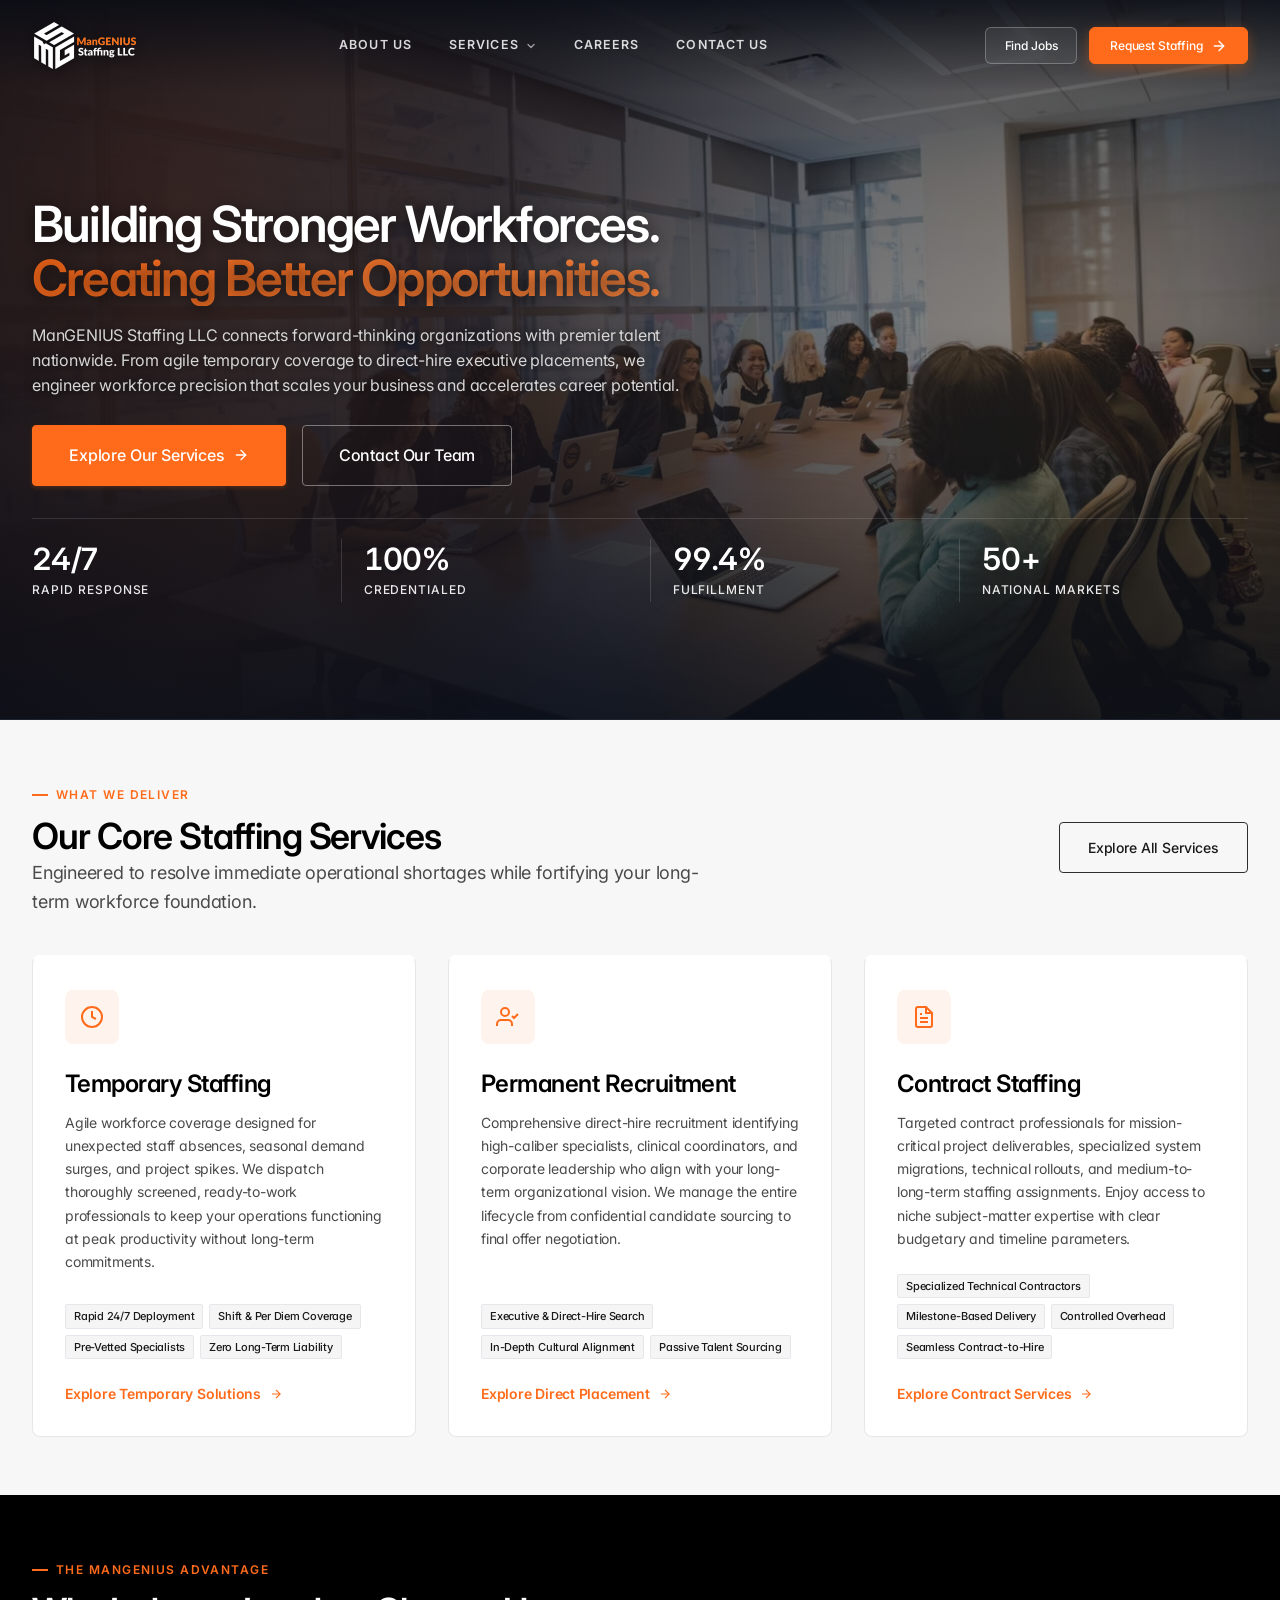
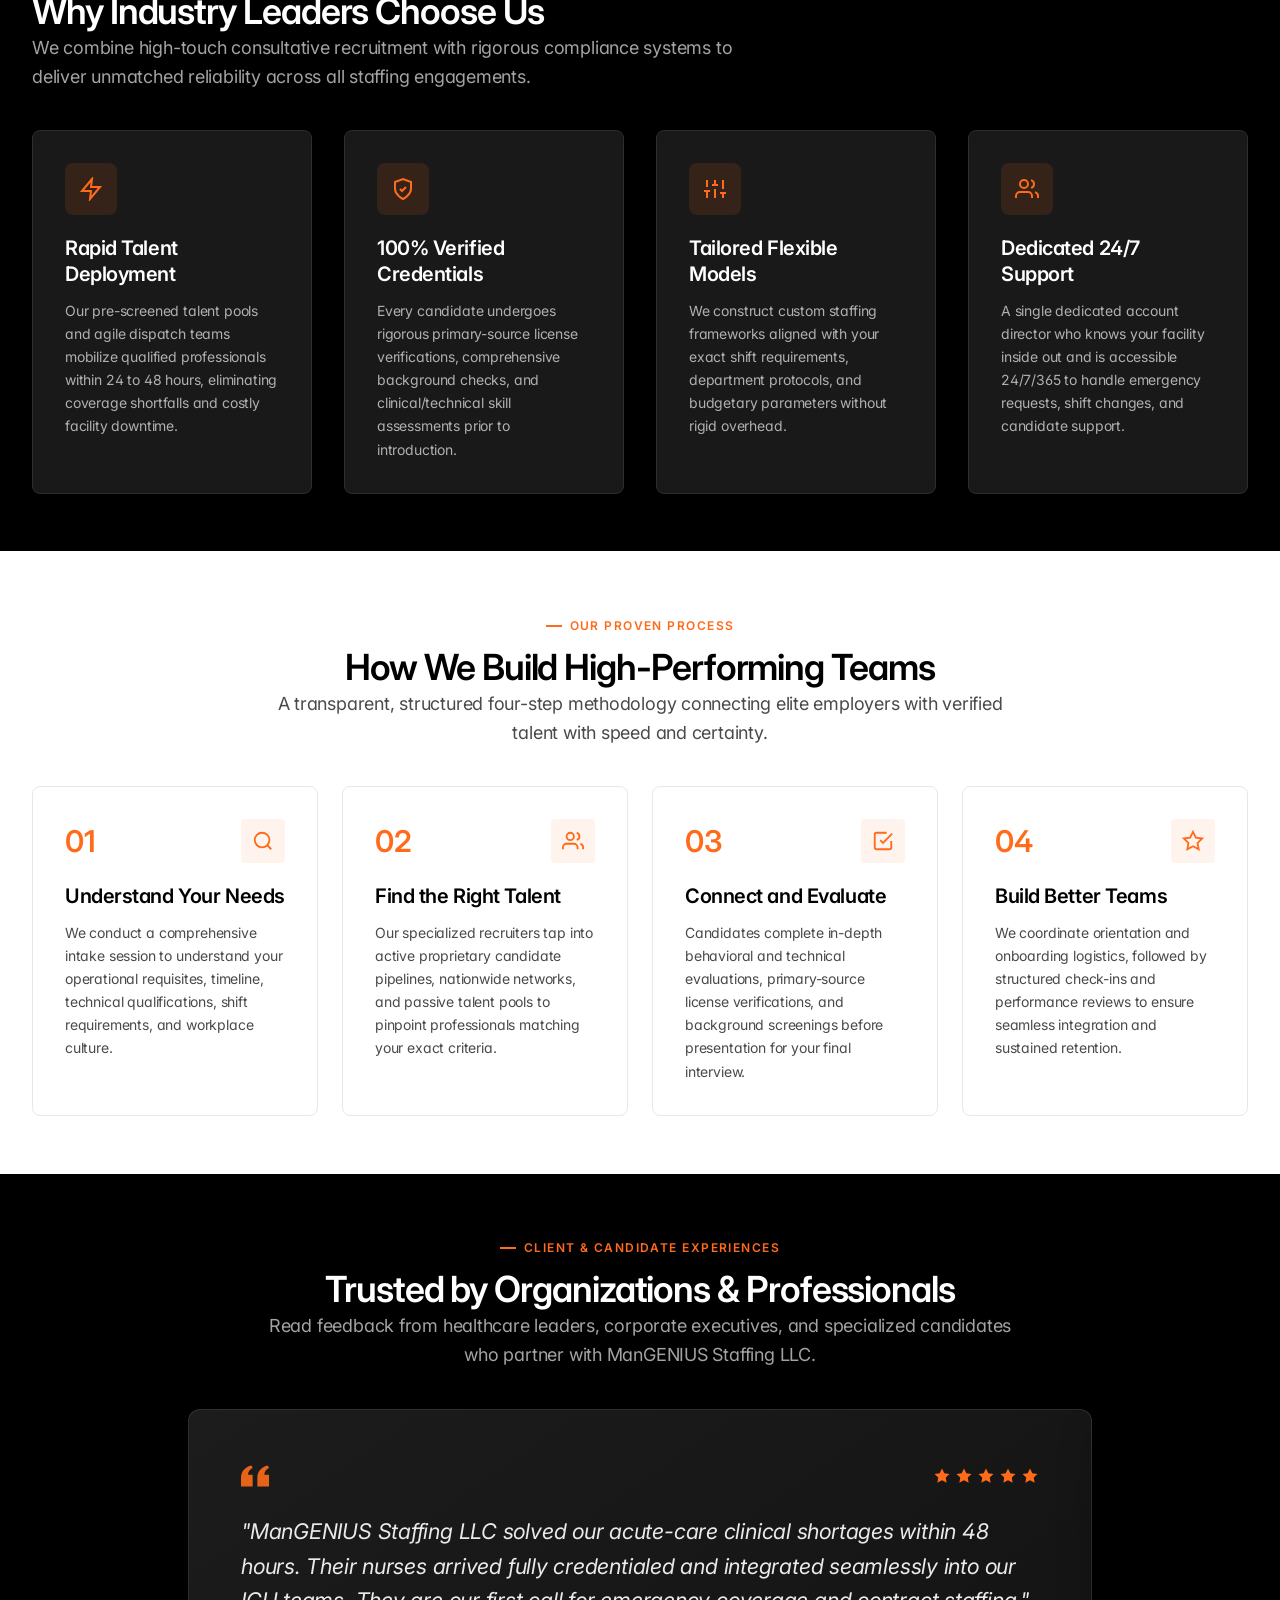
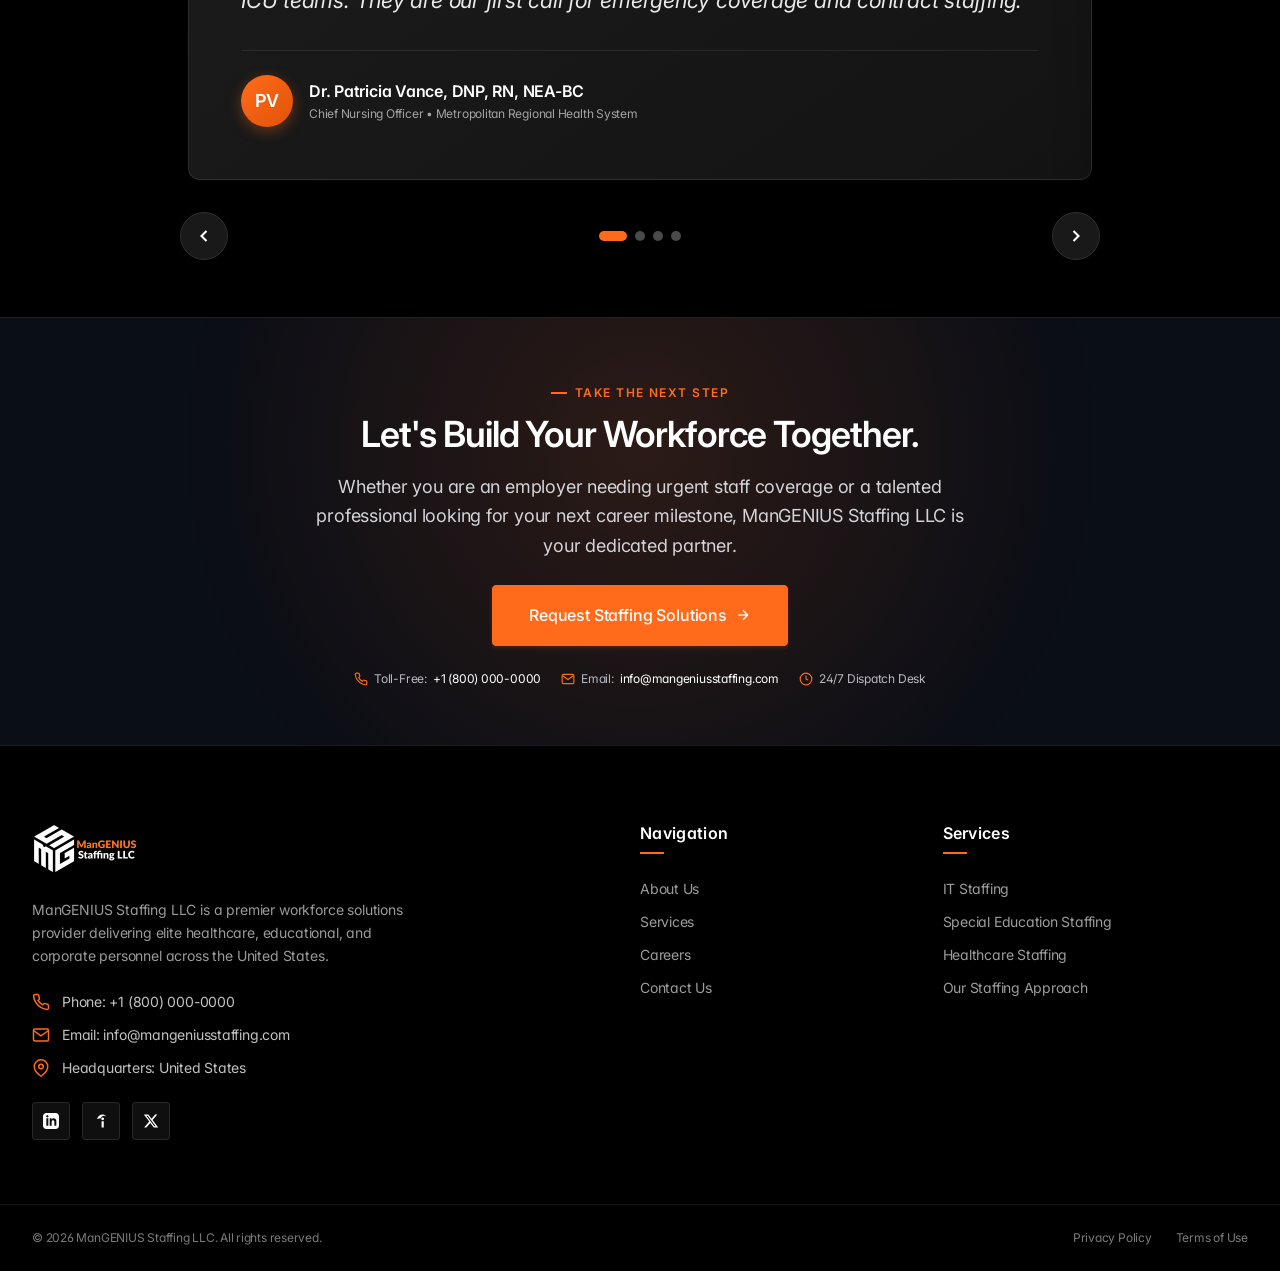
<file: client-website/index.html>
<!DOCTYPE html>
<html lang="en">
<head>
  <meta charset="UTF-8">
  <meta name="viewport" content="width=device-width, initial-scale=1.0">
  <meta http-equiv="X-UA-Compatible" content="ie=edge">
  <title>ManGENIUS Staffing LLC | IT, Special Education &amp; Healthcare Staffing</title>
  <meta name="description" content="ManGENIUS Staffing LLC connects organizations with qualified professionals across Information Technology, Special Education, and Healthcare staffing nationwide.">
  <meta name="robots" content="index, follow">
  <link rel="canonical" href="https://mangenius.org/">

  <!-- Open Graph / Social Sharing -->
  <meta property="og:type" content="website">
  <meta property="og:site_name" content="ManGENIUS Staffing LLC">
  <meta property="og:locale" content="en_US">
  <meta property="og:title" content="ManGENIUS Staffing LLC | IT, Special Education &amp; Healthcare Staffing">
  <meta property="og:description" content="ManGENIUS Staffing LLC connects organizations with qualified professionals across Information Technology, Special Education, and Healthcare staffing nationwide.">
  <meta property="og:url" content="https://mangenius.org/">
  <meta property="og:image" content="https://mangenius.org/images/optimized/brand/og-image.jpg">
  <meta property="og:image:width" content="1200">
  <meta property="og:image:height" content="630">
  <meta property="og:image:alt" content="ManGENIUS Staffing LLC — IT, Special Education &amp; Healthcare Staffing">

  <!-- Twitter / X Card -->
  <meta name="twitter:card" content="summary_large_image">
  <meta name="twitter:title" content="ManGENIUS Staffing LLC | IT, Special Education &amp; Healthcare Staffing">
  <meta name="twitter:description" content="ManGENIUS Staffing LLC connects organizations with qualified professionals across Information Technology, Special Education, and Healthcare staffing nationwide.">
  <meta name="twitter:image" content="https://mangenius.org/images/optimized/brand/og-image.jpg">
  <meta name="twitter:image:alt" content="ManGENIUS Staffing LLC — IT, Special Education &amp; Healthcare Staffing">

  <!-- Preconnect to Google Fonts -->
  <link rel="preconnect" href="https://fonts.googleapis.com">
  <link rel="preconnect" href="https://fonts.gstatic.com" crossorigin>
  <link href="https://fonts.googleapis.com/css2?family=Inter:opsz,wght@14..32,400..700&display=swap" rel="stylesheet">

  <!-- Master Stylesheet -->
  <link rel="stylesheet" href="css/style.css?v=8">

  <!-- Favicons & Web App Manifest -->
  <link rel="icon" href="/assets/favicons/favicon.ico" sizes="any">
  <link rel="icon" type="image/png" sizes="32x32" href="/assets/favicons/favicon-32x32.png">
  <link rel="icon" type="image/png" sizes="16x16" href="/assets/favicons/favicon-16x16.png">
  <link rel="apple-touch-icon" sizes="180x180" href="/assets/favicons/apple-touch-icon.png">
  <link rel="manifest" href="/site.webmanifest">
  <meta name="theme-color" content="#000000">

  <!-- Structured Data -->
  <script type="application/ld+json">
  {
    "@context": "https://schema.org",
    "@type": "Organization",
    "name": "ManGENIUS Staffing LLC",
    "url": "https://mangenius.org/",
    "logo": "https://mangenius.org/images/logo.png",
    "description": "ManGENIUS Staffing LLC connects organizations with qualified professionals across Information Technology, Special Education, and Healthcare staffing.",
    "email": "info@mangeniusstaffing.com",
    "areaServed": "US"
  }
  </script>
</head>
<body>

  <!-- =========================================================================
       1. REUSABLE SITE HEADER & NAVIGATION
       ========================================================================= -->
  <header class="site-header" id="mainHeader">
    <div class="container header-container">
      <!-- Brand Logo -->
      <a href="index.html" class="brand-logo" aria-label="ManGENIUS Staffing LLC Home">
        <picture>
          <source srcset="images/optimized/brand/logo.webp" type="image/webp">
          <img src="images/logo.png" alt="ManGENIUS Staffing LLC Logo" width="212" height="102" decoding="async">
        </picture>
      </a>

      <!-- Primary Desktop Navigation -->
      <nav class="main-nav" aria-label="Primary Navigation">
        <ul class="nav-list">
          <li class="nav-item">
            <a href="about.html" class="nav-link">About Us</a>
          </li>
          <li class="nav-item has-dropdown">
            <a href="services.html" class="nav-link" aria-haspopup="true">
              <span>Services</span>
              <svg class="dropdown-caret" viewBox="0 0 24 24" fill="none" stroke="currentColor" stroke-width="2.5" stroke-linecap="round" stroke-linejoin="round"><polyline points="6 9 12 15 18 9"></polyline></svg>
            </a>
            <div class="dropdown-menu" role="menu">
              <div class="dropdown-item">
                <a href="services.html#it-staffing" class="dropdown-link" role="menuitem">
                  <span class="dropdown-title">IT Staffing</span>
                  <span class="dropdown-desc">Technology professionals supporting digital operations and IT goals.</span>
                </a>
              </div>
              <div class="dropdown-item">
                <a href="services.html#special-education-staffing" class="dropdown-link" role="menuitem">
                  <span class="dropdown-title">Special Education Staffing</span>
                  <span class="dropdown-desc">Dedicated professionals supporting inclusive learning environments.</span>
                </a>
              </div>
              <div class="dropdown-item">
                <a href="services.html#healthcare-staffing" class="dropdown-link" role="menuitem">
                  <span class="dropdown-title">Healthcare Staffing</span>
                  <span class="dropdown-desc">Qualified professionals supporting dependable healthcare services.</span>
                </a>
              </div>
              <div class="dropdown-item">
                <a href="services.html#staffing-approach" class="dropdown-link" role="menuitem">
                  <span class="dropdown-title">Our Staffing Approach</span>
                  <span class="dropdown-desc">Relationship-driven recruitment tailored to organizational needs.</span>
                </a>
              </div>
            </div>
          </li>
          <li class="nav-item">
            <a href="careers.html" class="nav-link">Careers</a>
          </li>
          <li class="nav-item">
            <a href="contact.html" class="nav-link">Contact Us</a>
          </li>
        </ul>
      </nav>

      <!-- Header Action CTAs -->
      <div class="header-actions">
        <a href="careers.html" class="btn btn-outline-white btn-sm">Find Jobs</a>
        <a href="contact.html" class="btn btn-orange btn-sm">
          <span>Request Staffing</span>
          <svg class="icon icon-arrow" viewBox="0 0 24 24" fill="none" stroke="currentColor" stroke-width="2" stroke-linecap="round" stroke-linejoin="round"><line x1="5" y1="12" x2="19" y2="12"></line><polyline points="12 5 19 12 12 19"></polyline></svg>
        </a>
      </div>

      <!-- Mobile Hamburger Button -->
      <button class="mobile-nav-toggle" aria-label="Toggle navigation menu" aria-expanded="false" aria-controls="mobileDrawer">
        <span class="hamburger-line"></span>
        <span class="hamburger-line"></span>
        <span class="hamburger-line"></span>
      </button>
    </div>
  </header>

  <!-- =========================================================================
       3. MOBILE NAVIGATION DRAWER
       ========================================================================= -->
  <div class="mobile-drawer-backdrop" id="mobileDrawerBackdrop"></div>
  <aside class="mobile-drawer" id="mobileDrawer" aria-label="Mobile Navigation">
    <div class="mobile-drawer-header">
      <a href="index.html" class="brand-logo">
        <picture>
          <source srcset="images/optimized/brand/logo.webp" type="image/webp">
          <img src="images/logo.png" alt="ManGENIUS Staffing LLC" width="160" height="77" loading="lazy" decoding="async">
        </picture>
      </a>
      <button class="mobile-drawer-close" aria-label="Close navigation menu">
        <svg width="22" height="22" viewBox="0 0 24 24" fill="none" stroke="currentColor" stroke-width="2" stroke-linecap="round" stroke-linejoin="round"><line x1="18" y1="6" x2="6" y2="18"></line><line x1="6" y1="6" x2="18" y2="18"></line></svg>
      </button>
    </div>

    <ul class="mobile-nav-list">
      <li class="mobile-nav-item">
        <a href="about.html" class="mobile-nav-link">About Us</a>
      </li>
      <li class="mobile-nav-item">
        <div class="flex-between">
          <a href="services.html" class="mobile-nav-link">Services</a>
          <button class="mobile-dropdown-btn" aria-label="Toggle Services submenu" aria-expanded="false">
            <svg width="18" height="18" viewBox="0 0 24 24" fill="none" stroke="currentColor" stroke-width="2"><polyline points="6 9 12 15 18 9"></polyline></svg>
          </button>
        </div>
        <div class="mobile-submenu">
          <a href="services.html#it-staffing">IT Staffing</a>
          <a href="services.html#special-education-staffing">Special Education Staffing</a>
          <a href="services.html#healthcare-staffing">Healthcare Staffing</a>
          <a href="services.html#staffing-approach">Our Staffing Approach</a>
        </div>
      </li>
      <li class="mobile-nav-item">
        <a href="careers.html" class="mobile-nav-link">Careers</a>
      </li>
      <li class="mobile-nav-item">
        <a href="contact.html" class="mobile-nav-link">Contact Us</a>
      </li>
    </ul>

    <div class="mobile-drawer-actions">
      <a href="contact.html" class="btn btn-orange">Request Staffing</a>
      <a href="careers.html" class="btn btn-outline-white">Search Open Jobs</a>
    </div>

    <div class="mobile-drawer-contact">
      <p>Direct: <a href="tel:+18000000000" class="text-white">+1 (800) 000-0000</a></p>
      <p>Email: <a href="mailto:info@mangeniusstaffing.com" class="text-white">info@mangeniusstaffing.com</a></p>
    </div>
  </aside>

  <!-- =========================================================================
       4. MAIN CONTENT AREA (Complete Corporate Homepage)
       ========================================================================= -->
  <main id="mainContent">

    <!-- 1. HERO SECTION (Full Background Image & Live Counting Metrics) -->
    <section class="page-hero home-hero" id="hero">
      <!-- Background Image Media Layer -->
      <div class="hero-bg-media" aria-hidden="true">
        <picture>
          <source type="image/avif" srcset="images/optimized/hero/hero-768.avif 768w, images/optimized/hero/hero-1280.avif 1280w, images/optimized/hero/hero.avif 1920w" sizes="100vw">
          <source type="image/webp" srcset="images/optimized/hero/hero-768.webp 768w, images/optimized/hero/hero-1280.webp 1280w, images/optimized/hero/hero.webp 1920w" sizes="100vw">
          <img src="images/hero.jpg" alt="" class="hero-bg-img" width="1920" height="1080" fetchpriority="high" decoding="async">
        </picture>
        <div class="hero-bg-overlay"></div>
        <div class="hero-bg-glow"></div>
      </div>

      <div class="container hero-container">
        <!-- Hero Text & CTA Content Layer -->
        <div class="hero-content reveal">
          <h1 class="hero-title">
            Building Stronger Workforces.<br>
            <span class="hero-title-accent">Creating Better Opportunities.</span>
          </h1>

          <p class="hero-subtitle">
            ManGENIUS Staffing LLC connects forward-thinking organizations with premier talent nationwide. From agile temporary coverage to direct-hire executive placements, we engineer workforce precision that scales your business and accelerates career potential.
          </p>

          <div class="hero-cta-group">
            <a href="#services" class="btn btn-orange btn-lg">
              <span>Explore Our Services</span>
              <svg class="icon icon-arrow" viewBox="0 0 24 24" fill="none" stroke="currentColor" stroke-width="2" stroke-linecap="round" stroke-linejoin="round"><line x1="5" y1="12" x2="19" y2="12"></line><polyline points="12 5 19 12 12 19"></polyline></svg>
            </a>
            <a href="contact.html" class="btn btn-outline-white btn-lg">Contact Our Team</a>
          </div>
        </div>

        <!-- Live Counting Trust Metrics Strip -->
        <div class="hero-trust-strip reveal reveal-delay-2" id="heroCounters">
          <div class="trust-item">
            <div class="trust-item-text">
              <div class="trust-item-stat">
                <span class="counter" data-target="24" data-decimals="0">0</span><span class="stat-suffix">/7</span>
              </div>
              <span class="trust-item-label">Rapid Response</span>
            </div>
          </div>

          <div class="trust-item">
            <div class="trust-item-text">
              <div class="trust-item-stat">
                <span class="counter" data-target="100" data-decimals="0">0</span><span class="stat-suffix">%</span>
              </div>
              <span class="trust-item-label">Credentialed</span>
            </div>
          </div>

          <div class="trust-item">
            <div class="trust-item-text">
              <div class="trust-item-stat">
                <span class="counter" data-target="99.4" data-decimals="1">0.0</span><span class="stat-suffix">%</span>
              </div>
              <span class="trust-item-label">Fulfillment</span>
            </div>
          </div>

          <div class="trust-item">
            <div class="trust-item-text">
              <div class="trust-item-stat">
                <span class="counter" data-target="50" data-decimals="0">0</span><span class="stat-suffix">+</span>
              </div>
              <span class="trust-item-label">National Markets</span>
            </div>
          </div>
        </div>
      </div>
    </section>

    <!-- 3. SERVICES SECTION -->
    <section class="section bg-light" id="services">
      <div class="container">
        <div class="flex-between reveal" style="flex-wrap: wrap; margin-bottom: clamp(1.75rem, 3vw, 2.5rem); gap: var(--space-4);">
          <div style="max-width: 680px;">
            <span class="eyebrow">What We Deliver</span>
            <h2>Our Core Staffing Services</h2>
            <p class="text-lead">
              Engineered to resolve immediate operational shortages while fortifying your long-term workforce foundation.
            </p>
          </div>
          <a href="services.html" class="btn btn-outline">Explore All Services</a>
        </div>

        <div class="grid grid-3">
          
          <!-- Service 1: Temporary Staffing -->
          <div class="card card-service reveal">
            <div class="card-icon">
              <svg width="24" height="24" viewBox="0 0 24 24" fill="none" stroke="currentColor" stroke-width="2"><circle cx="12" cy="12" r="10"></circle><polyline points="12 6 12 12 16 14"></polyline></svg>
            </div>
            <h3 class="card-title">Temporary Staffing</h3>
            <p class="card-text">
              Agile workforce coverage designed for unexpected staff absences, seasonal demand surges, and project spikes. We dispatch thoroughly screened, ready-to-work professionals to keep your operations functioning at peak productivity without long-term commitments.
            </p>
            <div class="card-service-features">
              <span class="tag">Rapid 24/7 Deployment</span>
              <span class="tag">Shift & Per Diem Coverage</span>
              <span class="tag">Pre-Vetted Specialists</span>
              <span class="tag">Zero Long-Term Liability</span>
            </div>
            <a href="services.html" class="card-link">
              <span>Explore Temporary Solutions</span>
              <svg class="icon" viewBox="0 0 24 24" fill="none" stroke="currentColor" stroke-width="2"><line x1="5" y1="12" x2="19" y2="12"></line><polyline points="12 5 19 12 12 19"></polyline></svg>
            </a>
          </div>

          <!-- Service 2: Permanent Recruitment -->
          <div class="card card-service reveal reveal-delay-1">
            <div class="card-icon">
              <svg width="24" height="24" viewBox="0 0 24 24" fill="none" stroke="currentColor" stroke-width="2"><path d="M16 21v-2a4 4 0 0 0-4-4H5a4 4 0 0 0-4 4v2"></path><circle cx="9" cy="7" r="4"></circle><polyline points="16 11 18 13 22 9"></polyline></svg>
            </div>
            <h3 class="card-title">Permanent Recruitment</h3>
            <p class="card-text">
              Comprehensive direct-hire recruitment identifying high-caliber specialists, clinical coordinators, and corporate leadership who align with your long-term organizational vision. We manage the entire lifecycle from confidential candidate sourcing to final offer negotiation.
            </p>
            <div class="card-service-features">
              <span class="tag">Executive & Direct-Hire Search</span>
              <span class="tag">In-Depth Cultural Alignment</span>
              <span class="tag">Passive Talent Sourcing</span>
            </div>
            <a href="services.html" class="card-link">
              <span>Explore Direct Placement</span>
              <svg class="icon" viewBox="0 0 24 24" fill="none" stroke="currentColor" stroke-width="2"><line x1="5" y1="12" x2="19" y2="12"></line><polyline points="12 5 19 12 12 19"></polyline></svg>
            </a>
          </div>

          <!-- Service 3: Contract Staffing -->
          <div class="card card-service reveal reveal-delay-2">
            <div class="card-icon">
              <svg width="24" height="24" viewBox="0 0 24 24" fill="none" stroke="currentColor" stroke-width="2"><path d="M14 2H6a2 2 0 0 0-2 2v16a2 2 0 0 0 2 2h12a2 2 0 0 0 2-2V8z"></path><polyline points="14 2 14 8 20 8"></polyline><line x1="16" y1="13" x2="8" y2="13"></line><line x1="16" y1="17" x2="8" y2="17"></line><polyline points="10 9 9 9 8 9"></polyline></svg>
            </div>
            <h3 class="card-title">Contract Staffing</h3>
            <p class="card-text">
              Targeted contract professionals for mission-critical project deliverables, specialized system migrations, technical rollouts, and medium-to-long-term staffing assignments. Enjoy access to niche subject-matter expertise with clear budgetary and timeline parameters.
            </p>
            <div class="card-service-features">
              <span class="tag">Specialized Technical Contractors</span>
              <span class="tag">Milestone-Based Delivery</span>
              <span class="tag">Controlled Overhead</span>
              <span class="tag">Seamless Contract-to-Hire</span>
            </div>
            <a href="services.html" class="card-link">
              <span>Explore Contract Services</span>
              <svg class="icon" viewBox="0 0 24 24" fill="none" stroke="currentColor" stroke-width="2"><line x1="5" y1="12" x2="19" y2="12"></line><polyline points="12 5 19 12 12 19"></polyline></svg>
            </a>
          </div>

        </div>
      </div>
    </section>

    <!-- 4. WHY CHOOSE US SECTION -->
    <section class="section bg-black" id="why-choose-us">
      <div class="container">
        <div class="reveal" style="max-width: 720px; margin-bottom: clamp(1.75rem, 3vw, 2.5rem);">
          <span class="eyebrow">The ManGENIUS Advantage</span>
          <h2 class="text-white">Why Industry Leaders Choose Us</h2>
          <p style="color: #A3A3A3; font-size: var(--fs-md);">
            We combine high-touch consultative recruitment with rigorous compliance systems to deliver unmatched reliability across all staffing engagements.
          </p>
        </div>

        <div class="grid grid-4">
          
          <!-- Advantage 1 -->
          <div class="advantage-card reveal">
            <div class="advantage-icon">
              <svg width="24" height="24" viewBox="0 0 24 24" fill="none" stroke="currentColor" stroke-width="2"><polygon points="13 2 3 14 12 14 11 22 21 10 12 10 13 2"></polygon></svg>
            </div>
            <h3 class="advantage-title">Rapid Talent Deployment</h3>
            <p class="advantage-desc">
              Our pre-screened talent pools and agile dispatch teams mobilize qualified professionals within 24 to 48 hours, eliminating coverage shortfalls and costly facility downtime.
            </p>
          </div>

          <!-- Advantage 2 -->
          <div class="advantage-card reveal reveal-delay-1">
            <div class="advantage-icon">
              <svg width="24" height="24" viewBox="0 0 24 24" fill="none" stroke="currentColor" stroke-width="2"><path d="M12 22s8-4 8-10V5l-8-3-8 3v7c0 6 8 10 8 10z"></path><polyline points="9 12 11 14 15 10"></polyline></svg>
            </div>
            <h3 class="advantage-title">100% Verified Credentials</h3>
            <p class="advantage-desc">
              Every candidate undergoes rigorous primary-source license verifications, comprehensive background checks, and clinical/technical skill assessments prior to introduction.
            </p>
          </div>

          <!-- Advantage 3 -->
          <div class="advantage-card reveal reveal-delay-2">
            <div class="advantage-icon">
              <svg width="24" height="24" viewBox="0 0 24 24" fill="none" stroke="currentColor" stroke-width="2"><line x1="4" y1="21" x2="4" y2="14"></line><line x1="4" y1="10" x2="4" y2="3"></line><line x1="12" y1="21" x2="12" y2="12"></line><line x1="12" y1="8" x2="12" y2="3"></line><line x1="20" y1="21" x2="20" y2="16"></line><line x1="20" y1="12" x2="20" y2="3"></line><line x1="1" y1="14" x2="7" y2="14"></line><line x1="9" y1="8" x2="15" y2="8"></line><line x1="17" y1="16" x2="23" y2="16"></line></svg>
            </div>
            <h3 class="advantage-title">Tailored Flexible Models</h3>
            <p class="advantage-desc">
              We construct custom staffing frameworks aligned with your exact shift requirements, department protocols, and budgetary parameters without rigid overhead.
            </p>
          </div>

          <!-- Advantage 4 -->
          <div class="advantage-card reveal reveal-delay-3">
            <div class="advantage-icon">
              <svg width="24" height="24" viewBox="0 0 24 24" fill="none" stroke="currentColor" stroke-width="2"><path d="M17 21v-2a4 4 0 0 0-4-4H5a4 4 0 0 0-4 4v2"></path><circle cx="9" cy="7" r="4"></circle><path d="M23 21v-2a4 4 0 0 0-3-3.87"></path><path d="M16 3.13a4 4 0 0 1 0 7.75"></path></svg>
            </div>
            <h3 class="advantage-title">Dedicated 24/7 Support</h3>
            <p class="advantage-desc">
              A single dedicated account director who knows your facility inside out and is accessible 24/7/365 to handle emergency requests, shift changes, and candidate support.
            </p>
          </div>

        </div>
      </div>
    </section>

    <!-- 5. HOW IT WORKS SECTION -->
    <section class="section bg-white" id="how-it-works">
      <div class="container">
        <div class="reveal" style="text-align: center; max-width: 760px; margin: 0 auto clamp(1.75rem, 3vw, 2.5rem);">
          <span class="eyebrow" style="justify-content: center;">Our Proven Process</span>
          <h2>How We Build High-Performing Teams</h2>
          <p class="text-lead">
            A transparent, structured four-step methodology connecting elite employers with verified talent with speed and certainty.
          </p>
        </div>

        <div class="process-grid">
          
          <!-- Step 1 -->
          <div class="step-card reveal">
            <div class="step-header">
              <span class="step-number">01</span>
              <div class="step-icon-wrapper">
                <svg width="22" height="22" viewBox="0 0 24 24" fill="none" stroke="currentColor" stroke-width="2"><circle cx="11" cy="11" r="8"></circle><line x1="21" y1="21" x2="16.65" y2="16.65"></line></svg>
              </div>
            </div>
            <h3 class="step-title">Understand Your Needs</h3>
            <p class="step-desc">
              We conduct a comprehensive intake session to understand your operational requisites, timeline, technical qualifications, shift requirements, and workplace culture.
            </p>
          </div>

          <!-- Step 2 -->
          <div class="step-card reveal reveal-delay-1">
            <div class="step-header">
              <span class="step-number">02</span>
              <div class="step-icon-wrapper">
                <svg width="22" height="22" viewBox="0 0 24 24" fill="none" stroke="currentColor" stroke-width="2"><path d="M17 21v-2a4 4 0 0 0-4-4H5a4 4 0 0 0-4 4v2"></path><circle cx="9" cy="7" r="4"></circle><path d="M23 21v-2a4 4 0 0 0-3-3.87"></path><path d="M16 3.13a4 4 0 0 1 0 7.75"></path></svg>
              </div>
            </div>
            <h3 class="step-title">Find the Right Talent</h3>
            <p class="step-desc">
              Our specialized recruiters tap into active proprietary candidate pipelines, nationwide networks, and passive talent pools to pinpoint professionals matching your exact criteria.
            </p>
          </div>

          <!-- Step 3 -->
          <div class="step-card reveal reveal-delay-2">
            <div class="step-header">
              <span class="step-number">03</span>
              <div class="step-icon-wrapper">
                <svg width="22" height="22" viewBox="0 0 24 24" fill="none" stroke="currentColor" stroke-width="2"><path d="M9 11l3 3L22 4"></path><path d="M21 12v7a2 2 0 0 1-2 2H5a2 2 0 0 1-2-2V5a2 2 0 0 1 2-2h11"></path></svg>
              </div>
            </div>
            <h3 class="step-title">Connect and Evaluate</h3>
            <p class="step-desc">
              Candidates complete in-depth behavioral and technical evaluations, primary-source license verifications, and background screenings before presentation for your final interview.
            </p>
          </div>

          <!-- Step 4 -->
          <div class="step-card reveal reveal-delay-3">
            <div class="step-header">
              <span class="step-number">04</span>
              <div class="step-icon-wrapper">
                <svg width="22" height="22" viewBox="0 0 24 24" fill="none" stroke="currentColor" stroke-width="2"><polygon points="12 2 15.09 8.26 22 9.27 17 14.14 18.18 21.02 12 17.77 5.82 21.02 7 14.14 2 9.27 8.91 8.26 12 2"></polygon></svg>
              </div>
            </div>
            <h3 class="step-title">Build Better Teams</h3>
            <p class="step-desc">
              We coordinate orientation and onboarding logistics, followed by structured check-ins and performance reviews to ensure seamless integration and sustained retention.
            </p>
          </div>

        </div>
      </div>
    </section>

    <!-- 7. TESTIMONIALS SECTION (Functional Carousel) -->
    <section class="section bg-black" id="testimonials">
      <div class="container">
        <div class="reveal" style="text-align: center; max-width: 760px; margin: 0 auto clamp(1.75rem, 3vw, 2.5rem);">
          <span class="eyebrow" style="justify-content: center;">Client &amp; Candidate Experiences</span>
          <h2 class="text-white">Trusted by Organizations &amp; Professionals</h2>
          <p style="color: #A3A3A3; font-size: var(--fs-md);">
            Read feedback from healthcare leaders, corporate executives, and specialized candidates who partner with ManGENIUS Staffing LLC.
          </p>
        </div>

        <div class="testimonial-section-container reveal reveal-delay-1">
          <!-- Carousel Root Component -->
          <div class="testimonial-carousel" role="region" aria-roledescription="carousel" aria-label="Client and Candidate Testimonials">
            <div class="carousel-track">
              
              <!-- Slide 1: Hospital Chief Nursing Officer -->
              <div class="carousel-slide" role="group" aria-roledescription="slide" aria-label="1 of 4">
                <div class="testimonial-card">
                  <div class="testimonial-card-top">
                    <div class="testimonial-quote-icon" aria-hidden="true">
                      <svg width="28" height="28" viewBox="0 0 24 24" fill="currentColor">
                        <path d="M14.017 21v-7.391c0-5.704 3.731-9.57 8.983-10.609l.995 2.151c-2.432.917-3.995 3.638-3.995 5.849h4v10h-9.983zm-14.017 0v-7.391c0-5.704 3.748-9.57 9-10.609l.996 2.151c-2.433.917-3.996 3.638-3.996 5.849h3.983v10h-9.983z"/>
                      </svg>
                    </div>
                    <div class="testimonial-stars" aria-label="Rated 5 out of 5 stars">
                      <svg width="18" height="18" viewBox="0 0 24 24" fill="currentColor"><polygon points="12 2 15.09 8.26 22 9.27 17 14.14 18.18 21.02 12 17.77 5.82 21.02 7 14.14 2 9.27 8.91 8.26 12 2"></polygon></svg>
                      <svg width="18" height="18" viewBox="0 0 24 24" fill="currentColor"><polygon points="12 2 15.09 8.26 22 9.27 17 14.14 18.18 21.02 12 17.77 5.82 21.02 7 14.14 2 9.27 8.91 8.26 12 2"></polygon></svg>
                      <svg width="18" height="18" viewBox="0 0 24 24" fill="currentColor"><polygon points="12 2 15.09 8.26 22 9.27 17 14.14 18.18 21.02 12 17.77 5.82 21.02 7 14.14 2 9.27 8.91 8.26 12 2"></polygon></svg>
                      <svg width="18" height="18" viewBox="0 0 24 24" fill="currentColor"><polygon points="12 2 15.09 8.26 22 9.27 17 14.14 18.18 21.02 12 17.77 5.82 21.02 7 14.14 2 9.27 8.91 8.26 12 2"></polygon></svg>
                      <svg width="18" height="18" viewBox="0 0 24 24" fill="currentColor"><polygon points="12 2 15.09 8.26 22 9.27 17 14.14 18.18 21.02 12 17.77 5.82 21.02 7 14.14 2 9.27 8.91 8.26 12 2"></polygon></svg>
                    </div>
                  </div>
                  <blockquote class="testimonial-quote">
                    "ManGENIUS Staffing LLC solved our acute-care clinical shortages within 48 hours. Their nurses arrived fully credentialed and integrated seamlessly into our ICU teams. They are our first call for emergency coverage and contract staffing."
                  </blockquote>
                  <div class="testimonial-author">
                    <div class="testimonial-avatar">PV</div>
                    <div>
                      <div class="testimonial-author-name">Dr. Patricia Vance, DNP, RN, NEA-BC</div>
                      <div class="testimonial-author-role">Chief Nursing Officer • Metropolitan Regional Health System</div>
                    </div>
                  </div>
                </div>
              </div>

              <!-- Slide 2: Tech VP of Engineering -->
              <div class="carousel-slide" role="group" aria-roledescription="slide" aria-label="2 of 4">
                <div class="testimonial-card">
                  <div class="testimonial-card-top">
                    <div class="testimonial-quote-icon" aria-hidden="true">
                      <svg width="28" height="28" viewBox="0 0 24 24" fill="currentColor">
                        <path d="M14.017 21v-7.391c0-5.704 3.731-9.57 8.983-10.609l.995 2.151c-2.432.917-3.995 3.638-3.995 5.849h4v10h-9.983zm-14.017 0v-7.391c0-5.704 3.748-9.57 9-10.609l.996 2.151c-2.433.917-3.996 3.638-3.996 5.849h3.983v10h-9.983z"/>
                      </svg>
                    </div>
                    <div class="testimonial-stars" aria-label="Rated 5 out of 5 stars">
                      <svg width="18" height="18" viewBox="0 0 24 24" fill="currentColor"><polygon points="12 2 15.09 8.26 22 9.27 17 14.14 18.18 21.02 12 17.77 5.82 21.02 7 14.14 2 9.27 8.91 8.26 12 2"></polygon></svg>
                      <svg width="18" height="18" viewBox="0 0 24 24" fill="currentColor"><polygon points="12 2 15.09 8.26 22 9.27 17 14.14 18.18 21.02 12 17.77 5.82 21.02 7 14.14 2 9.27 8.91 8.26 12 2"></polygon></svg>
                      <svg width="18" height="18" viewBox="0 0 24 24" fill="currentColor"><polygon points="12 2 15.09 8.26 22 9.27 17 14.14 18.18 21.02 12 17.77 5.82 21.02 7 14.14 2 9.27 8.91 8.26 12 2"></polygon></svg>
                      <svg width="18" height="18" viewBox="0 0 24 24" fill="currentColor"><polygon points="12 2 15.09 8.26 22 9.27 17 14.14 18.18 21.02 12 17.77 5.82 21.02 7 14.14 2 9.27 8.91 8.26 12 2"></polygon></svg>
                      <svg width="18" height="18" viewBox="0 0 24 24" fill="currentColor"><polygon points="12 2 15.09 8.26 22 9.27 17 14.14 18.18 21.02 12 17.77 5.82 21.02 7 14.14 2 9.27 8.91 8.26 12 2"></polygon></svg>
                    </div>
                  </div>
                  <blockquote class="testimonial-quote">
                    "Finding high-caliber DevOps and cybersecurity architects was holding back our cloud migration. ManGENIUS delivered vetted contractors who hit the ground running on day one with zero ramp-up friction."
                  </blockquote>
                  <div class="testimonial-author">
                    <div class="testimonial-avatar">MS</div>
                    <div>
                      <div class="testimonial-author-name">Marcus Sterling</div>
                      <div class="testimonial-author-role">VP of Software Engineering • NexaCore Cloud Systems</div>
                    </div>
                  </div>
                </div>
              </div>

              <!-- Slide 3: School District Director -->
              <div class="carousel-slide" role="group" aria-roledescription="slide" aria-label="3 of 4">
                <div class="testimonial-card">
                  <div class="testimonial-card-top">
                    <div class="testimonial-quote-icon" aria-hidden="true">
                      <svg width="28" height="28" viewBox="0 0 24 24" fill="currentColor">
                        <path d="M14.017 21v-7.391c0-5.704 3.731-9.57 8.983-10.609l.995 2.151c-2.432.917-3.995 3.638-3.995 5.849h4v10h-9.983zm-14.017 0v-7.391c0-5.704 3.748-9.57 9-10.609l.996 2.151c-2.433.917-3.996 3.638-3.996 5.849h3.983v10h-9.983z"/>
                      </svg>
                    </div>
                    <div class="testimonial-stars" aria-label="Rated 5 out of 5 stars">
                      <svg width="18" height="18" viewBox="0 0 24 24" fill="currentColor"><polygon points="12 2 15.09 8.26 22 9.27 17 14.14 18.18 21.02 12 17.77 5.82 21.02 7 14.14 2 9.27 8.91 8.26 12 2"></polygon></svg>
                      <svg width="18" height="18" viewBox="0 0 24 24" fill="currentColor"><polygon points="12 2 15.09 8.26 22 9.27 17 14.14 18.18 21.02 12 17.77 5.82 21.02 7 14.14 2 9.27 8.91 8.26 12 2"></polygon></svg>
                      <svg width="18" height="18" viewBox="0 0 24 24" fill="currentColor"><polygon points="12 2 15.09 8.26 22 9.27 17 14.14 18.18 21.02 12 17.77 5.82 21.02 7 14.14 2 9.27 8.91 8.26 12 2"></polygon></svg>
                      <svg width="18" height="18" viewBox="0 0 24 24" fill="currentColor"><polygon points="12 2 15.09 8.26 22 9.27 17 14.14 18.18 21.02 12 17.77 5.82 21.02 7 14.14 2 9.27 8.91 8.26 12 2"></polygon></svg>
                      <svg width="18" height="18" viewBox="0 0 24 24" fill="currentColor"><polygon points="12 2 15.09 8.26 22 9.27 17 14.14 18.18 21.02 12 17.77 5.82 21.02 7 14.14 2 9.27 8.91 8.26 12 2"></polygon></svg>
                    </div>
                  </div>
                  <blockquote class="testimonial-quote">
                    "The specialized educators and speech-language pathologists supplied by ManGENIUS have been indispensable. Their dedication to student outcomes, prompt credentialing, and compliance is second to none."
                  </blockquote>
                  <div class="testimonial-author">
                    <div class="testimonial-avatar">ER</div>
                    <div>
                      <div class="testimonial-author-name">Elena Rostova</div>
                      <div class="testimonial-author-role">Director of Student Services • Crestview Public School District</div>
                    </div>
                  </div>
                </div>
              </div>

              <!-- Slide 4: Travel Nurse Candidate -->
              <div class="carousel-slide" role="group" aria-roledescription="slide" aria-label="4 of 4">
                <div class="testimonial-card">
                  <div class="testimonial-card-top">
                    <div class="testimonial-quote-icon" aria-hidden="true">
                      <svg width="28" height="28" viewBox="0 0 24 24" fill="currentColor">
                        <path d="M14.017 21v-7.391c0-5.704 3.731-9.57 8.983-10.609l.995 2.151c-2.432.917-3.995 3.638-3.995 5.849h4v10h-9.983zm-14.017 0v-7.391c0-5.704 3.748-9.57 9-10.609l.996 2.151c-2.433.917-3.996 3.638-3.996 5.849h3.983v10h-9.983z"/>
                      </svg>
                    </div>
                    <div class="testimonial-stars" aria-label="Rated 5 out of 5 stars">
                      <svg width="18" height="18" viewBox="0 0 24 24" fill="currentColor"><polygon points="12 2 15.09 8.26 22 9.27 17 14.14 18.18 21.02 12 17.77 5.82 21.02 7 14.14 2 9.27 8.91 8.26 12 2"></polygon></svg>
                      <svg width="18" height="18" viewBox="0 0 24 24" fill="currentColor"><polygon points="12 2 15.09 8.26 22 9.27 17 14.14 18.18 21.02 12 17.77 5.82 21.02 7 14.14 2 9.27 8.91 8.26 12 2"></polygon></svg>
                      <svg width="18" height="18" viewBox="0 0 24 24" fill="currentColor"><polygon points="12 2 15.09 8.26 22 9.27 17 14.14 18.18 21.02 12 17.77 5.82 21.02 7 14.14 2 9.27 8.91 8.26 12 2"></polygon></svg>
                      <svg width="18" height="18" viewBox="0 0 24 24" fill="currentColor"><polygon points="12 2 15.09 8.26 22 9.27 17 14.14 18.18 21.02 12 17.77 5.82 21.02 7 14.14 2 9.27 8.91 8.26 12 2"></polygon></svg>
                      <svg width="18" height="18" viewBox="0 0 24 24" fill="currentColor"><polygon points="12 2 15.09 8.26 22 9.27 17 14.14 18.18 21.02 12 17.77 5.82 21.02 7 14.14 2 9.27 8.91 8.26 12 2"></polygon></svg>
                    </div>
                  </div>
                  <blockquote class="testimonial-quote">
                    "Working with ManGENIUS has been the best career move I've made. My recruiter is available around the clock, pay is always transparent and on time, and the assignment choices are top-tier."
                  </blockquote>
                  <div class="testimonial-author">
                    <div class="testimonial-avatar">DR</div>
                    <div>
                      <div class="testimonial-author-name">David Reynolds, BSN, RN, CCRN</div>
                      <div class="testimonial-author-role">Travel Critical Care Specialist • Placement: Level-1 Trauma Center</div>
                    </div>
                  </div>
                </div>
              </div>

            </div>
          </div>

          <!-- Carousel Controls: Prev/Next & Dots -->
          <div class="carousel-controls">
            <button class="carousel-btn carousel-prev" aria-label="Previous testimonial slide">
              <svg width="20" height="20" viewBox="0 0 24 24" fill="none" stroke="currentColor" stroke-width="2.5"><polyline points="15 18 9 12 15 6"></polyline></svg>
            </button>

            <div class="carousel-dots" role="tablist" aria-label="Testimonial navigation dots"></div>

            <button class="carousel-btn carousel-next" aria-label="Next testimonial slide">
              <svg width="20" height="20" viewBox="0 0 24 24" fill="none" stroke="currentColor" stroke-width="2.5"><polyline points="9 18 15 12 9 6"></polyline></svg>
            </button>
          </div>
        </div>
      </div>
    </section>

    <!-- 8. CORPORATE CALL TO ACTION (CTA) SECTION -->
    <section class="section bg-dark cta-fixed-bg" id="cta" style="border-top: 1px solid rgba(255, 255, 255, 0.08); position: relative; overflow: hidden;">
      <div style="position: absolute; inset: 0; background: radial-gradient(circle at 50% 30%, rgba(255, 107, 26, 0.14) 0%, transparent 65%); pointer-events: none;"></div>
      
      <div class="container" style="position: relative; z-index: 2;">
        <div class="reveal" style="max-width: 760px; margin: 0 auto; text-align: center;">
          <span class="eyebrow" style="justify-content: center;">Take The Next Step</span>
          <h2 class="text-white" style="margin-bottom: var(--space-4);">Let's Build Your Workforce Together.</h2>
          <p style="color: #D4D4D8; font-size: var(--fs-md); line-height: var(--lh-relaxed); margin: 0 auto var(--space-6); max-width: 660px;">
            Whether you are an employer needing urgent staff coverage or a talented professional looking for your next career milestone, ManGENIUS Staffing LLC is your dedicated partner.
          </p>

          <div style="display: flex; justify-content: center; margin-bottom: var(--space-6);">
            <a href="contact.html" class="btn btn-orange btn-lg">
              <span>Request Staffing Solutions</span>
              <svg class="icon icon-arrow" viewBox="0 0 24 24" fill="none" stroke="currentColor" stroke-width="2"><line x1="5" y1="12" x2="19" y2="12"></line><polyline points="12 5 19 12 12 19"></polyline></svg>
            </a>
          </div>
          
          <div style="display: flex; flex-wrap: wrap; justify-content: center; gap: var(--space-5); font-size: var(--fs-xs); color: #B8B8C0;">
            <span style="display: inline-flex; align-items: center; gap: 6px;">
              <svg width="14" height="14" viewBox="0 0 24 24" fill="none" stroke="currentColor" stroke-width="2" style="color: var(--color-orange);"><path d="M22 16.92v3a2 2 0 0 1-2.18 2 19.79 19.79 0 0 1-8.63-3.07 19.5 19.5 0 0 1-6-6 19.79 19.79 0 0 1-3.07-8.67A2 2 0 0 1 4.11 2h3a2 2 0 0 1 2 1.72 12.84 12.84 0 0 0 .7 2.81 2 2 0 0 1-.45 2.11L8.09 9.91a16 16 0 0 0 6 6l1.27-1.27a2 2 0 0 1 2.11-.45 12.84 12.84 0 0 0 2.81.7A2 2 0 0 1 22 16.92z"></path></svg>
              Toll-Free: <a href="tel:+18000000000" style="color: #FFFFFF;">+1 (800) 000-0000</a>
            </span>
            <span style="display: inline-flex; align-items: center; gap: 6px;">
              <svg width="14" height="14" viewBox="0 0 24 24" fill="none" stroke="currentColor" stroke-width="2" style="color: var(--color-orange);"><path d="M4 4h16c1.1 0 2 .9 2 2v12c0 1.1-.9 2-2 2H4c-1.1 0-2-.9-2-2V6c0-1.1.9-2 2-2z"></path><polyline points="22,6 12,13 2,6"></polyline></svg>
              Email: <a href="mailto:info@mangeniusstaffing.com" style="color: #FFFFFF;">info@mangeniusstaffing.com</a>
            </span>
            <span style="display: inline-flex; align-items: center; gap: 6px;">
              <svg width="14" height="14" viewBox="0 0 24 24" fill="none" stroke="currentColor" stroke-width="2" style="color: var(--color-orange);"><circle cx="12" cy="12" r="10"></circle><polyline points="12 6 12 12 16 14"></polyline></svg>
              24/7 Dispatch Desk
            </span>
          </div>
        </div>
      </div>
    </section>

  </main>

  <!-- =========================================================================
       5. REUSABLE SITE FOOTER (Corporate 4-Column Layout)
       ========================================================================= -->
  <footer class="site-footer" id="mainFooter">
    <div class="footer-top">
      <div class="container">
        <div class="footer-grid">
          
          <!-- Column 1: Brand Info -->
          <div class="footer-brand">
            <a href="index.html" class="footer-logo">
              <picture>
                <source srcset="images/optimized/brand/logo.webp" type="image/webp">
                <img src="images/logo.png" alt="ManGENIUS Staffing LLC Logo" width="180" height="86" loading="lazy" decoding="async">
              </picture>
            </a>
            <p class="footer-about">
              ManGENIUS Staffing LLC is a premier workforce solutions provider delivering elite healthcare, educational, and corporate personnel across the United States.
            </p>
            
            <!-- Editable Contact Details -->
            <div class="footer-contact-list">
              <div class="footer-contact-item">
                <svg viewBox="0 0 24 24" fill="none" stroke="currentColor" stroke-width="2"><path d="M22 16.92v3a2 2 0 0 1-2.18 2 19.79 19.79 0 0 1-8.63-3.07 19.5 19.5 0 0 1-6-6 19.79 19.79 0 0 1-3.07-8.67A2 2 0 0 1 4.11 2h3a2 2 0 0 1 2 1.72 12.84 12.84 0 0 0 .7 2.81 2 2 0 0 1-.45 2.11L8.09 9.91a16 16 0 0 0 6 6l1.27-1.27a2 2 0 0 1 2.11-.45 12.84 12.84 0 0 0 2.81.7A2 2 0 0 1 22 16.92z"></path></svg>
                <span>Phone: <a href="tel:+18000000000">+1 (800) 000-0000</a></span>
              </div>
              <div class="footer-contact-item">
                <svg viewBox="0 0 24 24" fill="none" stroke="currentColor" stroke-width="2"><path d="M4 4h16c1.1 0 2 .9 2 2v12c0 1.1-.9 2-2 2H4c-1.1 0-2-.9-2-2V6c0-1.1.9-2 2-2z"></path><polyline points="22,6 12,13 2,6"></polyline></svg>
                <span>Email: <a href="mailto:info@mangeniusstaffing.com">info@mangeniusstaffing.com</a></span>
              </div>
              <div class="footer-contact-item">
                <svg viewBox="0 0 24 24" fill="none" stroke="currentColor" stroke-width="2"><path d="M21 10c0 7-9 13-9 13s-9-6-9-13a9 9 0 0 1 18 0z"></path><circle cx="12" cy="10" r="3"></circle></svg>
                <span>Headquarters: United States</span>
              </div>
            </div>

            <div class="footer-socials">
              <a href="https://www.linkedin.com/" target="_blank" rel="noopener noreferrer" class="social-icon-btn" aria-label="LinkedIn">
                <svg viewBox="0 0 24 24" fill="currentColor"><path d="M19 0h-14c-2.761 0-5 2.239-5 5v14c0 2.761 2.239 5 5 5h14c2.762 0 5-2.239 5-5v-14c0-2.761-2.238-5-5-5zm-11 19h-3v-11h3v11zm-1.5-12.268c-.966 0-1.75-.79-1.75-1.764s.784-1.764 1.75-1.764 1.75.79 1.75 1.764-.783 1.764-1.75 1.764zm13.5 12.268h-3v-5.604c0-3.368-4-3.113-4 0v5.604h-3v-11h3v1.765c1.396-2.586 7-2.777 7 2.476v6.759z"/></svg>
              </a>
              <a href="https://www.indeed.com/" target="_blank" rel="noopener noreferrer" class="social-icon-btn" aria-label="Indeed">
                <svg viewBox="0 0 24 24" fill="currentColor"><path d="M14.22 2.25c-3.79 0-7.03 2.58-7.95 6.26-.08.31.18.59.48.46 1.48-.66 3.16-1.08 4.86-1.15.65-2.06 2.57-3.54 4.84-3.54.9 0 1.74.24 2.46.66.27.16.6-.1.49-.4C18.56 3.18 16.53 2.25 14.22 2.25zm.28 4.35a2.1 2.1 0 1 0 0 4.2 2.1 2.1 0 0 0 0-4.2zm-1.65 5.65v9.5h3.3v-9.5h-3.3z"/></svg>
              </a>
              <a href="https://twitter.com/" target="_blank" rel="noopener noreferrer" class="social-icon-btn" aria-label="Twitter">
                <svg viewBox="0 0 24 24" fill="currentColor"><path d="M18.244 2.25h3.308l-7.227 8.26 8.502 11.24H16.17l-5.214-6.817L4.99 21.75H1.68l7.73-8.835L1.254 2.25H8.08l4.713 6.231zm-1.161 17.52h1.833L7.084 4.126H5.117z"/></svg>
              </a>
            </div>
          </div>

          <!-- Column 2: Navigation Links -->
          <div>
            <h3 class="footer-col-title">Navigation</h3>
            <ul class="footer-links">
              <li><a href="about.html">About Us</a></li>
              <li><a href="services.html">Services</a></li>
              <li><a href="careers.html">Careers</a></li>
              <li><a href="contact.html">Contact Us</a></li>
            </ul>
          </div>

          <!-- Column 3: Staffing Services -->
          <div>
            <h3 class="footer-col-title">Services</h3>
            <ul class="footer-links">
              <li><a href="services.html#it-staffing">IT Staffing</a></li>
              <li><a href="services.html#special-education-staffing">Special Education Staffing</a></li>
              <li><a href="services.html#healthcare-staffing">Healthcare Staffing</a></li>
              <li><a href="services.html#staffing-approach">Our Staffing Approach</a></li>
            </ul>
          </div>

        </div>
      </div>
    </div>
    <!-- Bottom Legal Bar -->
    <div class="footer-bottom">
      <div class="container footer-bottom-content">
        <div>
          &copy; 2026 ManGENIUS Staffing LLC. All rights reserved.
        </div>
        <div class="footer-legal-links">
          <a href="privacy-policy.html">Privacy Policy</a>
          <a href="terms-of-use.html">Terms of Use</a>
        </div>
      </div>
    </div>
  </footer>

  <!-- Floating Back to Top Button -->
  <button class="back-to-top" aria-label="Back to top">
    <svg viewBox="0 0 24 24" fill="none" stroke="currentColor" stroke-width="2.5" stroke-linecap="round" stroke-linejoin="round"><polyline points="18 15 12 9 6 15"></polyline></svg>
  </button>

  <!-- Master JavaScript Foundation -->
  <script src="js/script.js"></script>
</body>
</html>
</file>
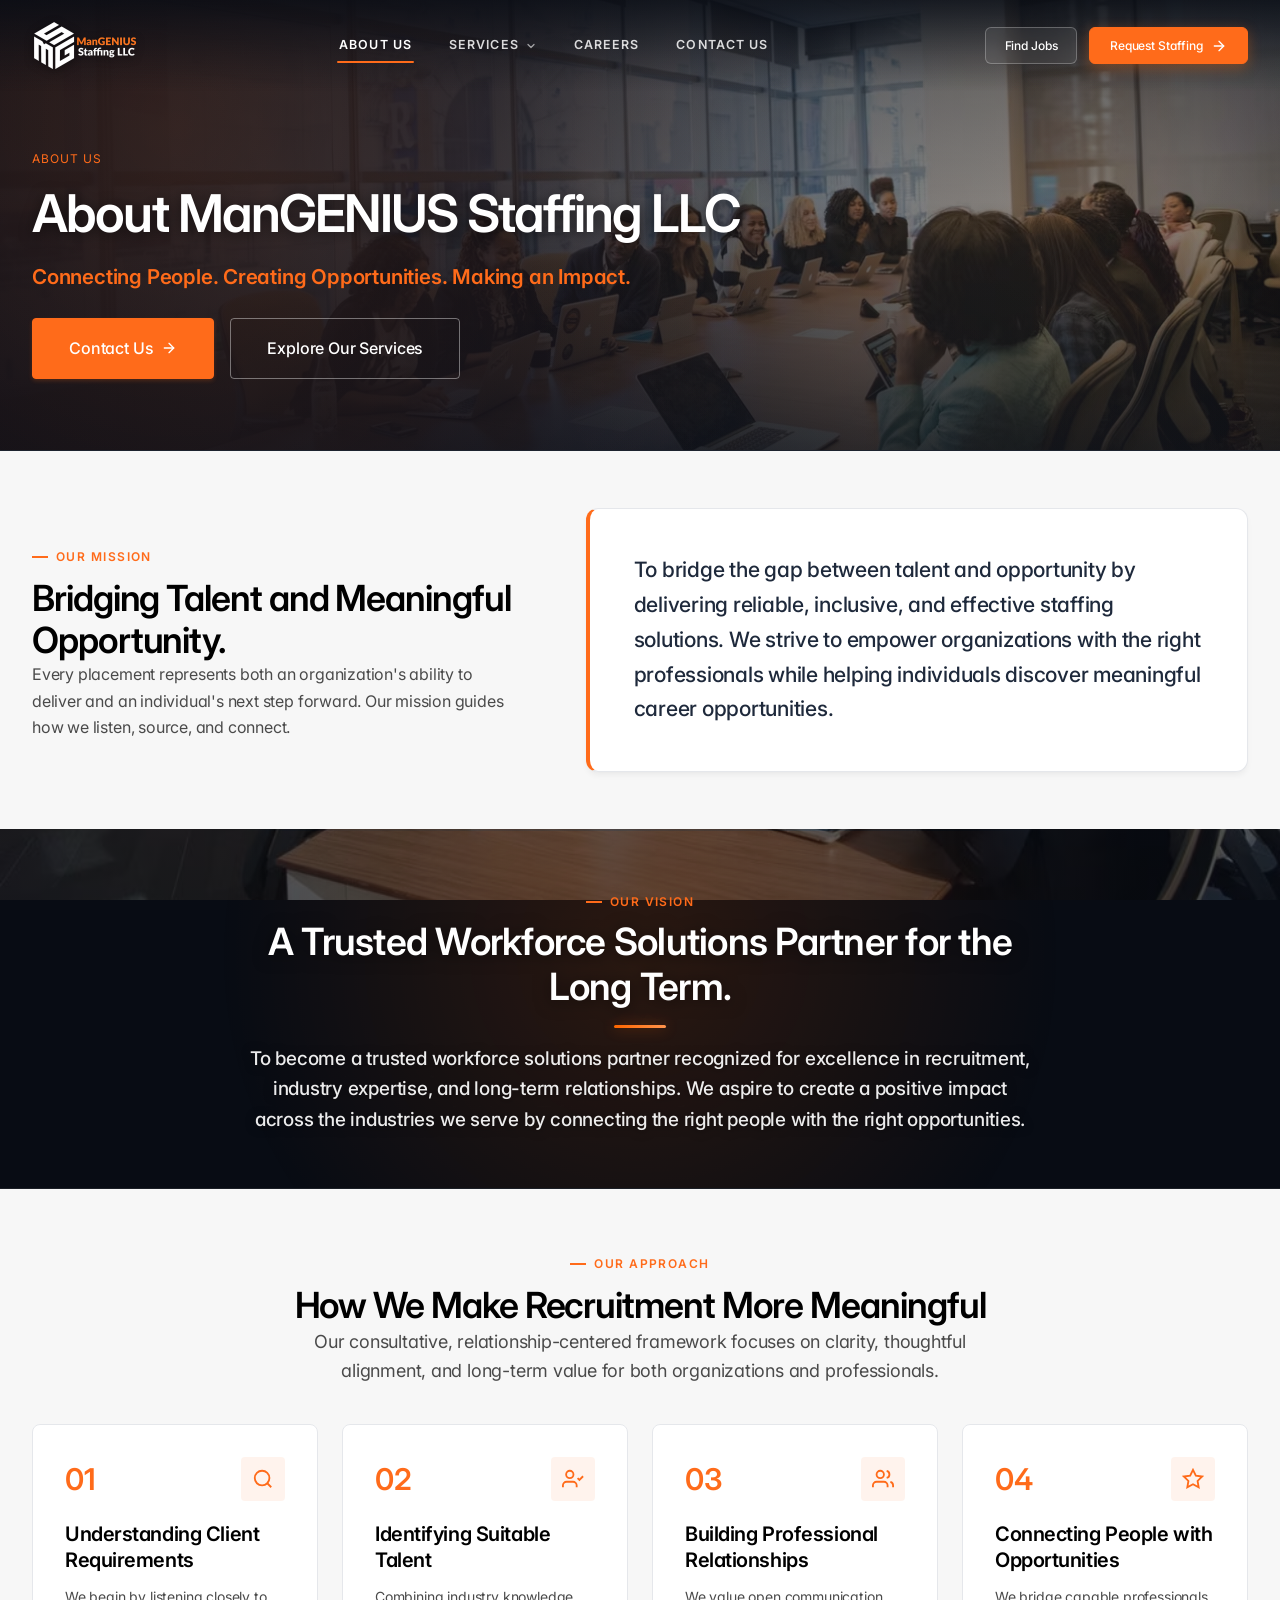
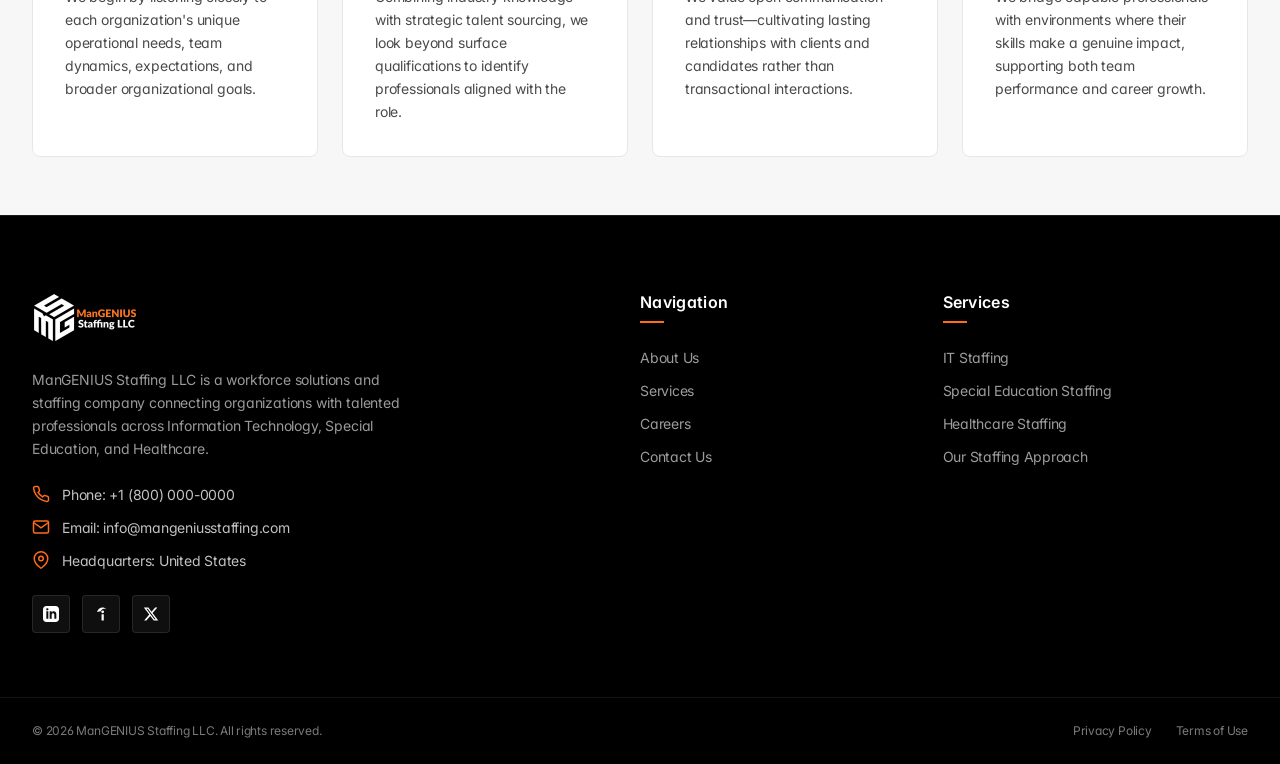
<file: client-website/about.html>
<!DOCTYPE html>
<html lang="en">
<head>
  <meta charset="UTF-8">
  <meta name="viewport" content="width=device-width, initial-scale=1.0">
  <meta http-equiv="X-UA-Compatible" content="ie=edge">
  <title>About Us | ManGENIUS Staffing LLC — Specialized Workforce Solutions</title>
  <meta name="description" content="Learn about ManGENIUS Staffing LLC, our mission, vision, and relationship-driven staffing approach across IT, Special Education, and Healthcare.">
  <meta name="robots" content="index, follow">
  <link rel="canonical" href="https://mangenius.org/about.html">

  <!-- Open Graph / Social Sharing -->
  <meta property="og:type" content="website">
  <meta property="og:site_name" content="ManGENIUS Staffing LLC">
  <meta property="og:locale" content="en_US">
  <meta property="og:title" content="About Us | ManGENIUS Staffing LLC — Specialized Workforce Solutions">
  <meta property="og:description" content="Learn about ManGENIUS Staffing LLC, our mission, vision, and relationship-driven staffing approach across IT, Special Education, and Healthcare.">
  <meta property="og:url" content="https://mangenius.org/about.html">
  <meta property="og:image" content="https://mangenius.org/images/optimized/brand/og-image.jpg">
  <meta property="og:image:width" content="1200">
  <meta property="og:image:height" content="630">
  <meta property="og:image:alt" content="ManGENIUS Staffing LLC — IT, Special Education &amp; Healthcare Staffing">

  <!-- Twitter / X Card -->
  <meta name="twitter:card" content="summary_large_image">
  <meta name="twitter:title" content="About Us | ManGENIUS Staffing LLC — Specialized Workforce Solutions">
  <meta name="twitter:description" content="Learn about ManGENIUS Staffing LLC, our mission, vision, and relationship-driven staffing approach across IT, Special Education, and Healthcare.">
  <meta name="twitter:image" content="https://mangenius.org/images/optimized/brand/og-image.jpg">
  <meta name="twitter:image:alt" content="ManGENIUS Staffing LLC — IT, Special Education &amp; Healthcare Staffing">

  <!-- Preconnect to Google Fonts -->
  <link rel="preconnect" href="https://fonts.googleapis.com">
  <link rel="preconnect" href="https://fonts.gstatic.com" crossorigin>
  <link href="https://fonts.googleapis.com/css2?family=Inter:opsz,wght@14..32,400..700&display=swap" rel="stylesheet">

  <!-- Master Stylesheet -->
  <link rel="stylesheet" href="css/style.css?v=8">

  <!-- Favicons & Web App Manifest -->
  <link rel="icon" href="/assets/favicons/favicon.ico" sizes="any">
  <link rel="icon" type="image/png" sizes="32x32" href="/assets/favicons/favicon-32x32.png">
  <link rel="icon" type="image/png" sizes="16x16" href="/assets/favicons/favicon-16x16.png">
  <link rel="apple-touch-icon" sizes="180x180" href="/assets/favicons/apple-touch-icon.png">
  <link rel="manifest" href="/site.webmanifest">
  <meta name="theme-color" content="#000000">
</head>
<body>

  <!-- =========================================================================
       1. REUSABLE SITE HEADER & NAVIGATION
       ========================================================================= -->
  <header class="site-header" id="mainHeader">
    <div class="container header-container">
      <a href="index.html" class="brand-logo" aria-label="ManGENIUS Staffing LLC Home">
        <picture>
          <source srcset="images/optimized/brand/logo.webp" type="image/webp">
          <img src="images/logo.png" alt="ManGENIUS Staffing LLC Logo" width="212" height="102" decoding="async">
        </picture>
      </a>

      <nav class="main-nav" aria-label="Primary Navigation">
        <ul class="nav-list">
          <li class="nav-item">
            <a href="about.html" class="nav-link active" aria-current="page">About Us</a>
          </li>
          <li class="nav-item has-dropdown">
            <a href="services.html" class="nav-link" aria-haspopup="true">
              <span>Services</span>
              <svg class="dropdown-caret" viewBox="0 0 24 24" fill="none" stroke="currentColor" stroke-width="2.5" stroke-linecap="round" stroke-linejoin="round"><polyline points="6 9 12 15 18 9"></polyline></svg>
            </a>
            <div class="dropdown-menu" role="menu">
              <div class="dropdown-item">
                <a href="services.html#it-staffing" class="dropdown-link" role="menuitem">
                  <span class="dropdown-title">IT Staffing</span>
                  <span class="dropdown-desc">Technology professionals supporting digital operations and IT goals.</span>
                </a>
              </div>
              <div class="dropdown-item">
                <a href="services.html#special-education-staffing" class="dropdown-link" role="menuitem">
                  <span class="dropdown-title">Special Education Staffing</span>
                  <span class="dropdown-desc">Dedicated professionals supporting inclusive learning environments.</span>
                </a>
              </div>
              <div class="dropdown-item">
                <a href="services.html#healthcare-staffing" class="dropdown-link" role="menuitem">
                  <span class="dropdown-title">Healthcare Staffing</span>
                  <span class="dropdown-desc">Qualified professionals supporting dependable healthcare services.</span>
                </a>
              </div>
              <div class="dropdown-item">
                <a href="services.html#staffing-approach" class="dropdown-link" role="menuitem">
                  <span class="dropdown-title">Our Staffing Approach</span>
                  <span class="dropdown-desc">Relationship-driven recruitment tailored to organizational needs.</span>
                </a>
              </div>
            </div>
          </li>
          <li class="nav-item">
            <a href="careers.html" class="nav-link">Careers</a>
          </li>
          <li class="nav-item">
            <a href="contact.html" class="nav-link">Contact Us</a>
          </li>
        </ul>
      </nav>

      <div class="header-actions">
        <a href="careers.html" class="btn btn-outline-white btn-sm">Find Jobs</a>
        <a href="contact.html" class="btn btn-orange btn-sm">
          <span>Request Staffing</span>
          <svg class="icon icon-arrow" viewBox="0 0 24 24" fill="none" stroke="currentColor" stroke-width="2" stroke-linecap="round" stroke-linejoin="round"><line x1="5" y1="12" x2="19" y2="12"></line><polyline points="12 5 19 12 12 19"></polyline></svg>
        </a>
      </div>

      <button class="mobile-nav-toggle" aria-label="Toggle navigation menu" aria-expanded="false" aria-controls="mobileDrawer">
        <span class="hamburger-line"></span>
        <span class="hamburger-line"></span>
        <span class="hamburger-line"></span>
      </button>
    </div>
  </header>

  <!-- =========================================================================
       3. MOBILE NAVIGATION DRAWER
       ========================================================================= -->
  <div class="mobile-drawer-backdrop" id="mobileDrawerBackdrop"></div>
  <aside class="mobile-drawer" id="mobileDrawer" aria-label="Mobile Navigation">
    <div class="mobile-drawer-header">
      <a href="index.html" class="brand-logo">
        <picture>
          <source srcset="images/optimized/brand/logo.webp" type="image/webp">
          <img src="images/logo.png" alt="ManGENIUS Staffing LLC" width="160" height="77" loading="lazy" decoding="async">
        </picture>
      </a>
      <button class="mobile-drawer-close" aria-label="Close navigation menu">
        <svg width="22" height="22" viewBox="0 0 24 24" fill="none" stroke="currentColor" stroke-width="2"><line x1="18" y1="6" x2="6" y2="18"></line><line x1="6" y1="6" x2="18" y2="18"></line></svg>
      </button>
    </div>

    <ul class="mobile-nav-list">
      <li class="mobile-nav-item"><a href="about.html" class="mobile-nav-link active">About Us</a></li>
      <li class="mobile-nav-item">
        <div class="flex-between">
          <a href="services.html" class="mobile-nav-link">Services</a>
          <button class="mobile-dropdown-btn" aria-label="Toggle Services submenu" aria-expanded="false">
            <svg width="18" height="18" viewBox="0 0 24 24" fill="none" stroke="currentColor" stroke-width="2"><polyline points="6 9 12 15 18 9"></polyline></svg>
          </button>
        </div>
        <div class="mobile-submenu">
          <a href="services.html#it-staffing">IT Staffing</a>
          <a href="services.html#special-education-staffing">Special Education Staffing</a>
          <a href="services.html#healthcare-staffing">Healthcare Staffing</a>
          <a href="services.html#staffing-approach">Our Staffing Approach</a>
        </div>
      </li>
      <li class="mobile-nav-item"><a href="careers.html" class="mobile-nav-link">Careers</a></li>
      <li class="mobile-nav-item"><a href="contact.html" class="mobile-nav-link">Contact Us</a></li>
    </ul>

    <div class="mobile-drawer-actions">
      <a href="contact.html" class="btn btn-orange">Request Staffing</a>
      <a href="careers.html" class="btn btn-outline-white">Search Open Jobs</a>
    </div>

    <div class="mobile-drawer-contact">
      <p>Direct: <a href="tel:+18000000000" class="text-white">+1 (800) 000-0000</a></p>
      <p>Email: <a href="mailto:info@mangeniusstaffing.com" class="text-white">info@mangeniusstaffing.com</a></p>
    </div>
  </aside>

  <!-- =========================================================================
       4. MAIN CONTENT AREA — ABOUT US PAGE
       ========================================================================= -->
  <main id="mainContent">

    <!-- 1. ABOUT US HERO -->
    <section class="page-hero subpage-hero" id="about-hero">
      <div class="hero-bg-media" aria-hidden="true">
        <picture>
          <source type="image/avif" srcset="images/optimized/hero/hero-768.avif 768w, images/optimized/hero/hero-1280.avif 1280w, images/optimized/hero/hero.avif 1920w" sizes="100vw">
          <source type="image/webp" srcset="images/optimized/hero/hero-768.webp 768w, images/optimized/hero/hero-1280.webp 1280w, images/optimized/hero/hero.webp 1920w" sizes="100vw">
          <img src="images/hero.jpg" alt="" class="hero-bg-img" width="1920" height="1080" fetchpriority="high" decoding="async">
        </picture>
        <div class="hero-bg-overlay"></div>
        <div class="hero-bg-glow"></div>
      </div>

      <div class="container hero-container">
        <div class="reveal">
          <nav class="hero-breadcrumbs" aria-label="Breadcrumb">
            <span class="current" aria-current="page">About Us</span>
          </nav>

          <h1 class="hero-title">About ManGENIUS Staffing LLC</h1>
          <p class="subpage-hero-tagline">Connecting People. Creating Opportunities. Making an Impact.</p>

          <div class="hero-cta-group" style="margin-bottom: 0;">
            <a href="contact.html" class="btn btn-orange btn-lg">
              <span>Contact Us</span>
              <svg class="icon icon-arrow" viewBox="0 0 24 24" fill="none" stroke="currentColor" stroke-width="2" stroke-linecap="round" stroke-linejoin="round"><line x1="5" y1="12" x2="19" y2="12"></line><polyline points="12 5 19 12 12 19"></polyline></svg>
            </a>
            <a href="services.html" class="btn btn-outline-white btn-lg">Explore Our Services</a>
          </div>
        </div>
      </div>
    </section>

    <!-- 3. OUR MISSION -->
    <section class="section bg-light" id="our-mission">
      <div class="container">
        <div class="editorial-statement-grid reveal">
          <div>
            <span class="eyebrow">Our Mission</span>
            <h2>Bridging Talent and Meaningful Opportunity.</h2>
            <p style="margin-bottom: 0;">
              Every placement represents both an organization's ability to deliver and an individual's next step forward. Our mission guides how we listen, source, and connect.
            </p>
          </div>
          <div class="statement-card-light">
            <p>
              To bridge the gap between talent and opportunity by delivering reliable, inclusive, and effective staffing solutions. We strive to empower organizations with the right professionals while helping individuals discover meaningful career opportunities.
            </p>
          </div>
        </div>
      </div>
    </section>

    <!-- 4. OUR VISION -->
    <section class="section bg-black vision-fixed-bg" id="our-vision">
      <div class="container">
        <div class="vision-panel reveal">
          <div class="vision-panel-inner">
            <span class="eyebrow">Our Vision</span>
            <h2 class="text-white">A Trusted Workforce Solutions Partner for the Long Term.</h2>
            <div class="vision-divider" aria-hidden="true"></div>
            <p class="vision-quote">
              To become a trusted workforce solutions partner recognized for excellence in recruitment, industry expertise, and long-term relationships. We aspire to create a positive impact across the industries we serve by connecting the right people with the right opportunities.
            </p>
          </div>
        </div>
      </div>
    </section>

    <!-- 6. OUR APPROACH -->
    <section class="section bg-light" id="our-approach">
      <div class="container">
        <div class="reveal" style="text-align: center; max-width: 740px; margin: 0 auto clamp(1.75rem, 3vw, 2.75rem);">
          <span class="eyebrow" style="justify-content: center;">Our Approach</span>
          <h2>How We Make Recruitment More Meaningful</h2>
          <p class="text-lead">
            Our consultative, relationship-centered framework focuses on clarity, thoughtful alignment, and long-term value for both organizations and professionals.
          </p>
        </div>

        <div class="process-grid">
          <div class="step-card reveal">
            <div class="step-header">
              <span class="step-number">01</span>
              <div class="step-icon-wrapper" aria-hidden="true">
                <svg width="22" height="22" viewBox="0 0 24 24" fill="none" stroke="currentColor" stroke-width="2"><circle cx="11" cy="11" r="8"></circle><line x1="21" y1="21" x2="16.65" y2="16.65"></line></svg>
              </div>
            </div>
            <h3 class="step-title">Understanding Client Requirements</h3>
            <p class="step-desc">
              We begin by listening closely to each organization's unique operational needs, team dynamics, expectations, and broader organizational goals.
            </p>
          </div>

          <div class="step-card reveal reveal-delay-1">
            <div class="step-header">
              <span class="step-number">02</span>
              <div class="step-icon-wrapper" aria-hidden="true">
                <svg width="22" height="22" viewBox="0 0 24 24" fill="none" stroke="currentColor" stroke-width="2"><path d="M16 21v-2a4 4 0 0 0-4-4H5a4 4 0 0 0-4 4v2"></path><circle cx="8.5" cy="7" r="4"></circle><polyline points="17 11 19 13 23 9"></polyline></svg>
              </div>
            </div>
            <h3 class="step-title">Identifying Suitable Talent</h3>
            <p class="step-desc">
              Combining industry knowledge with strategic talent sourcing, we look beyond surface qualifications to identify professionals aligned with the role.
            </p>
          </div>

          <div class="step-card reveal reveal-delay-2">
            <div class="step-header">
              <span class="step-number">03</span>
              <div class="step-icon-wrapper" aria-hidden="true">
                <svg width="22" height="22" viewBox="0 0 24 24" fill="none" stroke="currentColor" stroke-width="2"><path d="M17 21v-2a4 4 0 0 0-4-4H5a4 4 0 0 0-4 4v2"></path><circle cx="9" cy="7" r="4"></circle><path d="M23 21v-2a4 4 0 0 0-3-3.87"></path><path d="M16 3.13a4 4 0 0 1 0 7.75"></path></svg>
              </div>
            </div>
            <h3 class="step-title">Building Professional Relationships</h3>
            <p class="step-desc">
              We value open communication and trust—cultivating lasting relationships with clients and candidates rather than transactional interactions.
            </p>
          </div>

          <div class="step-card reveal reveal-delay-3">
            <div class="step-header">
              <span class="step-number">04</span>
              <div class="step-icon-wrapper" aria-hidden="true">
                <svg width="22" height="22" viewBox="0 0 24 24" fill="none" stroke="currentColor" stroke-width="2"><polygon points="12 2 15.09 8.26 22 9.27 17 14.14 18.18 21.02 12 17.77 5.82 21.02 7 14.14 2 9.27 8.91 8.26 12 2"></polygon></svg>
              </div>
            </div>
            <h3 class="step-title">Connecting People with Opportunities</h3>
            <p class="step-desc">
              We bridge capable professionals with environments where their skills make a genuine impact, supporting both team performance and career growth.
            </p>
          </div>
        </div>
      </div>
    </section>

  </main>

  <!-- =========================================================================
       5. REUSABLE SITE FOOTER
       ========================================================================= -->
  <footer class="site-footer" id="mainFooter">
    <div class="footer-top">
      <div class="container">
        <div class="footer-grid">
          <div class="footer-brand">
            <a href="index.html" class="footer-logo">
              <picture>
                <source srcset="images/optimized/brand/logo.webp" type="image/webp">
                <img src="images/logo.png" alt="ManGENIUS Staffing LLC Logo" width="180" height="86" loading="lazy" decoding="async">
              </picture>
            </a>
            <p class="footer-about">
              ManGENIUS Staffing LLC is a workforce solutions and staffing company connecting organizations with talented professionals across Information Technology, Special Education, and Healthcare.
            </p>
            <div class="footer-contact-list">
              <div class="footer-contact-item">
                <svg viewBox="0 0 24 24" fill="none" stroke="currentColor" stroke-width="2"><path d="M22 16.92v3a2 2 0 0 1-2.18 2 19.79 19.79 0 0 1-8.63-3.07 19.5 19.5 0 0 1-6-6 19.79 19.79 0 0 1-3.07-8.67A2 2 0 0 1 4.11 2h3a2 2 0 0 1 2 1.72 12.84 12.84 0 0 0 .7 2.81 2 2 0 0 1-.45 2.11L8.09 9.91a16 16 0 0 0 6 6l1.27-1.27a2 2 0 0 1 2.11-.45 12.84 12.84 0 0 0 2.81.7A2 2 0 0 1 22 16.92z"></path></svg>
                <span>Phone: <a href="tel:+18000000000">+1 (800) 000-0000</a></span>
              </div>
              <div class="footer-contact-item">
                <svg viewBox="0 0 24 24" fill="none" stroke="currentColor" stroke-width="2"><path d="M4 4h16c1.1 0 2 .9 2 2v12c0 1.1-.9 2-2 2H4c-1.1 0-2-.9-2-2V6c0-1.1.9-2 2-2z"></path><polyline points="22,6 12,13 2,6"></polyline></svg>
                <span>Email: <a href="mailto:info@mangeniusstaffing.com">info@mangeniusstaffing.com</a></span>
              </div>
              <div class="footer-contact-item">
                <svg viewBox="0 0 24 24" fill="none" stroke="currentColor" stroke-width="2"><path d="M21 10c0 7-9 13-9 13s-9-6-9-13a9 9 0 0 1 18 0z"></path><circle cx="12" cy="10" r="3"></circle></svg>
                <span>Headquarters: United States</span>
              </div>
            </div>
            <div class="footer-socials">
              <a href="https://www.linkedin.com/" target="_blank" rel="noopener noreferrer" class="social-icon-btn" aria-label="LinkedIn"><svg viewBox="0 0 24 24" fill="currentColor"><path d="M19 0h-14c-2.761 0-5 2.239-5 5v14c0 2.761 2.239 5 5 5h14c2.762 0 5-2.239 5-5v-14c0-2.761-2.238-5-5-5zm-11 19h-3v-11h3v11zm-1.5-12.268c-.966 0-1.75-.79-1.75-1.764s.784-1.764 1.75-1.764 1.75.79 1.75 1.764-.783 1.764-1.75 1.764zm13.5 12.268h-3v-5.604c0-3.368-4-3.113-4 0v5.604h-3v-11h3v1.765c1.396-2.586 7-2.777 7 2.476v6.759z"/></svg></a>
              <a href="https://www.indeed.com/" target="_blank" rel="noopener noreferrer" class="social-icon-btn" aria-label="Indeed"><svg viewBox="0 0 24 24" fill="currentColor"><path d="M14.22 2.25c-3.79 0-7.03 2.58-7.95 6.26-.08.31.18.59.48.46 1.48-.66 3.16-1.08 4.86-1.15.65-2.06 2.57-3.54 4.84-3.54.9 0 1.74.24 2.46.66.27.16.6-.1.49-.4C18.56 3.18 16.53 2.25 14.22 2.25zm.28 4.35a2.1 2.1 0 1 0 0 4.2 2.1 2.1 0 0 0 0-4.2zm-1.65 5.65v9.5h3.3v-9.5h-3.3z"/></svg></a>
              <a href="https://twitter.com/" target="_blank" rel="noopener noreferrer" class="social-icon-btn" aria-label="Twitter"><svg viewBox="0 0 24 24" fill="currentColor"><path d="M18.244 2.25h3.308l-7.227 8.26 8.502 11.24H16.17l-5.214-6.817L4.99 21.75H1.68l7.73-8.835L1.254 2.25H8.08l4.713 6.231zm-1.161 17.52h1.833L7.084 4.126H5.117z"/></svg></a>
            </div>
          </div>
          <div>
            <h3 class="footer-col-title">Navigation</h3>
            <ul class="footer-links">
              <li><a href="about.html">About Us</a></li>
              <li><a href="services.html">Services</a></li>
              <li><a href="careers.html">Careers</a></li>
              <li><a href="contact.html">Contact Us</a></li>
            </ul>
          </div>
          <div>
            <h3 class="footer-col-title">Services</h3>
            <ul class="footer-links">
              <li><a href="services.html#it-staffing">IT Staffing</a></li>
              <li><a href="services.html#special-education-staffing">Special Education Staffing</a></li>
              <li><a href="services.html#healthcare-staffing">Healthcare Staffing</a></li>
              <li><a href="services.html#staffing-approach">Our Staffing Approach</a></li>
            </ul>
          </div>
        </div>
      </div>
    </div>
    <div class="footer-bottom">
      <div class="container footer-bottom-content">
        <div>&copy; 2026 ManGENIUS Staffing LLC. All rights reserved.</div>
        <div class="footer-legal-links">
          <a href="privacy-policy.html">Privacy Policy</a>
          <a href="terms-of-use.html">Terms of Use</a>
        </div>
      </div>
    </div>
  </footer>

  <button class="back-to-top" aria-label="Back to top">
    <svg viewBox="0 0 24 24" fill="none" stroke="currentColor" stroke-width="2.5"><polyline points="18 15 12 9 6 15"></polyline></svg>
  </button>

  <script src="js/script.js"></script>
</body>
</html>
</file>
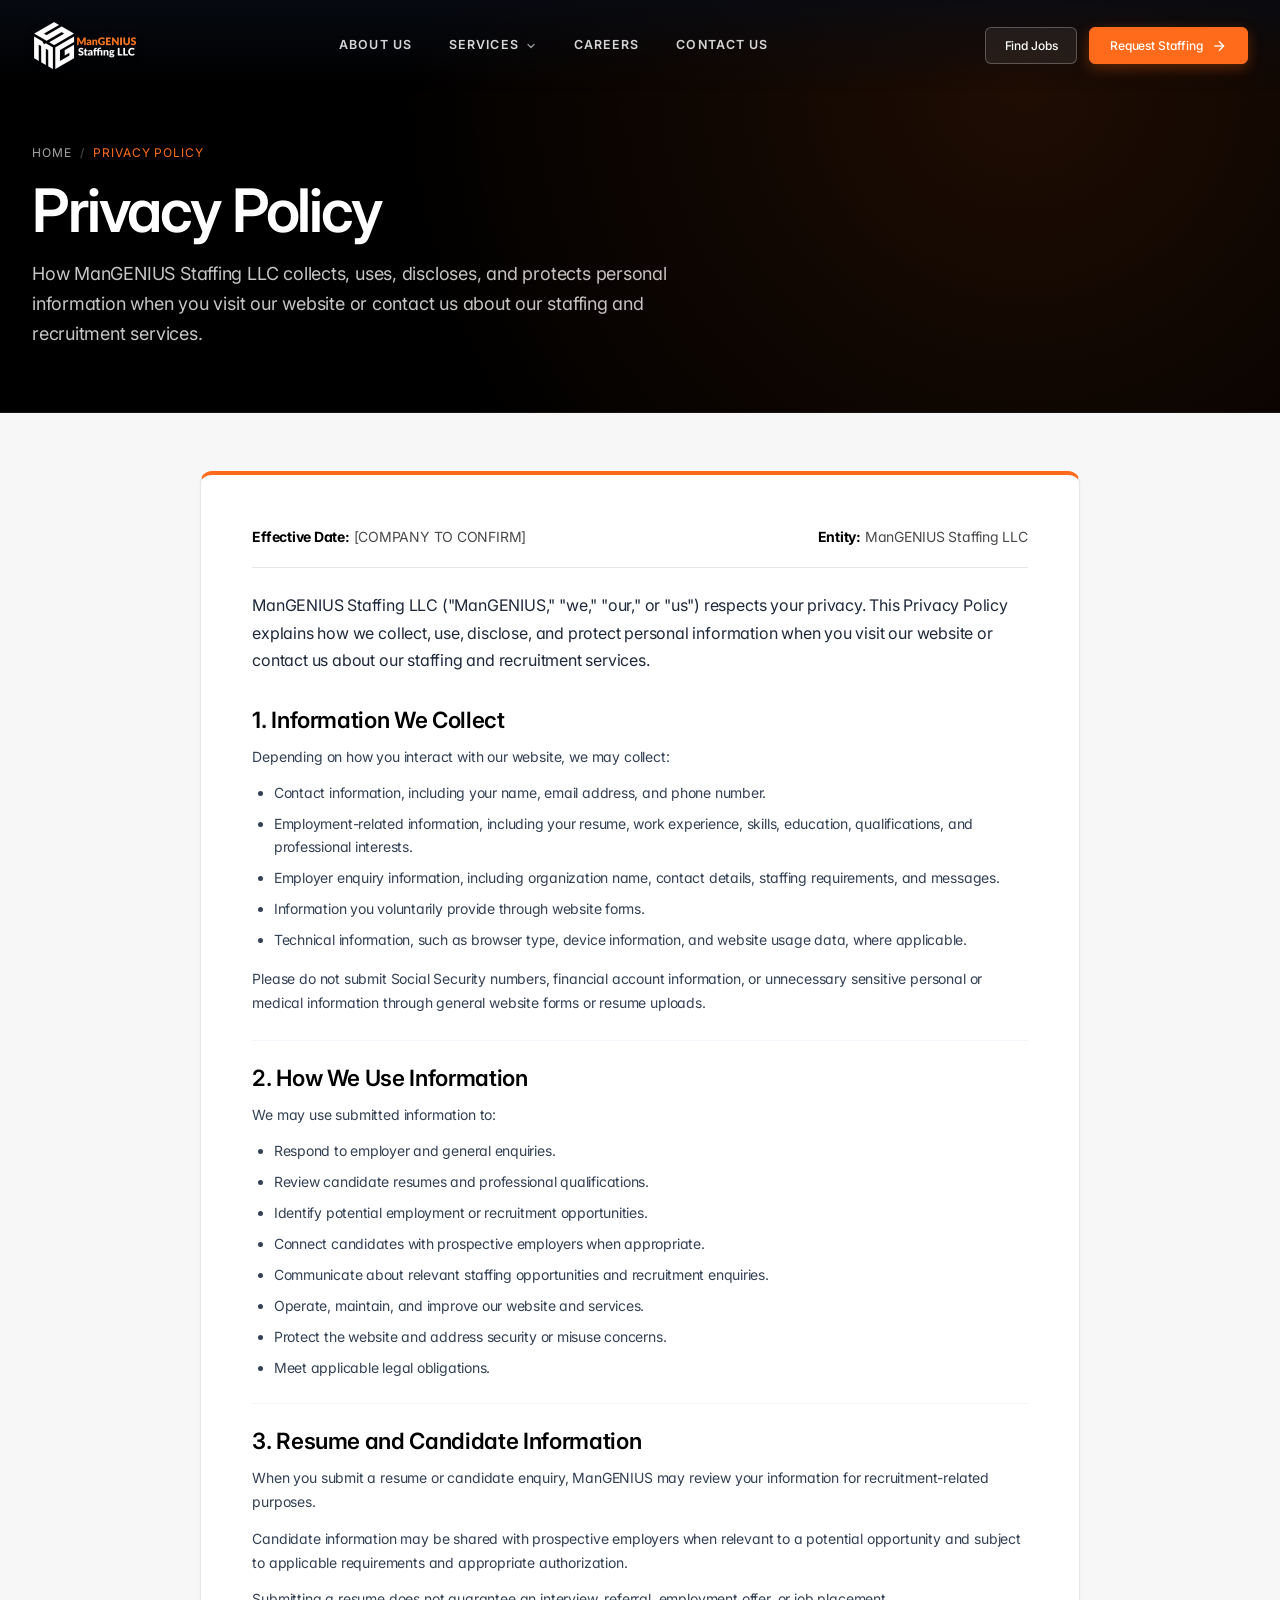
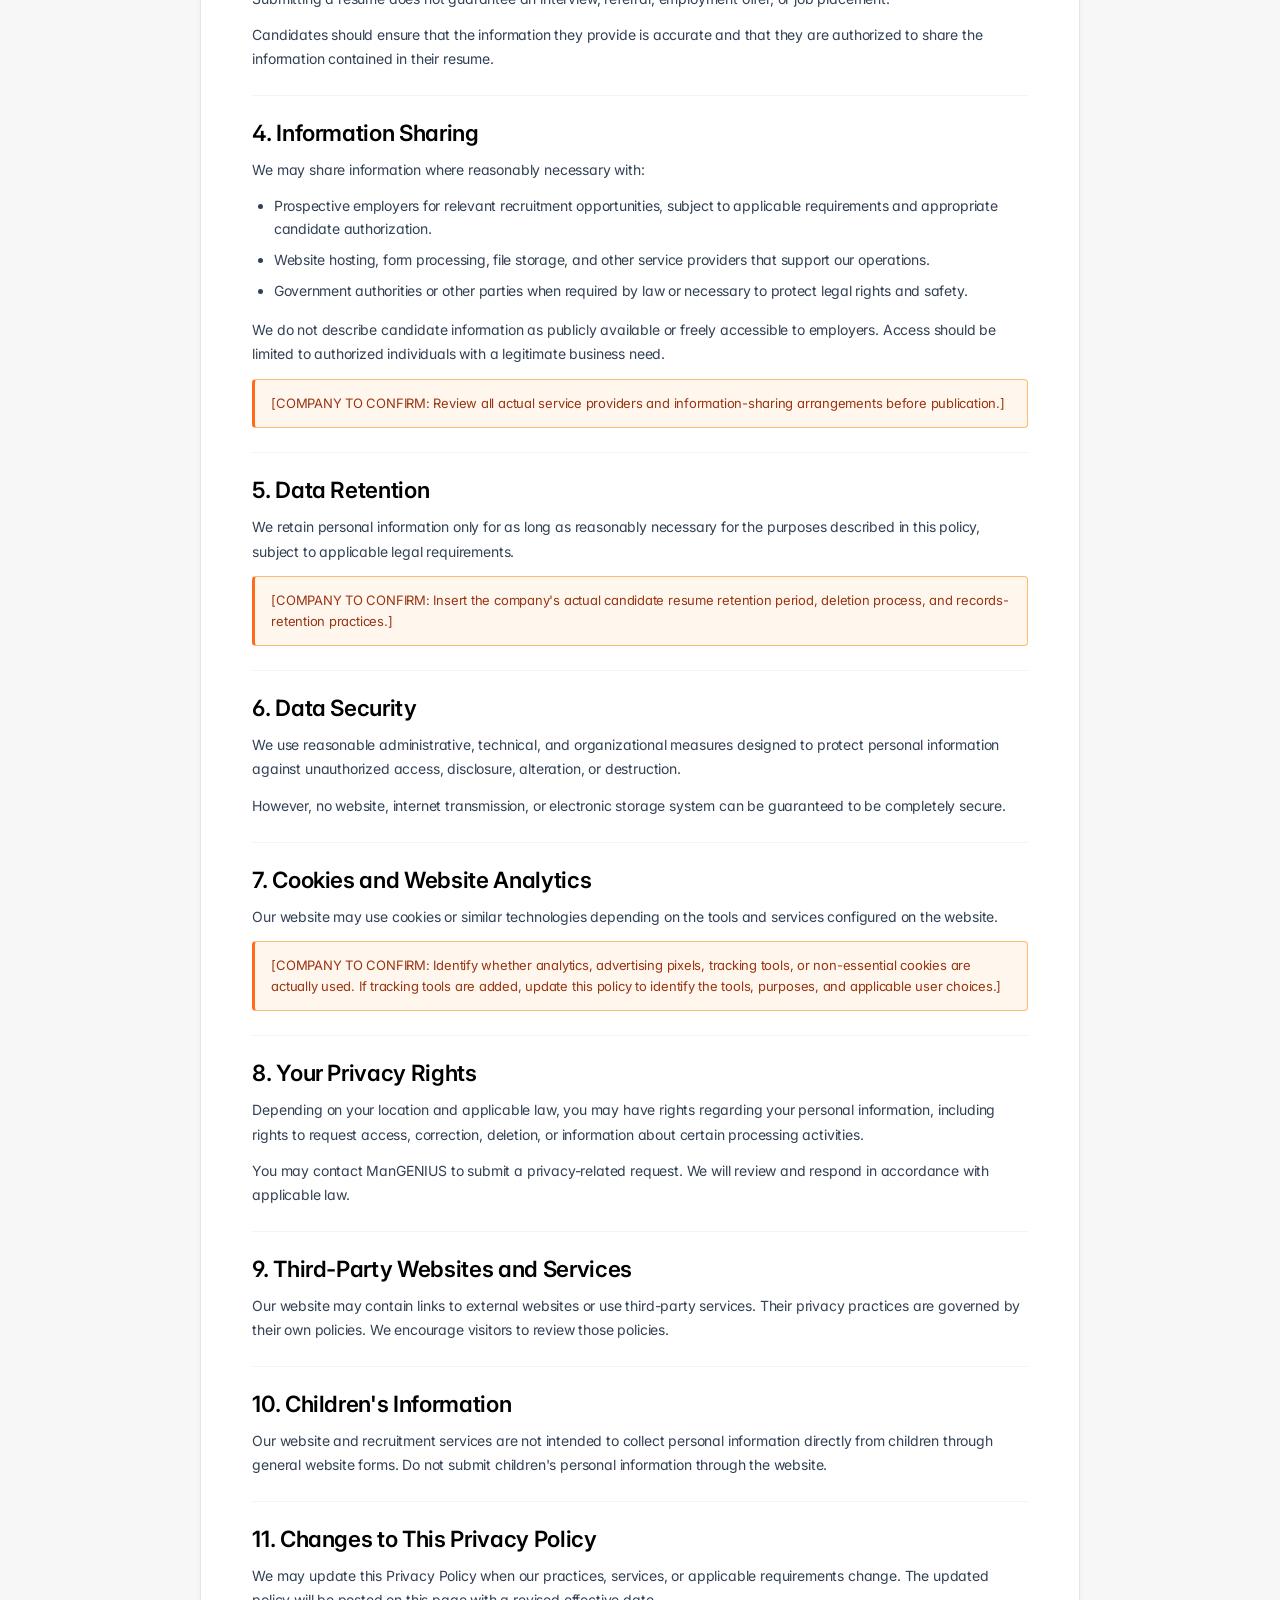
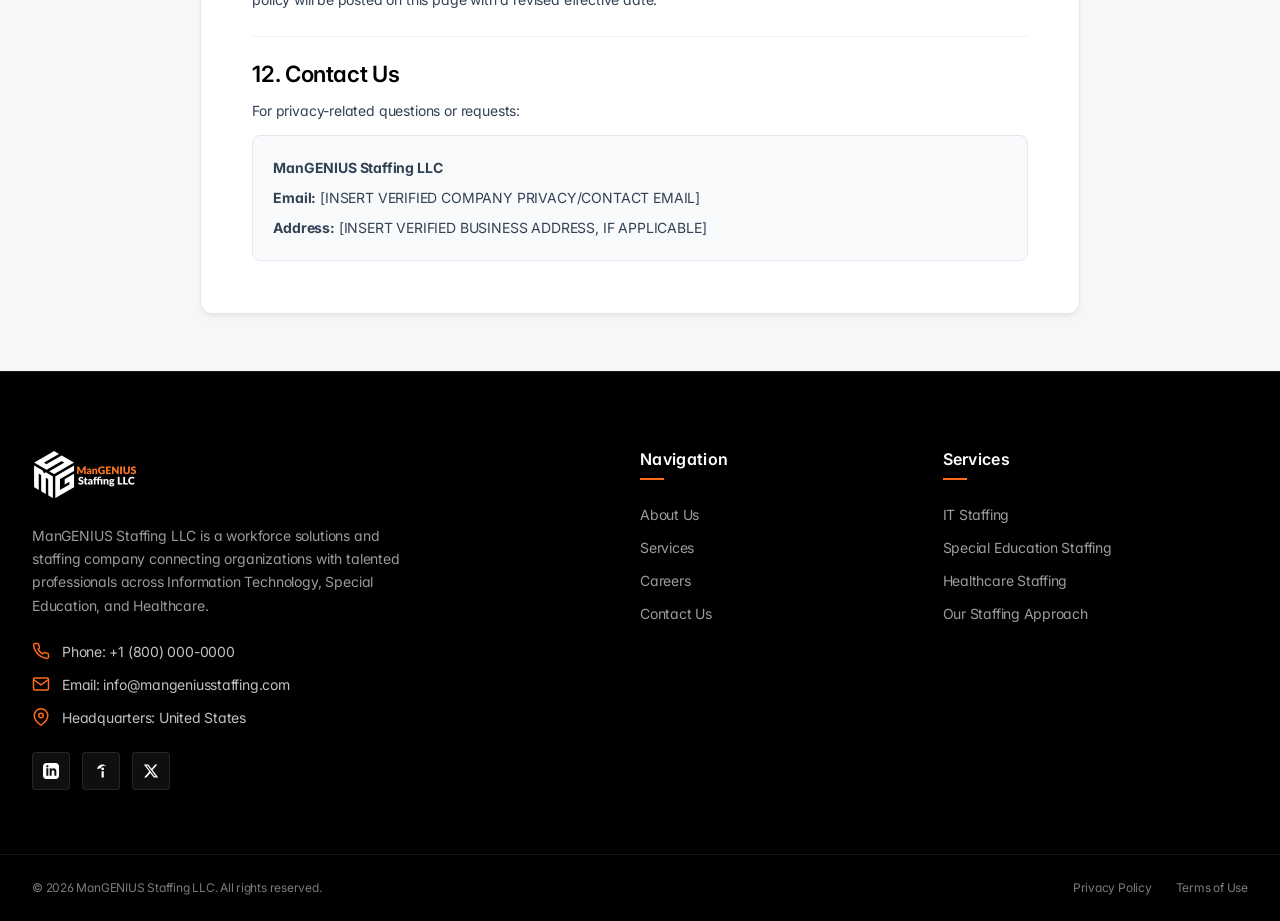
<file: client-website/privacy-policy.html>
<!DOCTYPE html>
<html lang="en">
<head>
  <meta charset="UTF-8">
  <meta name="viewport" content="width=device-width, initial-scale=1.0">
  <meta http-equiv="X-UA-Compatible" content="ie=edge">
  <title>Privacy Policy | ManGENIUS Staffing LLC</title>
  <meta name="description" content="Read the ManGENIUS Staffing LLC Privacy Policy explaining how we collect, use, disclose, and protect personal information across our website and services.">
  <meta name="robots" content="index, follow">
  <link rel="canonical" href="https://mangenius.org/privacy-policy.html">

  <!-- Open Graph / Social Sharing -->
  <meta property="og:type" content="website">
  <meta property="og:site_name" content="ManGENIUS Staffing LLC">
  <meta property="og:locale" content="en_US">
  <meta property="og:title" content="Privacy Policy | ManGENIUS Staffing LLC">
  <meta property="og:description" content="Read the ManGENIUS Staffing LLC Privacy Policy explaining how we collect, use, disclose, and protect personal information across our website and services.">
  <meta property="og:url" content="https://mangenius.org/privacy-policy.html">
  <meta property="og:image" content="https://mangenius.org/images/optimized/brand/og-image.jpg">
  <meta property="og:image:width" content="1200">
  <meta property="og:image:height" content="630">
  <meta property="og:image:alt" content="ManGENIUS Staffing LLC — IT, Special Education &amp; Healthcare Staffing">

  <!-- Twitter / X Card -->
  <meta name="twitter:card" content="summary_large_image">
  <meta name="twitter:title" content="Privacy Policy | ManGENIUS Staffing LLC">
  <meta name="twitter:description" content="Read the ManGENIUS Staffing LLC Privacy Policy explaining how we collect, use, disclose, and protect personal information across our website and services.">
  <meta name="twitter:image" content="https://mangenius.org/images/optimized/brand/og-image.jpg">
  <meta name="twitter:image:alt" content="ManGENIUS Staffing LLC — IT, Special Education &amp; Healthcare Staffing">

  <!-- Preconnect to Google Fonts -->
  <link rel="preconnect" href="https://fonts.googleapis.com">
  <link rel="preconnect" href="https://fonts.gstatic.com" crossorigin>
  <link href="https://fonts.googleapis.com/css2?family=Inter:opsz,wght@14..32,400..700&display=swap" rel="stylesheet">

  <!-- Master Stylesheet -->
  <link rel="stylesheet" href="css/style.css?v=8">

  <!-- Favicons & Web App Manifest -->
  <link rel="icon" href="/assets/favicons/favicon.ico" sizes="any">
  <link rel="icon" type="image/png" sizes="32x32" href="/assets/favicons/favicon-32x32.png">
  <link rel="icon" type="image/png" sizes="16x16" href="/assets/favicons/favicon-16x16.png">
  <link rel="apple-touch-icon" sizes="180x180" href="/assets/favicons/apple-touch-icon.png">
  <link rel="manifest" href="/site.webmanifest">
  <meta name="theme-color" content="#000000">
</head>
<body>

  <!-- =========================================================================
       1. REUSABLE SITE HEADER & NAVIGATION
       ========================================================================= -->
  <header class="site-header" id="mainHeader">
    <div class="container header-container">
      <a href="index.html" class="brand-logo" aria-label="ManGENIUS Staffing LLC Home">
        <picture>
          <source srcset="images/optimized/brand/logo.webp" type="image/webp">
          <img src="images/logo.png" alt="ManGENIUS Staffing LLC Logo" width="212" height="102" decoding="async">
        </picture>
      </a>

      <nav class="main-nav" aria-label="Primary Navigation">
        <ul class="nav-list">
          <li class="nav-item"><a href="about.html" class="nav-link">About Us</a></li>
          <li class="nav-item has-dropdown">
            <a href="services.html" class="nav-link" aria-haspopup="true">
              <span>Services</span>
              <svg class="dropdown-caret" viewBox="0 0 24 24" fill="none" stroke="currentColor" stroke-width="2.5" stroke-linecap="round" stroke-linejoin="round"><polyline points="6 9 12 15 18 9"></polyline></svg>
            </a>
            <div class="dropdown-menu" role="menu">
              <div class="dropdown-item">
                <a href="services.html#it-staffing" class="dropdown-link" role="menuitem">
                  <span class="dropdown-title">IT Staffing</span>
                  <span class="dropdown-desc">Technology professionals supporting digital operations and IT goals.</span>
                </a>
              </div>
              <div class="dropdown-item">
                <a href="services.html#special-education-staffing" class="dropdown-link" role="menuitem">
                  <span class="dropdown-title">Special Education Staffing</span>
                  <span class="dropdown-desc">Dedicated professionals supporting inclusive learning environments.</span>
                </a>
              </div>
              <div class="dropdown-item">
                <a href="services.html#healthcare-staffing" class="dropdown-link" role="menuitem">
                  <span class="dropdown-title">Healthcare Staffing</span>
                  <span class="dropdown-desc">Qualified professionals supporting dependable healthcare services.</span>
                </a>
              </div>
              <div class="dropdown-item">
                <a href="services.html#staffing-approach" class="dropdown-link" role="menuitem">
                  <span class="dropdown-title">Our Staffing Approach</span>
                  <span class="dropdown-desc">Relationship-driven recruitment tailored to organizational needs.</span>
                </a>
              </div>
            </div>
          </li>
          <li class="nav-item"><a href="careers.html" class="nav-link">Careers</a></li>
          <li class="nav-item"><a href="contact.html" class="nav-link">Contact Us</a></li>
        </ul>
      </nav>

      <div class="header-actions">
        <a href="careers.html" class="btn btn-outline-white btn-sm">Find Jobs</a>
        <a href="contact.html" class="btn btn-orange btn-sm">
          <span>Request Staffing</span>
          <svg class="icon icon-arrow" viewBox="0 0 24 24" fill="none" stroke="currentColor" stroke-width="2"><line x1="5" y1="12" x2="19" y2="12"></line><polyline points="12 5 19 12 12 19"></polyline></svg>
        </a>
      </div>

      <button class="mobile-nav-toggle" aria-label="Toggle navigation menu" aria-expanded="false" aria-controls="mobileDrawer">
        <span class="hamburger-line"></span>
        <span class="hamburger-line"></span>
        <span class="hamburger-line"></span>
      </button>
    </div>
  </header>

  <!-- =========================================================================
       3. MOBILE NAVIGATION DRAWER
       ========================================================================= -->
  <div class="mobile-drawer-backdrop" id="mobileDrawerBackdrop"></div>
  <aside class="mobile-drawer" id="mobileDrawer" aria-label="Mobile Navigation">
    <div class="mobile-drawer-header">
      <a href="index.html" class="brand-logo">
        <picture>
          <source srcset="images/optimized/brand/logo.webp" type="image/webp">
          <img src="images/logo.png" alt="ManGENIUS Staffing LLC" width="160" height="77" loading="lazy" decoding="async">
        </picture>
      </a>
      <button class="mobile-drawer-close" aria-label="Close navigation menu">
        <svg width="22" height="22" viewBox="0 0 24 24" fill="none" stroke="currentColor" stroke-width="2"><line x1="18" y1="6" x2="6" y2="18"></line><line x1="6" y1="6" x2="18" y2="18"></line></svg>
      </button>
    </div>

    <ul class="mobile-nav-list">
      <li class="mobile-nav-item"><a href="about.html" class="mobile-nav-link">About Us</a></li>
      <li class="mobile-nav-item">
        <div class="flex-between">
          <a href="services.html" class="mobile-nav-link">Services</a>
          <button class="mobile-dropdown-btn" aria-label="Toggle Services submenu" aria-expanded="false">
            <svg width="18" height="18" viewBox="0 0 24 24" fill="none" stroke="currentColor" stroke-width="2"><polyline points="6 9 12 15 18 9"></polyline></svg>
          </button>
        </div>
        <div class="mobile-submenu">
          <a href="services.html#it-staffing">IT Staffing</a>
          <a href="services.html#special-education-staffing">Special Education Staffing</a>
          <a href="services.html#healthcare-staffing">Healthcare Staffing</a>
          <a href="services.html#staffing-approach">Our Staffing Approach</a>
        </div>
      </li>
      <li class="mobile-nav-item"><a href="careers.html" class="mobile-nav-link">Careers</a></li>
      <li class="mobile-nav-item"><a href="contact.html" class="mobile-nav-link">Contact Us</a></li>
    </ul>

    <div class="mobile-drawer-actions">
      <a href="contact.html" class="btn btn-orange">Request Staffing</a>
      <a href="careers.html" class="btn btn-outline-white">Explore Careers</a>
    </div>

    <div class="mobile-drawer-contact">
      <p>Direct: <a href="tel:+18000000000" class="text-white">+1 (800) 000-0000</a></p>
      <p>Email: <a href="mailto:info@mangeniusstaffing.com" class="text-white">info@mangeniusstaffing.com</a></p>
    </div>
  </aside>

  <!-- =========================================================================
       4. MAIN CONTENT AREA — PRIVACY POLICY
       ========================================================================= -->
  <main id="mainContent">

    <section class="page-hero">
      <div class="container">
        <nav class="hero-breadcrumbs" aria-label="Breadcrumb">
          <a href="index.html">Home</a>
          <span class="separator" aria-hidden="true">/</span>
          <span class="current" aria-current="page">Privacy Policy</span>
        </nav>
        <h1 class="hero-title">Privacy Policy</h1>
        <p class="hero-subtitle" style="margin-bottom: 0;">
          How ManGENIUS Staffing LLC collects, uses, discloses, and protects personal information when you visit our website or contact us about our staffing and recruitment services.
        </p>
      </div>
    </section>

    <section class="section bg-light">
      <div class="container">
        <article class="legal-document">
          <div class="legal-meta-bar">
            <div><strong>Effective Date:</strong> [COMPANY TO CONFIRM]</div>
            <div><strong>Entity:</strong> ManGENIUS Staffing LLC</div>
          </div>

          <p class="legal-intro">
            ManGENIUS Staffing LLC ("ManGENIUS," "we," "our," or "us") respects your privacy. This Privacy Policy explains how we collect, use, disclose, and protect personal information when you visit our website or contact us about our staffing and recruitment services.
          </p>

          <section class="legal-section" id="information-we-collect">
            <h2>1. Information We Collect</h2>
            <p>Depending on how you interact with our website, we may collect:</p>
            <ul class="legal-list">
              <li>Contact information, including your name, email address, and phone number.</li>
              <li>Employment-related information, including your resume, work experience, skills, education, qualifications, and professional interests.</li>
              <li>Employer enquiry information, including organization name, contact details, staffing requirements, and messages.</li>
              <li>Information you voluntarily provide through website forms.</li>
              <li>Technical information, such as browser type, device information, and website usage data, where applicable.</li>
            </ul>
            <p>
              Please do not submit Social Security numbers, financial account information, or unnecessary sensitive personal or medical information through general website forms or resume uploads.
            </p>
          </section>

          <section class="legal-section" id="how-we-use-information">
            <h2>2. How We Use Information</h2>
            <p>We may use submitted information to:</p>
            <ul class="legal-list">
              <li>Respond to employer and general enquiries.</li>
              <li>Review candidate resumes and professional qualifications.</li>
              <li>Identify potential employment or recruitment opportunities.</li>
              <li>Connect candidates with prospective employers when appropriate.</li>
              <li>Communicate about relevant staffing opportunities and recruitment enquiries.</li>
              <li>Operate, maintain, and improve our website and services.</li>
              <li>Protect the website and address security or misuse concerns.</li>
              <li>Meet applicable legal obligations.</li>
            </ul>
          </section>

          <section class="legal-section" id="resume-and-candidate-information">
            <h2>3. Resume and Candidate Information</h2>
            <p>
              When you submit a resume or candidate enquiry, ManGENIUS may review your information for recruitment-related purposes.
            </p>
            <p>
              Candidate information may be shared with prospective employers when relevant to a potential opportunity and subject to applicable requirements and appropriate authorization.
            </p>
            <p>
              Submitting a resume does not guarantee an interview, referral, employment offer, or job placement.
            </p>
            <p>
              Candidates should ensure that the information they provide is accurate and that they are authorized to share the information contained in their resume.
            </p>
          </section>

          <section class="legal-section" id="information-sharing">
            <h2>4. Information Sharing</h2>
            <p>We may share information where reasonably necessary with:</p>
            <ul class="legal-list">
              <li>Prospective employers for relevant recruitment opportunities, subject to applicable requirements and appropriate candidate authorization.</li>
              <li>Website hosting, form processing, file storage, and other service providers that support our operations.</li>
              <li>Government authorities or other parties when required by law or necessary to protect legal rights and safety.</li>
            </ul>
            <p>
              We do not describe candidate information as publicly available or freely accessible to employers. Access should be limited to authorized individuals with a legitimate business need.
            </p>
            <div class="legal-review-note">
              [COMPANY TO CONFIRM: Review all actual service providers and information-sharing arrangements before publication.]
            </div>
          </section>

          <section class="legal-section" id="data-retention">
            <h2>5. Data Retention</h2>
            <p>
              We retain personal information only for as long as reasonably necessary for the purposes described in this policy, subject to applicable legal requirements.
            </p>
            <div class="legal-review-note">
              [COMPANY TO CONFIRM: Insert the company's actual candidate resume retention period, deletion process, and records-retention practices.]
            </div>
          </section>

          <section class="legal-section" id="data-security">
            <h2>6. Data Security</h2>
            <p>
              We use reasonable administrative, technical, and organizational measures designed to protect personal information against unauthorized access, disclosure, alteration, or destruction.
            </p>
            <p>
              However, no website, internet transmission, or electronic storage system can be guaranteed to be completely secure.
            </p>
          </section>

          <section class="legal-section" id="cookies-and-analytics">
            <h2>7. Cookies and Website Analytics</h2>
            <p>
              Our website may use cookies or similar technologies depending on the tools and services configured on the website.
            </p>
            <div class="legal-review-note">
              [COMPANY TO CONFIRM: Identify whether analytics, advertising pixels, tracking tools, or non-essential cookies are actually used. If tracking tools are added, update this policy to identify the tools, purposes, and applicable user choices.]
            </div>
          </section>

          <section class="legal-section" id="your-privacy-rights">
            <h2>8. Your Privacy Rights</h2>
            <p>
              Depending on your location and applicable law, you may have rights regarding your personal information, including rights to request access, correction, deletion, or information about certain processing activities.
            </p>
            <p>
              You may contact ManGENIUS to submit a privacy-related request. We will review and respond in accordance with applicable law.
            </p>
          </section>

          <section class="legal-section" id="third-party-websites">
            <h2>9. Third-Party Websites and Services</h2>
            <p>
              Our website may contain links to external websites or use third-party services. Their privacy practices are governed by their own policies. We encourage visitors to review those policies.
            </p>
          </section>

          <section class="legal-section" id="childrens-information">
            <h2>10. Children's Information</h2>
            <p>
              Our website and recruitment services are not intended to collect personal information directly from children through general website forms. Do not submit children's personal information through the website.
            </p>
          </section>

          <section class="legal-section" id="changes-to-policy">
            <h2>11. Changes to This Privacy Policy</h2>
            <p>
              We may update this Privacy Policy when our practices, services, or applicable requirements change. The updated policy will be posted on this page with a revised effective date.
            </p>
          </section>

          <section class="legal-section" id="privacy-contact">
            <h2>12. Contact Us</h2>
            <p>For privacy-related questions or requests:</p>
            <div class="legal-contact-box">
              <p><strong>ManGENIUS Staffing LLC</strong></p>
              <p><strong>Email:</strong> [INSERT VERIFIED COMPANY PRIVACY/CONTACT EMAIL]</p>
              <p><strong>Address:</strong> [INSERT VERIFIED BUSINESS ADDRESS, IF APPLICABLE]</p>
            </div>
          </section>
        </article>
      </div>
    </section>

  </main>

  <!-- =========================================================================
       5. REUSABLE SITE FOOTER
       ========================================================================= -->
  <footer class="site-footer" id="mainFooter">
    <div class="footer-top">
      <div class="container">
        <div class="footer-grid">
          <div class="footer-brand">
            <a href="index.html" class="footer-logo">
              <picture>
                <source srcset="images/optimized/brand/logo.webp" type="image/webp">
                <img src="images/logo.png" alt="ManGENIUS Staffing LLC Logo" width="180" height="86" loading="lazy" decoding="async">
              </picture>
            </a>
            <p class="footer-about">
              ManGENIUS Staffing LLC is a workforce solutions and staffing company connecting organizations with talented professionals across Information Technology, Special Education, and Healthcare.
            </p>
            <div class="footer-contact-list">
              <div class="footer-contact-item">
                <svg viewBox="0 0 24 24" fill="none" stroke="currentColor" stroke-width="2"><path d="M22 16.92v3a2 2 0 0 1-2.18 2 19.79 19.79 0 0 1-8.63-3.07 19.5 19.5 0 0 1-6-6 19.79 19.79 0 0 1-3.07-8.67A2 2 0 0 1 4.11 2h3a2 2 0 0 1 2 1.72 12.84 12.84 0 0 0 .7 2.81 2 2 0 0 1-.45 2.11L8.09 9.91a16 16 0 0 0 6 6l1.27-1.27a2 2 0 0 1 2.11-.45 12.84 12.84 0 0 0 2.81.7A2 2 0 0 1 22 16.92z"></path></svg>
                <span>Phone: <a href="tel:+18000000000">+1 (800) 000-0000</a></span>
              </div>
              <div class="footer-contact-item">
                <svg viewBox="0 0 24 24" fill="none" stroke="currentColor" stroke-width="2"><path d="M4 4h16c1.1 0 2 .9 2 2v12c0 1.1-.9 2-2 2H4c-1.1 0-2-.9-2-2V6c0-1.1.9-2 2-2z"></path><polyline points="22,6 12,13 2,6"></polyline></svg>
                <span>Email: <a href="mailto:info@mangeniusstaffing.com">info@mangeniusstaffing.com</a></span>
              </div>
              <div class="footer-contact-item">
                <svg viewBox="0 0 24 24" fill="none" stroke="currentColor" stroke-width="2"><path d="M21 10c0 7-9 13-9 13s-9-6-9-13a9 9 0 0 1 18 0z"></path><circle cx="12" cy="10" r="3"></circle></svg>
                <span>Headquarters: United States</span>
              </div>
            </div>
            <div class="footer-socials">
              <a href="https://www.linkedin.com/" target="_blank" rel="noopener noreferrer" class="social-icon-btn" aria-label="LinkedIn"><svg viewBox="0 0 24 24" fill="currentColor"><path d="M19 0h-14c-2.761 0-5 2.239-5 5v14c0 2.761 2.239 5 5 5h14c2.762 0 5-2.239 5-5v-14c0-2.761-2.238-5-5-5zm-11 19h-3v-11h3v11zm-1.5-12.268c-.966 0-1.75-.79-1.75-1.764s.784-1.764 1.75-1.764 1.75.79 1.75 1.764-.783 1.764-1.75 1.764zm13.5 12.268h-3v-5.604c0-3.368-4-3.113-4 0v5.604h-3v-11h3v1.765c1.396-2.586 7-2.777 7 2.476v6.759z"/></svg></a>
              <a href="https://www.indeed.com/" target="_blank" rel="noopener noreferrer" class="social-icon-btn" aria-label="Indeed"><svg viewBox="0 0 24 24" fill="currentColor"><path d="M14.22 2.25c-3.79 0-7.03 2.58-7.95 6.26-.08.31.18.59.48.46 1.48-.66 3.16-1.08 4.86-1.15.65-2.06 2.57-3.54 4.84-3.54.9 0 1.74.24 2.46.66.27.16.6-.1.49-.4C18.56 3.18 16.53 2.25 14.22 2.25zm.28 4.35a2.1 2.1 0 1 0 0 4.2 2.1 2.1 0 0 0 0-4.2zm-1.65 5.65v9.5h3.3v-9.5h-3.3z"/></svg></a>
              <a href="https://twitter.com/" target="_blank" rel="noopener noreferrer" class="social-icon-btn" aria-label="Twitter"><svg viewBox="0 0 24 24" fill="currentColor"><path d="M18.244 2.25h3.308l-7.227 8.26 8.502 11.24H16.17l-5.214-6.817L4.99 21.75H1.68l7.73-8.835L1.254 2.25H8.08l4.713 6.231zm-1.161 17.52h1.833L7.084 4.126H5.117z"/></svg></a>
            </div>
          </div>
          <div>
            <h3 class="footer-col-title">Navigation</h3>
            <ul class="footer-links">
              <li><a href="about.html">About Us</a></li>
              <li><a href="services.html">Services</a></li>
              <li><a href="careers.html">Careers</a></li>
              <li><a href="contact.html">Contact Us</a></li>
            </ul>
          </div>
          <div>
            <h3 class="footer-col-title">Services</h3>
            <ul class="footer-links">
              <li><a href="services.html#it-staffing">IT Staffing</a></li>
              <li><a href="services.html#special-education-staffing">Special Education Staffing</a></li>
              <li><a href="services.html#healthcare-staffing">Healthcare Staffing</a></li>
              <li><a href="services.html#staffing-approach">Our Staffing Approach</a></li>
            </ul>
          </div>
        </div>
      </div>
    </div>
    <div class="footer-bottom">
      <div class="container footer-bottom-content">
        <div>&copy; 2026 ManGENIUS Staffing LLC. All rights reserved.</div>
        <div class="footer-legal-links">
          <a href="privacy-policy.html" aria-current="page">Privacy Policy</a>
          <a href="terms-of-use.html">Terms of Use</a>
        </div>
      </div>
    </div>
  </footer>

  <button class="back-to-top" aria-label="Back to top">
    <svg viewBox="0 0 24 24" fill="none" stroke="currentColor" stroke-width="2.5"><polyline points="18 15 12 9 6 15"></polyline></svg>
  </button>

  <script src="js/script.js"></script>
</body>
</html>
</file>
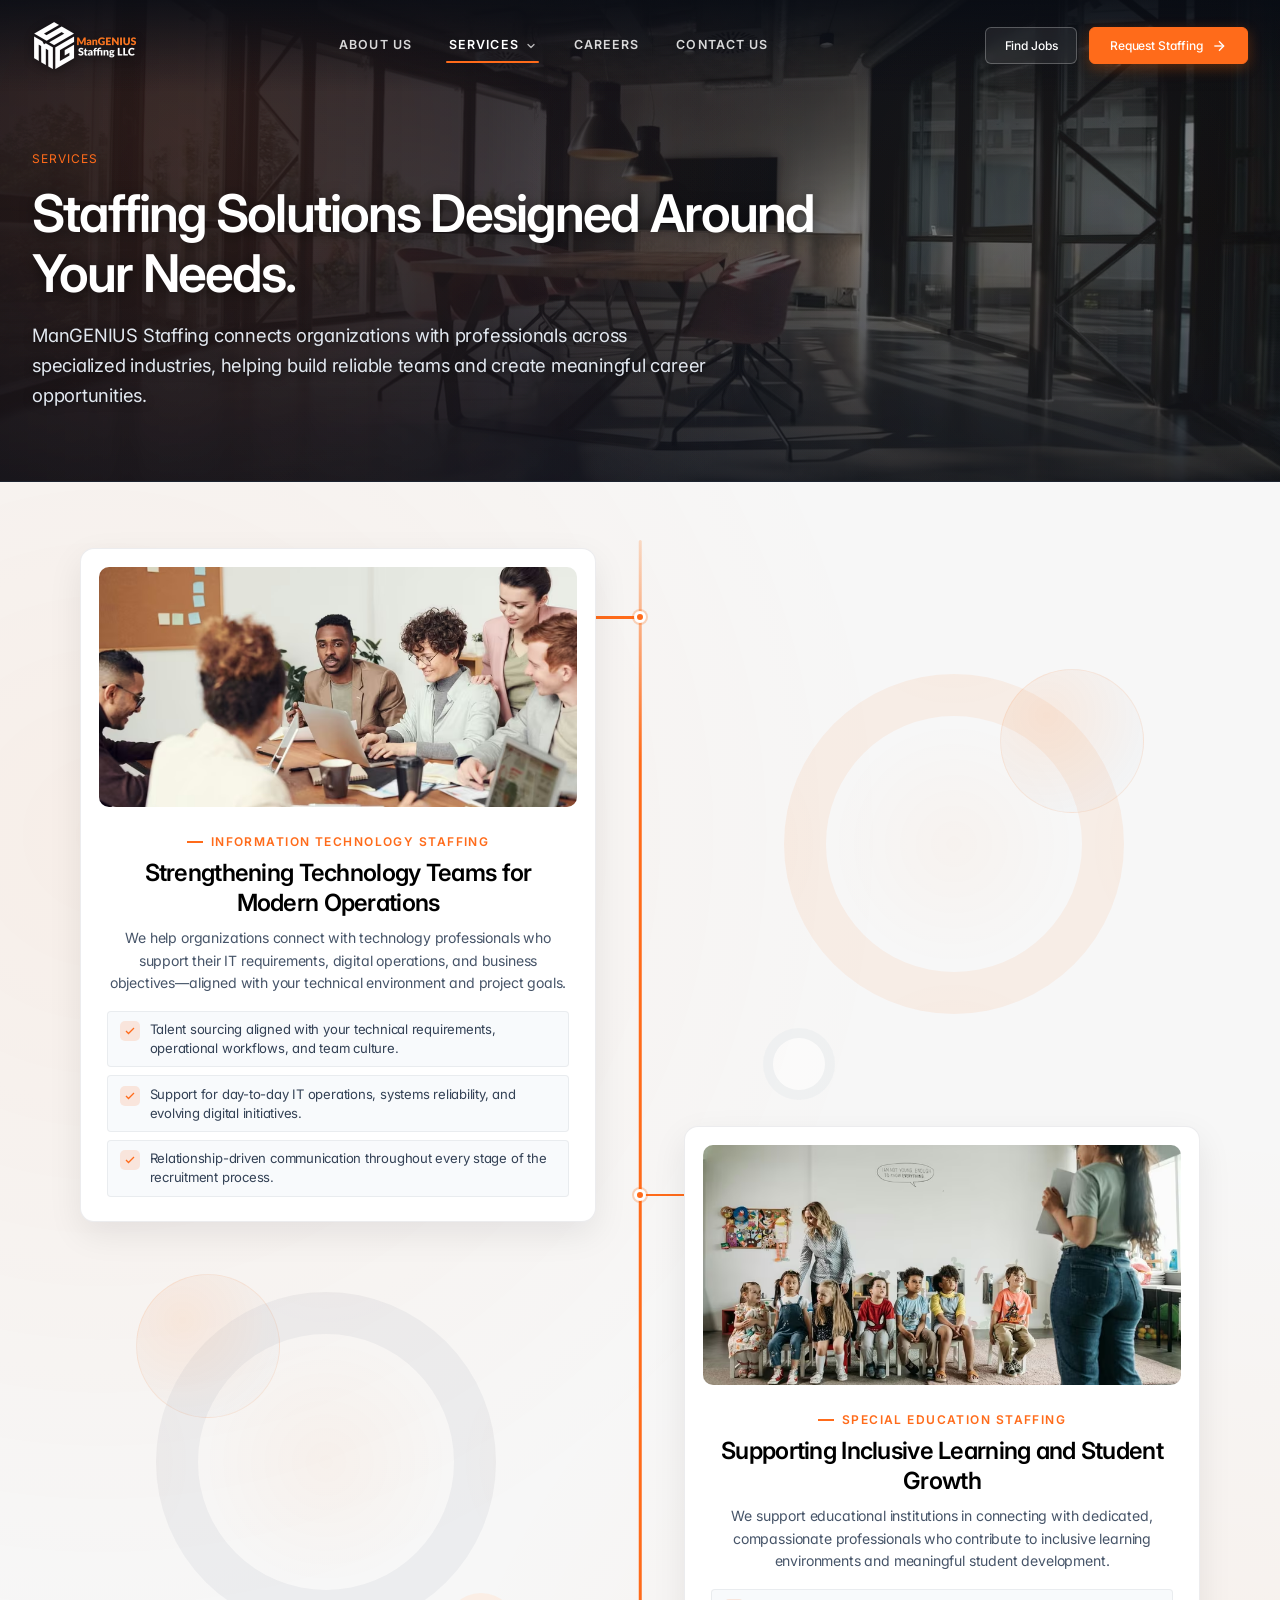
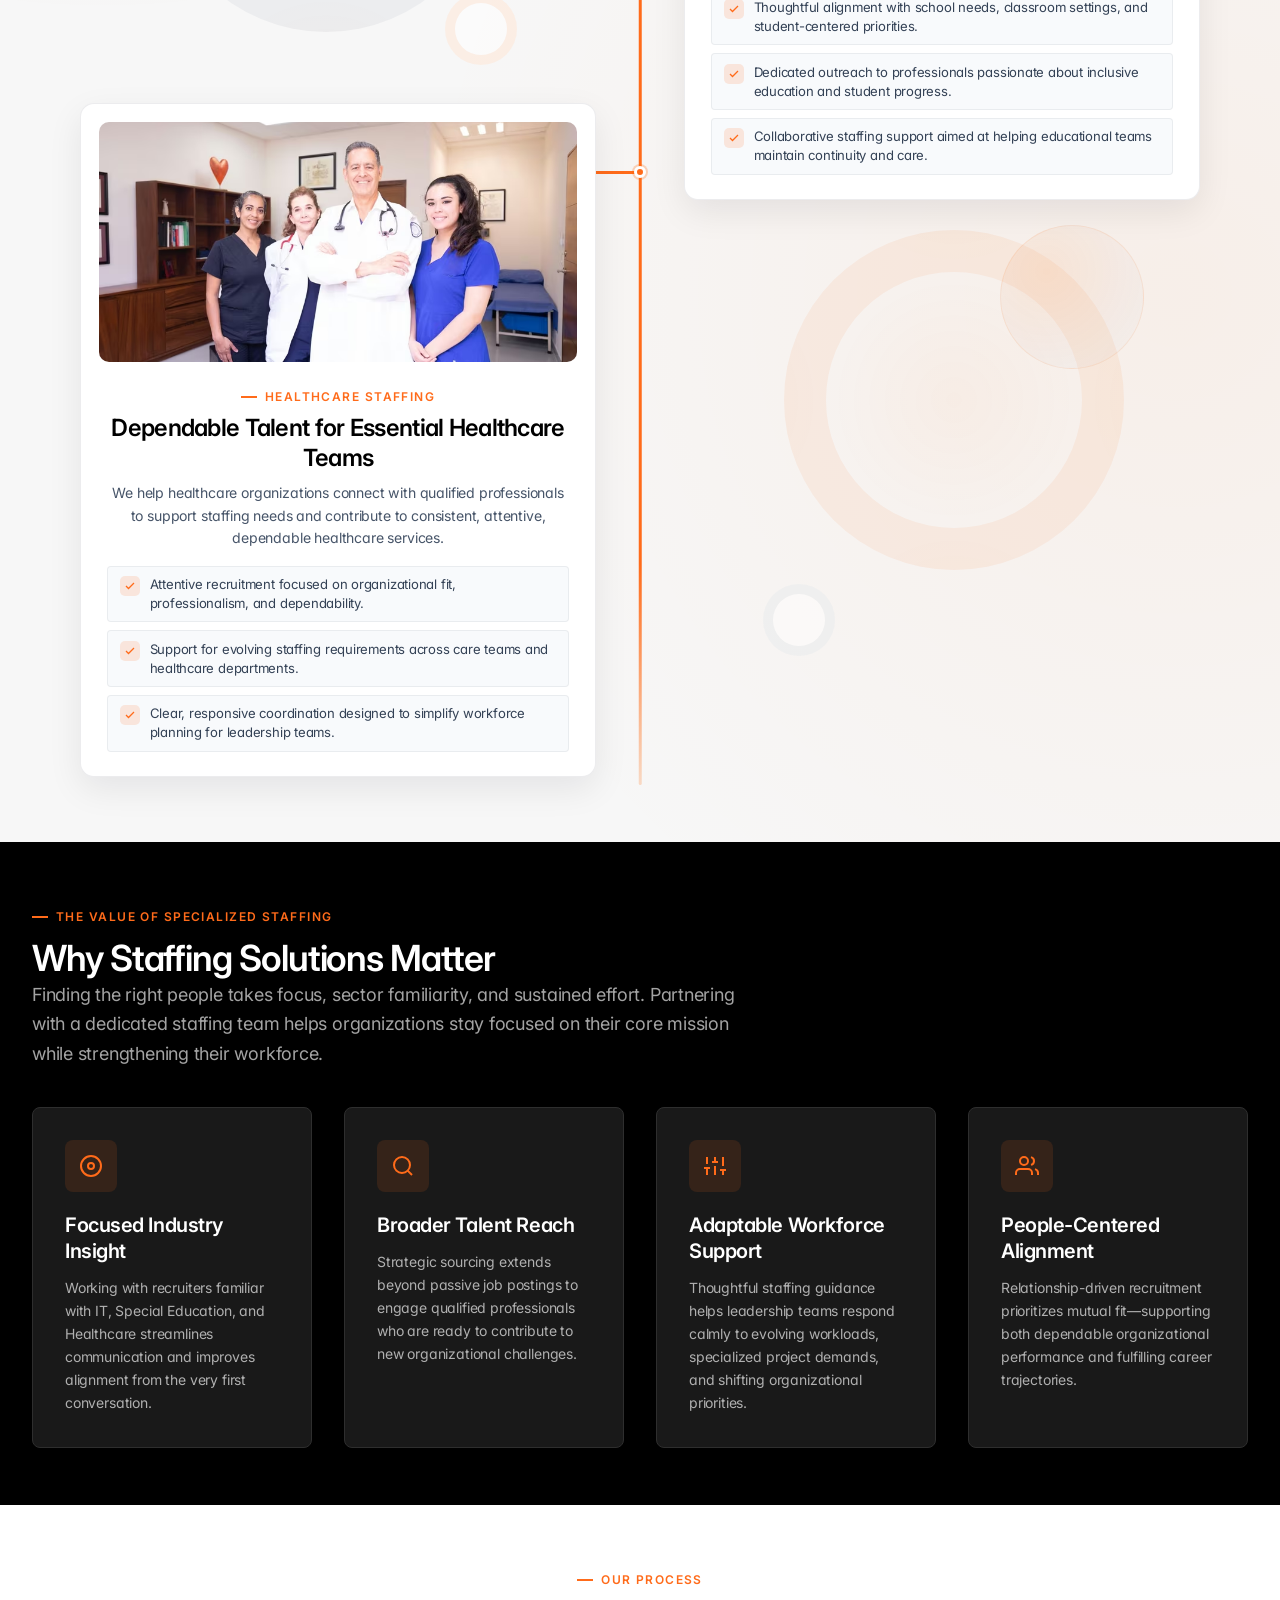
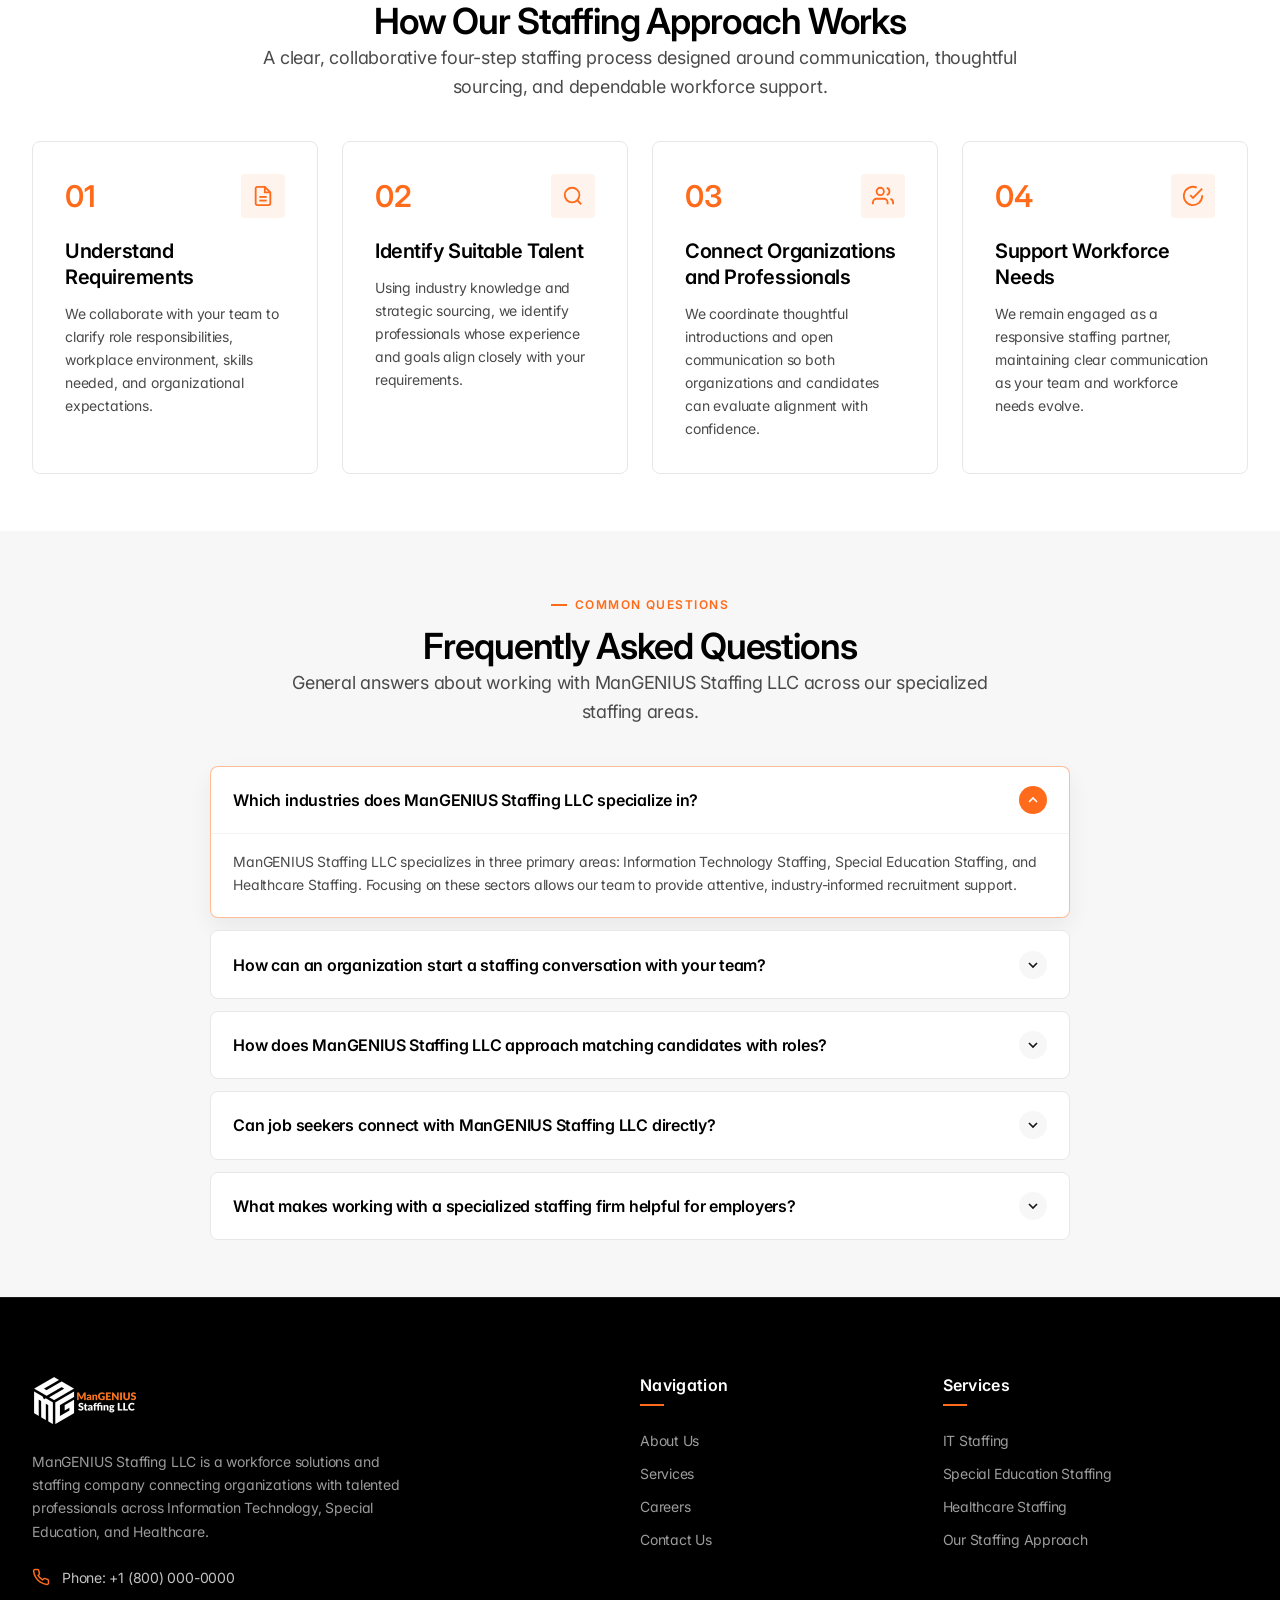
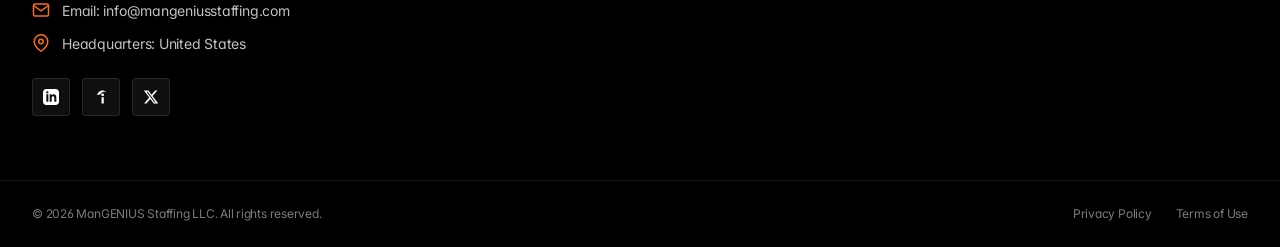
<file: client-website/services.html>
<!DOCTYPE html>
<html lang="en">
<head>
  <meta charset="UTF-8">
  <meta name="viewport" content="width=device-width, initial-scale=1.0">
  <meta http-equiv="X-UA-Compatible" content="ie=edge">
  <title>Staffing Services | IT, Special Education &amp; Healthcare — ManGENIUS</title>
  <meta name="description" content="Explore Information Technology, Special Education, and Healthcare staffing solutions tailored to your organization's workforce needs at ManGENIUS Staffing LLC.">
  <meta name="robots" content="index, follow">
  <link rel="canonical" href="https://mangenius.org/services.html">

  <!-- Open Graph / Social Sharing -->
  <meta property="og:type" content="website">
  <meta property="og:site_name" content="ManGENIUS Staffing LLC">
  <meta property="og:locale" content="en_US">
  <meta property="og:title" content="Staffing Services | IT, Special Education &amp; Healthcare — ManGENIUS">
  <meta property="og:description" content="Explore Information Technology, Special Education, and Healthcare staffing solutions tailored to your organization's workforce needs at ManGENIUS Staffing LLC.">
  <meta property="og:url" content="https://mangenius.org/services.html">
  <meta property="og:image" content="https://mangenius.org/images/optimized/brand/og-image.jpg">
  <meta property="og:image:width" content="1200">
  <meta property="og:image:height" content="630">
  <meta property="og:image:alt" content="ManGENIUS Staffing LLC — IT, Special Education &amp; Healthcare Staffing">

  <!-- Twitter / X Card -->
  <meta name="twitter:card" content="summary_large_image">
  <meta name="twitter:title" content="Staffing Services | IT, Special Education &amp; Healthcare — ManGENIUS">
  <meta name="twitter:description" content="Explore Information Technology, Special Education, and Healthcare staffing solutions tailored to your organization's workforce needs at ManGENIUS Staffing LLC.">
  <meta name="twitter:image" content="https://mangenius.org/images/optimized/brand/og-image.jpg">
  <meta name="twitter:image:alt" content="ManGENIUS Staffing LLC — IT, Special Education &amp; Healthcare Staffing">

  <!-- Preconnect to Google Fonts -->
  <link rel="preconnect" href="https://fonts.googleapis.com">
  <link rel="preconnect" href="https://fonts.gstatic.com" crossorigin>
  <link href="https://fonts.googleapis.com/css2?family=Inter:opsz,wght@14..32,400..700&display=swap" rel="stylesheet">

  <!-- Master Stylesheet -->
  <link rel="stylesheet" href="css/style.css?v=8">

  <!-- Favicons & Web App Manifest -->
  <link rel="icon" href="/assets/favicons/favicon.ico" sizes="any">
  <link rel="icon" type="image/png" sizes="32x32" href="/assets/favicons/favicon-32x32.png">
  <link rel="icon" type="image/png" sizes="16x16" href="/assets/favicons/favicon-16x16.png">
  <link rel="apple-touch-icon" sizes="180x180" href="/assets/favicons/apple-touch-icon.png">
  <link rel="manifest" href="/site.webmanifest">
  <meta name="theme-color" content="#000000">
</head>
<body>

  <!-- =========================================================================
       1. REUSABLE SITE HEADER & NAVIGATION
       ========================================================================= -->
  <header class="site-header" id="mainHeader">
    <div class="container header-container">
      <a href="index.html" class="brand-logo" aria-label="ManGENIUS Staffing LLC Home">
        <picture>
          <source srcset="images/optimized/brand/logo.webp" type="image/webp">
          <img src="images/logo.png" alt="ManGENIUS Staffing LLC Logo" width="212" height="102" decoding="async">
        </picture>
      </a>

      <nav class="main-nav" aria-label="Primary Navigation">
        <ul class="nav-list">
          <li class="nav-item">
            <a href="about.html" class="nav-link">About Us</a>
          </li>
          <li class="nav-item has-dropdown">
            <a href="services.html" class="nav-link active" aria-current="page" aria-haspopup="true">
              <span>Services</span>
              <svg class="dropdown-caret" viewBox="0 0 24 24" fill="none" stroke="currentColor" stroke-width="2.5" stroke-linecap="round" stroke-linejoin="round"><polyline points="6 9 12 15 18 9"></polyline></svg>
            </a>
            <div class="dropdown-menu" role="menu">
              <div class="dropdown-item">
                <a href="services.html#it-staffing" class="dropdown-link" role="menuitem">
                  <span class="dropdown-title">IT Staffing</span>
                  <span class="dropdown-desc">Technology professionals supporting digital operations and IT goals.</span>
                </a>
              </div>
              <div class="dropdown-item">
                <a href="services.html#special-education-staffing" class="dropdown-link" role="menuitem">
                  <span class="dropdown-title">Special Education Staffing</span>
                  <span class="dropdown-desc">Dedicated professionals supporting inclusive learning environments.</span>
                </a>
              </div>
              <div class="dropdown-item">
                <a href="services.html#healthcare-staffing" class="dropdown-link" role="menuitem">
                  <span class="dropdown-title">Healthcare Staffing</span>
                  <span class="dropdown-desc">Qualified professionals supporting dependable healthcare services.</span>
                </a>
              </div>
              <div class="dropdown-item">
                <a href="services.html#staffing-approach" class="dropdown-link" role="menuitem">
                  <span class="dropdown-title">Our Staffing Approach</span>
                  <span class="dropdown-desc">Relationship-driven recruitment tailored to organizational needs.</span>
                </a>
              </div>
            </div>
          </li>
          <li class="nav-item">
            <a href="careers.html" class="nav-link">Careers</a>
          </li>
          <li class="nav-item">
            <a href="contact.html" class="nav-link">Contact Us</a>
          </li>
        </ul>
      </nav>

      <div class="header-actions">
        <a href="careers.html" class="btn btn-outline-white btn-sm">Find Jobs</a>
        <a href="contact.html" class="btn btn-orange btn-sm">
          <span>Request Staffing</span>
          <svg class="icon icon-arrow" viewBox="0 0 24 24" fill="none" stroke="currentColor" stroke-width="2"><line x1="5" y1="12" x2="19" y2="12"></line><polyline points="12 5 19 12 12 19"></polyline></svg>
        </a>
      </div>

      <button class="mobile-nav-toggle" aria-label="Toggle navigation menu" aria-expanded="false" aria-controls="mobileDrawer">
        <span class="hamburger-line"></span>
        <span class="hamburger-line"></span>
        <span class="hamburger-line"></span>
      </button>
    </div>
  </header>

  <!-- =========================================================================
       3. MOBILE NAVIGATION DRAWER
       ========================================================================= -->
  <div class="mobile-drawer-backdrop" id="mobileDrawerBackdrop"></div>
  <aside class="mobile-drawer" id="mobileDrawer" aria-label="Mobile Navigation">
    <div class="mobile-drawer-header">
      <a href="index.html" class="brand-logo">
        <picture>
          <source srcset="images/optimized/brand/logo.webp" type="image/webp">
          <img src="images/logo.png" alt="ManGENIUS Staffing LLC" width="160" height="77" loading="lazy" decoding="async">
        </picture>
      </a>
      <button class="mobile-drawer-close" aria-label="Close navigation menu">
        <svg width="22" height="22" viewBox="0 0 24 24" fill="none" stroke="currentColor" stroke-width="2"><line x1="18" y1="6" x2="6" y2="18"></line><line x1="6" y1="6" x2="18" y2="18"></line></svg>
      </button>
    </div>

    <ul class="mobile-nav-list">
      <li class="mobile-nav-item"><a href="about.html" class="mobile-nav-link">About Us</a></li>
      <li class="mobile-nav-item">
        <div class="flex-between">
          <a href="services.html" class="mobile-nav-link active">Services</a>
          <button class="mobile-dropdown-btn" aria-label="Toggle Services submenu" aria-expanded="false">
            <svg width="18" height="18" viewBox="0 0 24 24" fill="none" stroke="currentColor" stroke-width="2"><polyline points="6 9 12 15 18 9"></polyline></svg>
          </button>
        </div>
        <div class="mobile-submenu">
          <a href="services.html#it-staffing">IT Staffing</a>
          <a href="services.html#special-education-staffing">Special Education Staffing</a>
          <a href="services.html#healthcare-staffing">Healthcare Staffing</a>
          <a href="services.html#staffing-approach">Our Staffing Approach</a>
        </div>
      </li>
      <li class="mobile-nav-item"><a href="careers.html" class="mobile-nav-link">Careers</a></li>
      <li class="mobile-nav-item"><a href="contact.html" class="mobile-nav-link">Contact Us</a></li>
    </ul>

    <div class="mobile-drawer-actions">
      <a href="contact.html" class="btn btn-orange">Request Staffing</a>
      <a href="careers.html" class="btn btn-outline-white">Search Open Jobs</a>
    </div>

    <div class="mobile-drawer-contact">
      <p>Direct: <a href="tel:+18000000000" class="text-white">+1 (800) 000-0000</a></p>
      <p>Email: <a href="mailto:info@mangeniusstaffing.com" class="text-white">info@mangeniusstaffing.com</a></p>
    </div>
  </aside>

  <!-- =========================================================================
       4. MAIN CONTENT AREA — OUR SERVICES PAGE
       ========================================================================= -->
  <main id="mainContent">

    <!-- 1. SERVICES HERO SECTION -->
    <section class="page-hero subpage-hero" id="services-hero">
      <div class="hero-bg-media" aria-hidden="true">
        <picture>
          <source type="image/avif" srcset="images/optimized/hero/hero-banner-768.avif 768w, images/optimized/hero/hero-banner-1280.avif 1280w, images/optimized/hero/hero-banner.avif 1920w" sizes="100vw">
          <source type="image/webp" srcset="images/optimized/hero/hero-banner-768.webp 768w, images/optimized/hero/hero-banner-1280.webp 1280w, images/optimized/hero/hero-banner.webp 1920w" sizes="100vw">
          <img src="images/services/hero-banner.jpg" alt="" class="hero-bg-img" width="1920" height="820" fetchpriority="high" decoding="async">
        </picture>
        <div class="hero-bg-overlay"></div>
        <div class="hero-bg-glow"></div>
      </div>

      <div class="container hero-container">
        <div class="reveal">
          <nav class="hero-breadcrumbs" aria-label="Breadcrumb">
            <span class="current" aria-current="page">Services</span>
          </nav>

          <h1 class="hero-title">Staffing Solutions Designed Around Your Needs.</h1>
          <p class="hero-subtitle" style="margin-bottom: 0;">
            ManGENIUS Staffing connects organizations with professionals across specialized industries, helping build reliable teams and create meaningful career opportunities.
          </p>
        </div>
      </div>
    </section>

    <!-- 3. CORE STAFFING SERVICES (Alternating Vertical Timeline) -->
    <section class="section bg-light services-timeline-section" id="services-list">
      <div class="container">
        <div class="services-timeline">

          <!-- Service 1: Information Technology Staffing (Left) -->
          <div class="timeline-row timeline-left" id="it-staffing">
            <div class="timeline-col">
              <article class="timeline-card reveal">
                <div class="timeline-card-media">
                  <picture>
                    <source type="image/avif" srcset="images/optimized/industries/it-480.avif 480w, images/optimized/industries/it-800.avif 800w, images/optimized/industries/it.avif 1200w" sizes="(max-width: 767px) 92vw, (max-width: 1199px) 48vw, 560px">
                    <source type="image/webp" srcset="images/optimized/industries/it-480.webp 480w, images/optimized/industries/it-800.webp 800w, images/optimized/industries/it.webp 1200w" sizes="(max-width: 767px) 92vw, (max-width: 1199px) 48vw, 560px">
                    <img src="images/industries/it.jpg" alt="Information Technology professionals collaborating at modern workstations" width="1200" height="800" loading="lazy" decoding="async">
                  </picture>
                </div>
                <div class="timeline-card-body">
                  <span class="eyebrow">Information Technology Staffing</span>
                  <h2>Strengthening Technology Teams for Modern Operations</h2>
                  <p>
                    We help organizations connect with technology professionals who support their IT requirements, digital operations, and business objectives—aligned with your technical environment and project goals.
                  </p>
                  <div class="service-points-list">
                    <div class="service-point-item">
                      <span class="service-point-icon" aria-hidden="true">
                        <svg viewBox="0 0 24 24" fill="none" stroke="currentColor" stroke-width="2.5"><polyline points="20 6 9 17 4 12"></polyline></svg>
                      </span>
                      <span>Talent sourcing aligned with your technical requirements, operational workflows, and team culture.</span>
                    </div>
                    <div class="service-point-item">
                      <span class="service-point-icon" aria-hidden="true">
                        <svg viewBox="0 0 24 24" fill="none" stroke="currentColor" stroke-width="2.5"><polyline points="20 6 9 17 4 12"></polyline></svg>
                      </span>
                      <span>Support for day-to-day IT operations, systems reliability, and evolving digital initiatives.</span>
                    </div>
                    <div class="service-point-item">
                      <span class="service-point-icon" aria-hidden="true">
                        <svg viewBox="0 0 24 24" fill="none" stroke="currentColor" stroke-width="2.5"><polyline points="20 6 9 17 4 12"></polyline></svg>
                      </span>
                      <span>Relationship-driven communication throughout every stage of the recruitment process.</span>
                    </div>
                  </div>
                </div>
              </article>
            </div>
            <div class="timeline-decor" aria-hidden="true">
              <span class="timeline-bubble bubble-ring-lg"></span>
              <span class="timeline-bubble bubble-orb-md"></span>
              <span class="timeline-bubble bubble-orb-sm"></span>
            </div>
          </div>

          <!-- Service 2: Special Education Staffing (Right) -->
          <div class="timeline-row timeline-right" id="special-education-staffing">
            <div class="timeline-decor" aria-hidden="true">
              <span class="timeline-bubble bubble-ring-lg"></span>
              <span class="timeline-bubble bubble-orb-md"></span>
              <span class="timeline-bubble bubble-orb-sm"></span>
            </div>
            <div class="timeline-col">
              <article class="timeline-card reveal">
                <div class="timeline-card-media">
                  <picture>
                    <source type="image/avif" srcset="images/optimized/industries/special-education-480.avif 480w, images/optimized/industries/special-education-800.avif 800w, images/optimized/industries/special-education.avif 1200w" sizes="(max-width: 767px) 92vw, (max-width: 1199px) 48vw, 560px">
                    <source type="image/webp" srcset="images/optimized/industries/special-education-480.webp 480w, images/optimized/industries/special-education-800.webp 800w, images/optimized/industries/special-education.webp 1200w" sizes="(max-width: 767px) 92vw, (max-width: 1199px) 48vw, 560px">
                    <img src="images/industries/special-education.jpg" alt="Special Education professional guiding students in an inclusive classroom" width="1200" height="801" loading="lazy" decoding="async">
                  </picture>
                </div>
                <div class="timeline-card-body">
                  <span class="eyebrow">Special Education Staffing</span>
                  <h2>Supporting Inclusive Learning and Student Growth</h2>
                  <p>
                    We support educational institutions in connecting with dedicated, compassionate professionals who contribute to inclusive learning environments and meaningful student development.
                  </p>
                  <div class="service-points-list">
                    <div class="service-point-item">
                      <span class="service-point-icon" aria-hidden="true">
                        <svg viewBox="0 0 24 24" fill="none" stroke="currentColor" stroke-width="2.5"><polyline points="20 6 9 17 4 12"></polyline></svg>
                      </span>
                      <span>Thoughtful alignment with school needs, classroom settings, and student-centered priorities.</span>
                    </div>
                    <div class="service-point-item">
                      <span class="service-point-icon" aria-hidden="true">
                        <svg viewBox="0 0 24 24" fill="none" stroke="currentColor" stroke-width="2.5"><polyline points="20 6 9 17 4 12"></polyline></svg>
                      </span>
                      <span>Dedicated outreach to professionals passionate about inclusive education and student progress.</span>
                    </div>
                    <div class="service-point-item">
                      <span class="service-point-icon" aria-hidden="true">
                        <svg viewBox="0 0 24 24" fill="none" stroke="currentColor" stroke-width="2.5"><polyline points="20 6 9 17 4 12"></polyline></svg>
                      </span>
                      <span>Collaborative staffing support aimed at helping educational teams maintain continuity and care.</span>
                    </div>
                  </div>
                </div>
              </article>
            </div>
          </div>

          <!-- Service 3: Healthcare Staffing (Left) -->
          <div class="timeline-row timeline-left" id="healthcare-staffing">
            <div class="timeline-col">
              <article class="timeline-card reveal">
                <div class="timeline-card-media">
                  <picture>
                    <source type="image/avif" srcset="images/optimized/industries/healthcare-480.avif 480w, images/optimized/industries/healthcare-800.avif 800w, images/optimized/industries/healthcare.avif 1200w" sizes="(max-width: 767px) 92vw, (max-width: 1199px) 48vw, 560px">
                    <source type="image/webp" srcset="images/optimized/industries/healthcare-480.webp 480w, images/optimized/industries/healthcare-800.webp 800w, images/optimized/industries/healthcare.webp 1200w" sizes="(max-width: 767px) 92vw, (max-width: 1199px) 48vw, 560px">
                    <img src="images/industries/healthcare.jpg" alt="Healthcare professional in a bright modern clinical hallway" width="1200" height="800" loading="lazy" decoding="async">
                  </picture>
                </div>
                <div class="timeline-card-body">
                  <span class="eyebrow">Healthcare Staffing</span>
                  <h2>Dependable Talent for Essential Healthcare Teams</h2>
                  <p>
                    We help healthcare organizations connect with qualified professionals to support staffing needs and contribute to consistent, attentive, dependable healthcare services.
                  </p>
                  <div class="service-points-list">
                    <div class="service-point-item">
                      <span class="service-point-icon" aria-hidden="true">
                        <svg viewBox="0 0 24 24" fill="none" stroke="currentColor" stroke-width="2.5"><polyline points="20 6 9 17 4 12"></polyline></svg>
                      </span>
                      <span>Attentive recruitment focused on organizational fit, professionalism, and dependability.</span>
                    </div>
                    <div class="service-point-item">
                      <span class="service-point-icon" aria-hidden="true">
                        <svg viewBox="0 0 24 24" fill="none" stroke="currentColor" stroke-width="2.5"><polyline points="20 6 9 17 4 12"></polyline></svg>
                      </span>
                      <span>Support for evolving staffing requirements across care teams and healthcare departments.</span>
                    </div>
                    <div class="service-point-item">
                      <span class="service-point-icon" aria-hidden="true">
                        <svg viewBox="0 0 24 24" fill="none" stroke="currentColor" stroke-width="2.5"><polyline points="20 6 9 17 4 12"></polyline></svg>
                      </span>
                      <span>Clear, responsive coordination designed to simplify workforce planning for leadership teams.</span>
                    </div>
                  </div>
                </div>
              </article>
            </div>
            <div class="timeline-decor" aria-hidden="true">
              <span class="timeline-bubble bubble-ring-lg"></span>
              <span class="timeline-bubble bubble-orb-md"></span>
              <span class="timeline-bubble bubble-orb-sm"></span>
            </div>
          </div>

        </div>
      </div>
    </section>

    <!-- 4. WHY STAFFING SOLUTIONS MATTER -->
    <section class="section bg-black" id="why-staffing-matters">
      <div class="container">
        <div class="reveal" style="max-width: 740px; margin-bottom: clamp(1.75rem, 3vw, 2.5rem);">
          <span class="eyebrow">The Value of Specialized Staffing</span>
          <h2 class="text-white">Why Staffing Solutions Matter</h2>
          <p style="color: #A3A3A3; font-size: var(--fs-md);">
            Finding the right people takes focus, sector familiarity, and sustained effort. Partnering with a dedicated staffing team helps organizations stay focused on their core mission while strengthening their workforce.
          </p>
        </div>

        <div class="grid grid-4">
          <div class="advantage-card reveal">
            <div class="advantage-icon" aria-hidden="true">
              <svg width="24" height="24" viewBox="0 0 24 24" fill="none" stroke="currentColor" stroke-width="2"><circle cx="12" cy="12" r="10"></circle><circle cx="12" cy="12" r="3"></circle></svg>
            </div>
            <h3 class="advantage-title">Focused Industry Insight</h3>
            <p class="advantage-desc">
              Working with recruiters familiar with IT, Special Education, and Healthcare streamlines communication and improves alignment from the very first conversation.
            </p>
          </div>

          <div class="advantage-card reveal reveal-delay-1">
            <div class="advantage-icon" aria-hidden="true">
              <svg width="24" height="24" viewBox="0 0 24 24" fill="none" stroke="currentColor" stroke-width="2"><circle cx="11" cy="11" r="8"></circle><line x1="21" y1="21" x2="16.65" y2="16.65"></line></svg>
            </div>
            <h3 class="advantage-title">Broader Talent Reach</h3>
            <p class="advantage-desc">
              Strategic sourcing extends beyond passive job postings to engage qualified professionals who are ready to contribute to new organizational challenges.
            </p>
          </div>

          <div class="advantage-card reveal reveal-delay-2">
            <div class="advantage-icon" aria-hidden="true">
              <svg width="24" height="24" viewBox="0 0 24 24" fill="none" stroke="currentColor" stroke-width="2"><line x1="4" y1="21" x2="4" y2="14"></line><line x1="4" y1="10" x2="4" y2="3"></line><line x1="12" y1="21" x2="12" y2="12"></line><line x1="12" y1="8" x2="12" y2="3"></line><line x1="20" y1="21" x2="20" y2="16"></line><line x1="20" y1="12" x2="20" y2="3"></line><line x1="1" y1="14" x2="7" y2="14"></line><line x1="9" y1="8" x2="15" y2="8"></line><line x1="17" y1="16" x2="23" y2="16"></line></svg>
            </div>
            <h3 class="advantage-title">Adaptable Workforce Support</h3>
            <p class="advantage-desc">
              Thoughtful staffing guidance helps leadership teams respond calmly to evolving workloads, specialized project demands, and shifting organizational priorities.
            </p>
          </div>

          <div class="advantage-card reveal reveal-delay-3">
            <div class="advantage-icon" aria-hidden="true">
              <svg width="24" height="24" viewBox="0 0 24 24" fill="none" stroke="currentColor" stroke-width="2"><path d="M17 21v-2a4 4 0 0 0-4-4H5a4 4 0 0 0-4 4v2"></path><circle cx="9" cy="7" r="4"></circle><path d="M23 21v-2a4 4 0 0 0-3-3.87"></path><path d="M16 3.13a4 4 0 0 1 0 7.75"></path></svg>
            </div>
            <h3 class="advantage-title">People-Centered Alignment</h3>
            <p class="advantage-desc">
              Relationship-driven recruitment prioritizes mutual fit—supporting both dependable organizational performance and fulfilling career trajectories.
            </p>
          </div>
        </div>
      </div>
    </section>

    <!-- 5. HOW OUR STAFFING APPROACH WORKS -->
    <section class="section bg-white" id="staffing-approach">
      <div class="container">
        <div class="reveal" style="text-align: center; max-width: 760px; margin: 0 auto clamp(1.75rem, 3vw, 2.75rem);">
          <span class="eyebrow" style="justify-content: center;">Our Process</span>
          <h2>How Our Staffing Approach Works</h2>
          <p class="text-lead">
            A clear, collaborative four-step staffing process designed around communication, thoughtful sourcing, and dependable workforce support.
          </p>
        </div>

        <div class="process-grid">
          <div class="step-card reveal">
            <div class="step-header">
              <span class="step-number">01</span>
              <div class="step-icon-wrapper" aria-hidden="true">
                <svg width="22" height="22" viewBox="0 0 24 24" fill="none" stroke="currentColor" stroke-width="2"><path d="M14 2H6a2 2 0 0 0-2 2v16a2 2 0 0 0 2 2h12a2 2 0 0 0 2-2V8z"></path><polyline points="14 2 14 8 20 8"></polyline><line x1="16" y1="13" x2="8" y2="13"></line><line x1="16" y1="17" x2="8" y2="17"></line></svg>
              </div>
            </div>
            <h3 class="step-title">Understand Requirements</h3>
            <p class="step-desc">
              We collaborate with your team to clarify role responsibilities, workplace environment, skills needed, and organizational expectations.
            </p>
          </div>

          <div class="step-card reveal reveal-delay-1">
            <div class="step-header">
              <span class="step-number">02</span>
              <div class="step-icon-wrapper" aria-hidden="true">
                <svg width="22" height="22" viewBox="0 0 24 24" fill="none" stroke="currentColor" stroke-width="2"><circle cx="11" cy="11" r="8"></circle><line x1="21" y1="21" x2="16.65" y2="16.65"></line></svg>
              </div>
            </div>
            <h3 class="step-title">Identify Suitable Talent</h3>
            <p class="step-desc">
              Using industry knowledge and strategic sourcing, we identify professionals whose experience and goals align closely with your requirements.
            </p>
          </div>

          <div class="step-card reveal reveal-delay-2">
            <div class="step-header">
              <span class="step-number">03</span>
              <div class="step-icon-wrapper" aria-hidden="true">
                <svg width="22" height="22" viewBox="0 0 24 24" fill="none" stroke="currentColor" stroke-width="2"><path d="M17 21v-2a4 4 0 0 0-4-4H5a4 4 0 0 0-4 4v2"></path><circle cx="9" cy="7" r="4"></circle><path d="M23 21v-2a4 4 0 0 0-3-3.87"></path><path d="M16 3.13a4 4 0 0 1 0 7.75"></path></svg>
              </div>
            </div>
            <h3 class="step-title">Connect Organizations and Professionals</h3>
            <p class="step-desc">
              We coordinate thoughtful introductions and open communication so both organizations and candidates can evaluate alignment with confidence.
            </p>
          </div>

          <div class="step-card reveal reveal-delay-3">
            <div class="step-header">
              <span class="step-number">04</span>
              <div class="step-icon-wrapper" aria-hidden="true">
                <svg width="22" height="22" viewBox="0 0 24 24" fill="none" stroke="currentColor" stroke-width="2"><path d="M22 11.08V12a10 10 0 1 1-5.93-9.14"></path><polyline points="22 4 12 14.01 9 11.01"></polyline></svg>
              </div>
            </div>
            <h3 class="step-title">Support Workforce Needs</h3>
            <p class="step-desc">
              We remain engaged as a responsive staffing partner, maintaining clear communication as your team and workforce needs evolve.
            </p>
          </div>
        </div>
      </div>
    </section>

    <!-- 6. FAQ SECTION -->
    <section class="section bg-light" id="faq">
      <div class="container">
        <div class="reveal" style="text-align: center; max-width: 720px; margin: 0 auto clamp(1.75rem, 3vw, 2.5rem);">
          <span class="eyebrow" style="justify-content: center;">Common Questions</span>
          <h2>Frequently Asked Questions</h2>
          <p class="text-lead">
            General answers about working with ManGENIUS Staffing LLC across our specialized staffing areas.
          </p>
        </div>

        <div class="faq-list reveal reveal-delay-1">
          <details class="faq-item" open>
            <summary class="faq-question">
              <span>Which industries does ManGENIUS Staffing LLC specialize in?</span>
              <span class="faq-chevron" aria-hidden="true">
                <svg width="16" height="16" viewBox="0 0 24 24" fill="none" stroke="currentColor" stroke-width="2.5"><polyline points="6 9 12 15 18 9"></polyline></svg>
              </span>
            </summary>
            <div class="faq-answer">
              ManGENIUS Staffing LLC specializes in three primary areas: Information Technology Staffing, Special Education Staffing, and Healthcare Staffing. Focusing on these sectors allows our team to provide attentive, industry-informed recruitment support.
            </div>
          </details>

          <details class="faq-item">
            <summary class="faq-question">
              <span>How can an organization start a staffing conversation with your team?</span>
              <span class="faq-chevron" aria-hidden="true">
                <svg width="16" height="16" viewBox="0 0 24 24" fill="none" stroke="currentColor" stroke-width="2.5"><polyline points="6 9 12 15 18 9"></polyline></svg>
              </span>
            </summary>
            <div class="faq-answer">
              You can reach out through our Contact Us page, email, or phone to share an overview of your staffing requirements. Our team will follow up to learn more about your roles, environment, and goals before outlining next steps.
            </div>
          </details>

          <details class="faq-item">
            <summary class="faq-question">
              <span>How does ManGENIUS Staffing LLC approach matching candidates with roles?</span>
              <span class="faq-chevron" aria-hidden="true">
                <svg width="16" height="16" viewBox="0 0 24 24" fill="none" stroke="currentColor" stroke-width="2.5"><polyline points="6 9 12 15 18 9"></polyline></svg>
              </span>
            </summary>
            <div class="faq-answer">
              We combine industry familiarity, strategic talent sourcing, and relationship-driven recruitment. Rather than taking a one-size-fits-all approach, we focus on understanding both the organization's expectations and each professional's background and career interests.
            </div>
          </details>

          <details class="faq-item">
            <summary class="faq-question">
              <span>Can job seekers connect with ManGENIUS Staffing LLC directly?</span>
              <span class="faq-chevron" aria-hidden="true">
                <svg width="16" height="16" viewBox="0 0 24 24" fill="none" stroke="currentColor" stroke-width="2.5"><polyline points="6 9 12 15 18 9"></polyline></svg>
              </span>
            </summary>
            <div class="faq-answer">
              Yes. Professionals in Information Technology, Special Education, and Healthcare are welcome to visit our Careers page or reach out via our Contact Us page to share their experience and explore meaningful opportunities.
            </div>
          </details>

          <details class="faq-item">
            <summary class="faq-question">
              <span>What makes working with a specialized staffing firm helpful for employers?</span>
              <span class="faq-chevron" aria-hidden="true">
                <svg width="16" height="16" viewBox="0 0 24 24" fill="none" stroke="currentColor" stroke-width="2.5"><polyline points="6 9 12 15 18 9"></polyline></svg>
              </span>
            </summary>
            <div class="faq-answer">
              A specialized staffing partner helps reduce the time internal teams spend sourcing and coordinating outreach, while bringing dedicated focus to identifying professionals who align with your organization's specific sector and workplace needs.
            </div>
          </details>
        </div>
      </div>
    </section>

  </main>

  <!-- =========================================================================
       5. REUSABLE SITE FOOTER
       ========================================================================= -->
  <footer class="site-footer" id="mainFooter">
    <div class="footer-top">
      <div class="container">
        <div class="footer-grid">
          <div class="footer-brand">
            <a href="index.html" class="footer-logo">
              <picture>
                <source srcset="images/optimized/brand/logo.webp" type="image/webp">
                <img src="images/logo.png" alt="ManGENIUS Staffing LLC Logo" width="180" height="86" loading="lazy" decoding="async">
              </picture>
            </a>
            <p class="footer-about">
              ManGENIUS Staffing LLC is a workforce solutions and staffing company connecting organizations with talented professionals across Information Technology, Special Education, and Healthcare.
            </p>
            <div class="footer-contact-list">
              <div class="footer-contact-item">
                <svg viewBox="0 0 24 24" fill="none" stroke="currentColor" stroke-width="2"><path d="M22 16.92v3a2 2 0 0 1-2.18 2 19.79 19.79 0 0 1-8.63-3.07 19.5 19.5 0 0 1-6-6 19.79 19.79 0 0 1-3.07-8.67A2 2 0 0 1 4.11 2h3a2 2 0 0 1 2 1.72 12.84 12.84 0 0 0 .7 2.81 2 2 0 0 1-.45 2.11L8.09 9.91a16 16 0 0 0 6 6l1.27-1.27a2 2 0 0 1 2.11-.45 12.84 12.84 0 0 0 2.81.7A2 2 0 0 1 22 16.92z"></path></svg>
                <span>Phone: <a href="tel:+18000000000">+1 (800) 000-0000</a></span>
              </div>
              <div class="footer-contact-item">
                <svg viewBox="0 0 24 24" fill="none" stroke="currentColor" stroke-width="2"><path d="M4 4h16c1.1 0 2 .9 2 2v12c0 1.1-.9 2-2 2H4c-1.1 0-2-.9-2-2V6c0-1.1.9-2 2-2z"></path><polyline points="22,6 12,13 2,6"></polyline></svg>
                <span>Email: <a href="mailto:info@mangeniusstaffing.com">info@mangeniusstaffing.com</a></span>
              </div>
              <div class="footer-contact-item">
                <svg viewBox="0 0 24 24" fill="none" stroke="currentColor" stroke-width="2"><path d="M21 10c0 7-9 13-9 13s-9-6-9-13a9 9 0 0 1 18 0z"></path><circle cx="12" cy="10" r="3"></circle></svg>
                <span>Headquarters: United States</span>
              </div>
            </div>
            <div class="footer-socials">
              <a href="https://www.linkedin.com/" target="_blank" rel="noopener noreferrer" class="social-icon-btn" aria-label="LinkedIn"><svg viewBox="0 0 24 24" fill="currentColor"><path d="M19 0h-14c-2.761 0-5 2.239-5 5v14c0 2.761 2.239 5 5 5h14c2.762 0 5-2.239 5-5v-14c0-2.761-2.238-5-5-5zm-11 19h-3v-11h3v11zm-1.5-12.268c-.966 0-1.75-.79-1.75-1.764s.784-1.764 1.75-1.764 1.75.79 1.75 1.764-.783 1.764-1.75 1.764zm13.5 12.268h-3v-5.604c0-3.368-4-3.113-4 0v5.604h-3v-11h3v1.765c1.396-2.586 7-2.777 7 2.476v6.759z"/></svg></a>
              <a href="https://www.indeed.com/" target="_blank" rel="noopener noreferrer" class="social-icon-btn" aria-label="Indeed"><svg viewBox="0 0 24 24" fill="currentColor"><path d="M14.22 2.25c-3.79 0-7.03 2.58-7.95 6.26-.08.31.18.59.48.46 1.48-.66 3.16-1.08 4.86-1.15.65-2.06 2.57-3.54 4.84-3.54.9 0 1.74.24 2.46.66.27.16.6-.1.49-.4C18.56 3.18 16.53 2.25 14.22 2.25zm.28 4.35a2.1 2.1 0 1 0 0 4.2 2.1 2.1 0 0 0 0-4.2zm-1.65 5.65v9.5h3.3v-9.5h-3.3z"/></svg></a>
              <a href="https://twitter.com/" target="_blank" rel="noopener noreferrer" class="social-icon-btn" aria-label="Twitter"><svg viewBox="0 0 24 24" fill="currentColor"><path d="M18.244 2.25h3.308l-7.227 8.26 8.502 11.24H16.17l-5.214-6.817L4.99 21.75H1.68l7.73-8.835L1.254 2.25H8.08l4.713 6.231zm-1.161 17.52h1.833L7.084 4.126H5.117z"/></svg></a>
            </div>
          </div>
          <div>
            <h3 class="footer-col-title">Navigation</h3>
            <ul class="footer-links">
              <li><a href="about.html">About Us</a></li>
              <li><a href="services.html">Services</a></li>
              <li><a href="careers.html">Careers</a></li>
              <li><a href="contact.html">Contact Us</a></li>
            </ul>
          </div>
          <div>
            <h3 class="footer-col-title">Services</h3>
            <ul class="footer-links">
              <li><a href="services.html#it-staffing">IT Staffing</a></li>
              <li><a href="services.html#special-education-staffing">Special Education Staffing</a></li>
              <li><a href="services.html#healthcare-staffing">Healthcare Staffing</a></li>
              <li><a href="services.html#staffing-approach">Our Staffing Approach</a></li>
            </ul>
          </div>
        </div>
      </div>
    </div>
    <div class="footer-bottom">
      <div class="container footer-bottom-content">
        <div>&copy; 2026 ManGENIUS Staffing LLC. All rights reserved.</div>
        <div class="footer-legal-links">
          <a href="privacy-policy.html">Privacy Policy</a>
          <a href="terms-of-use.html">Terms of Use</a>
        </div>
      </div>
    </div>
  </footer>

  <button class="back-to-top" aria-label="Back to top">
    <svg viewBox="0 0 24 24" fill="none" stroke="currentColor" stroke-width="2.5"><polyline points="18 15 12 9 6 15"></polyline></svg>
  </button>

  <script src="js/script.js"></script>
</body>
</html>
</file>
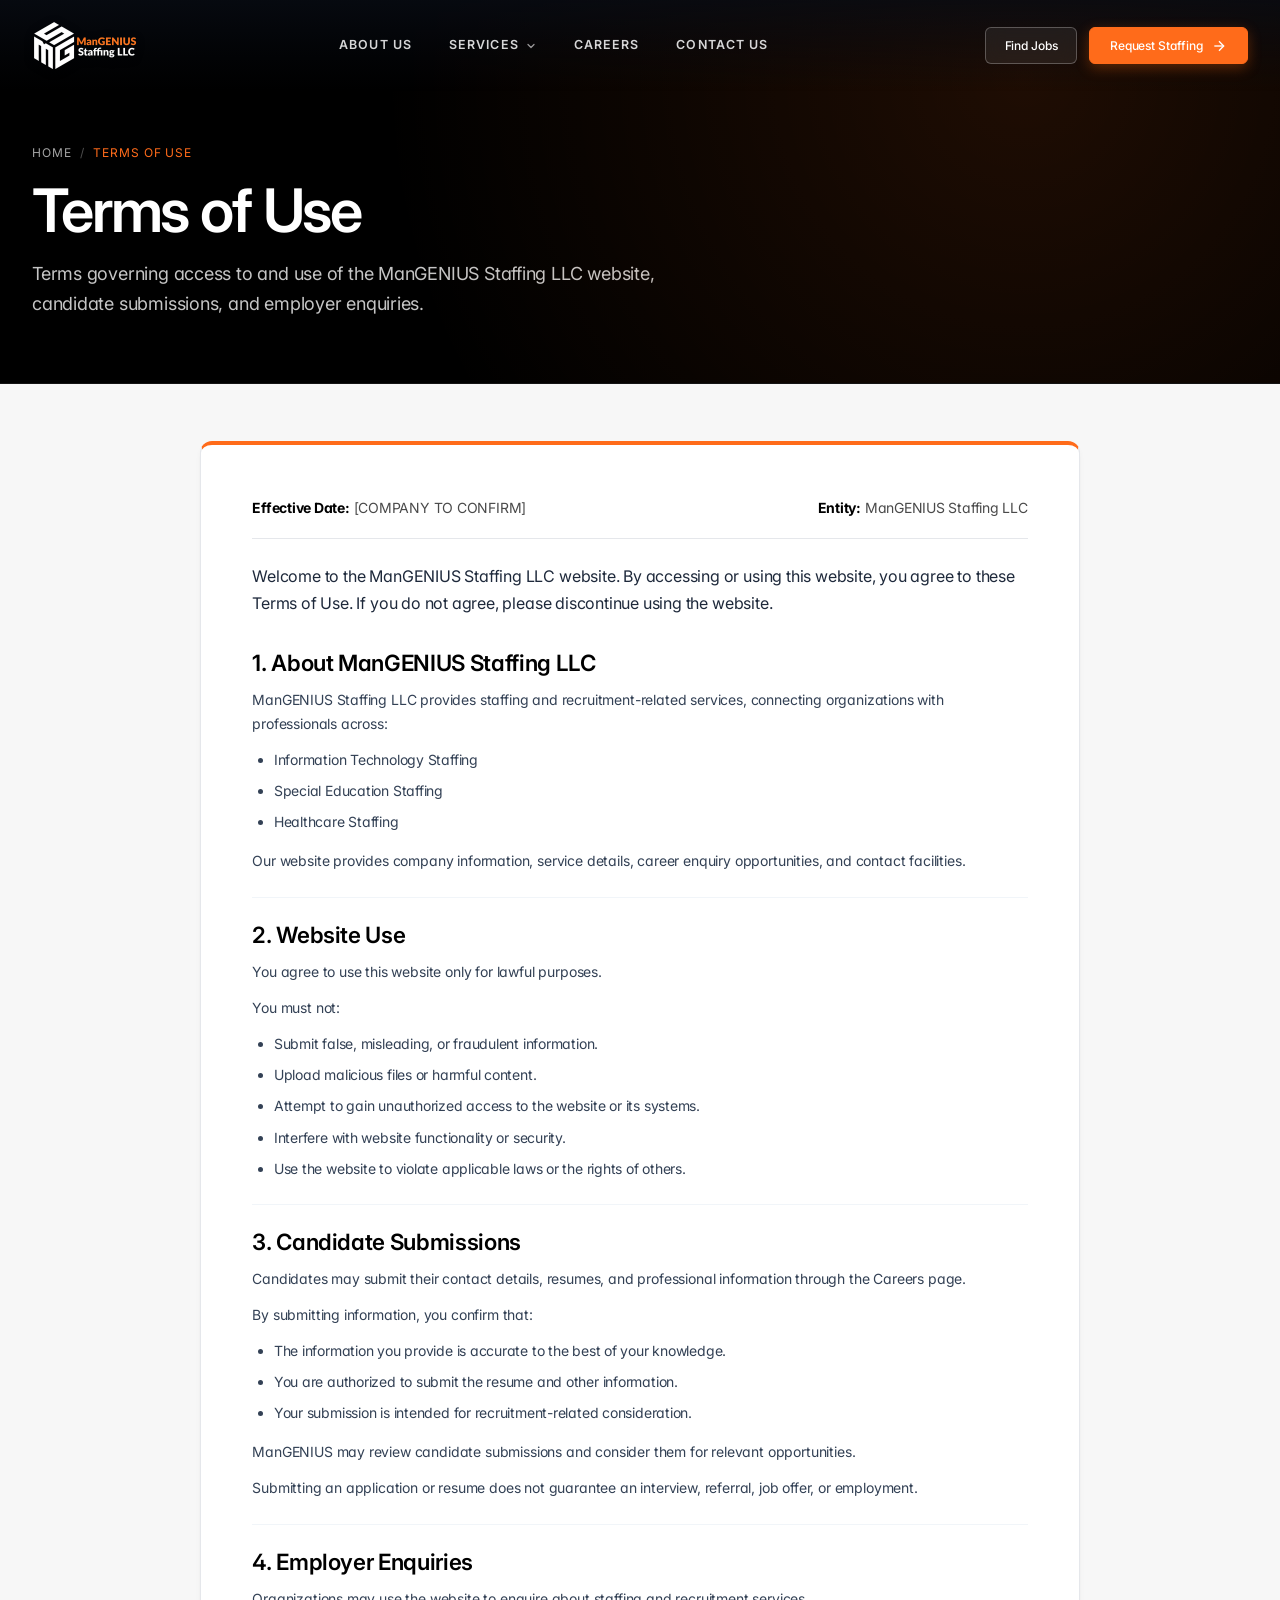
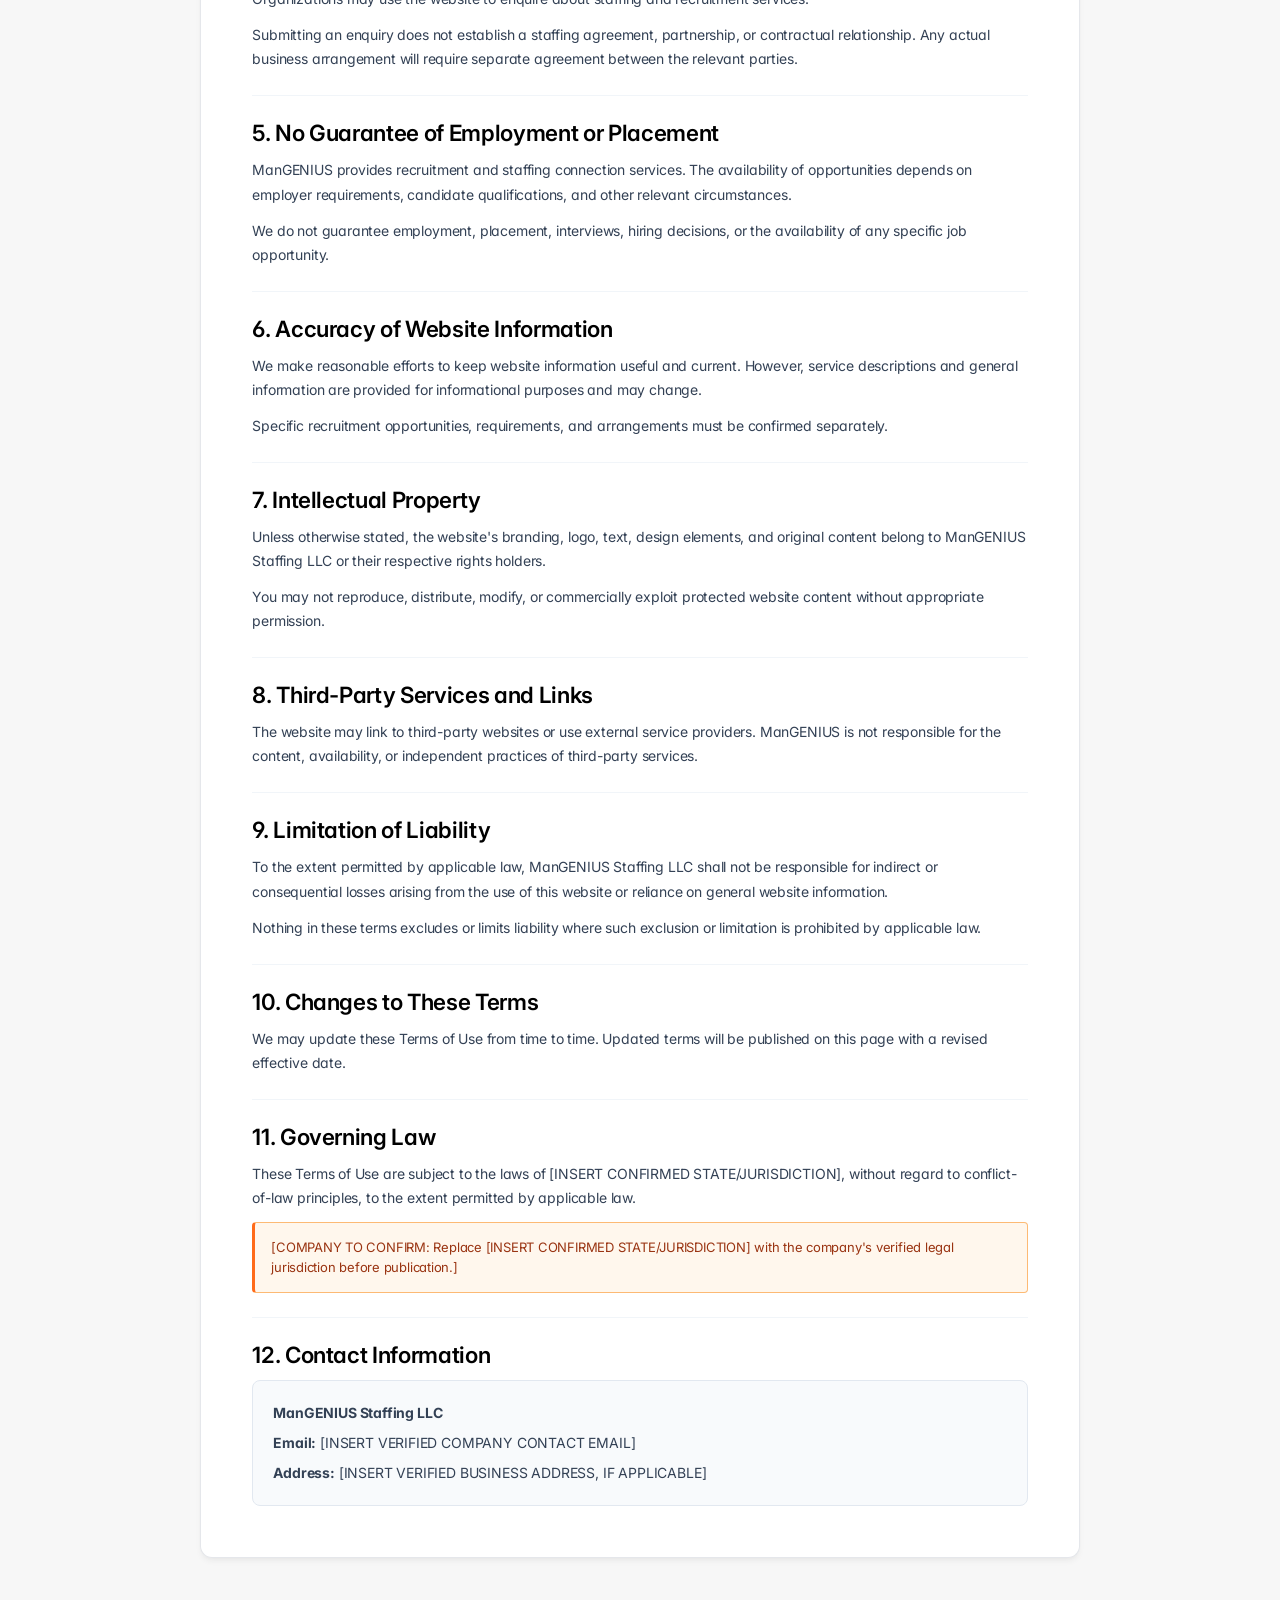
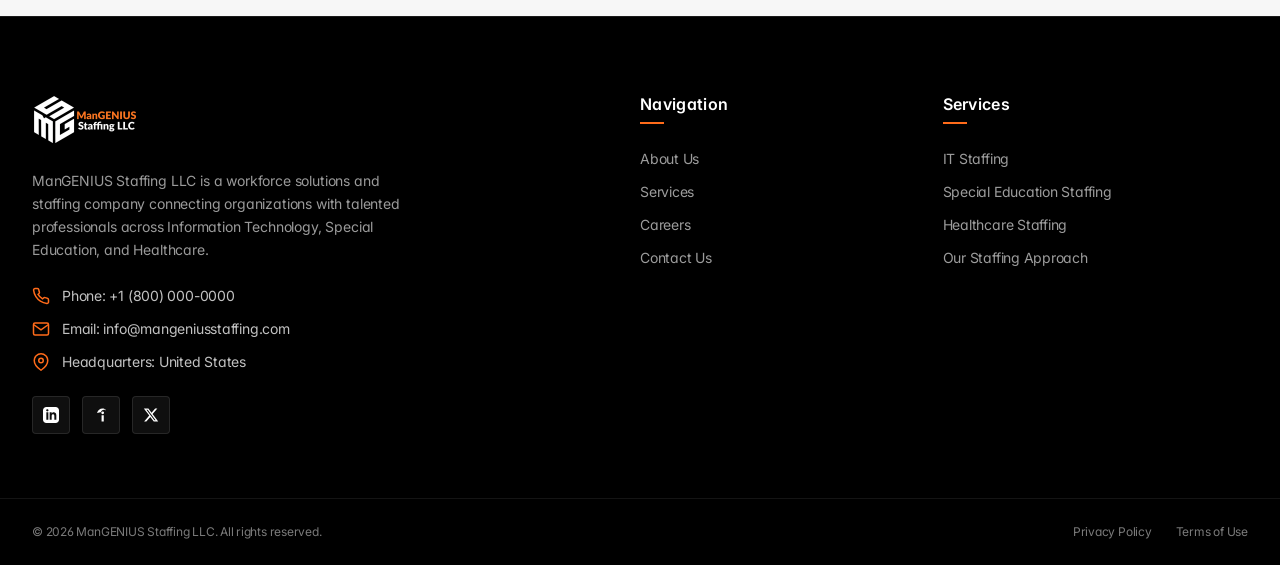
<file: client-website/terms-of-use.html>
<!DOCTYPE html>
<html lang="en">
<head>
  <meta charset="UTF-8">
  <meta name="viewport" content="width=device-width, initial-scale=1.0">
  <meta http-equiv="X-UA-Compatible" content="ie=edge">
  <title>Terms of Use | ManGENIUS Staffing LLC</title>
  <meta name="description" content="Review the ManGENIUS Staffing LLC Terms of Use governing access to our website, candidate resume submissions, employer enquiries, and staffing services.">
  <meta name="robots" content="index, follow">
  <link rel="canonical" href="https://mangenius.org/terms-of-use.html">

  <!-- Open Graph / Social Sharing -->
  <meta property="og:type" content="website">
  <meta property="og:site_name" content="ManGENIUS Staffing LLC">
  <meta property="og:locale" content="en_US">
  <meta property="og:title" content="Terms of Use | ManGENIUS Staffing LLC">
  <meta property="og:description" content="Review the ManGENIUS Staffing LLC Terms of Use governing access to our website, candidate resume submissions, employer enquiries, and staffing services.">
  <meta property="og:url" content="https://mangenius.org/terms-of-use.html">
  <meta property="og:image" content="https://mangenius.org/images/optimized/brand/og-image.jpg">
  <meta property="og:image:width" content="1200">
  <meta property="og:image:height" content="630">
  <meta property="og:image:alt" content="ManGENIUS Staffing LLC — IT, Special Education &amp; Healthcare Staffing">

  <!-- Twitter / X Card -->
  <meta name="twitter:card" content="summary_large_image">
  <meta name="twitter:title" content="Terms of Use | ManGENIUS Staffing LLC">
  <meta name="twitter:description" content="Review the ManGENIUS Staffing LLC Terms of Use governing access to our website, candidate resume submissions, employer enquiries, and staffing services.">
  <meta name="twitter:image" content="https://mangenius.org/images/optimized/brand/og-image.jpg">
  <meta name="twitter:image:alt" content="ManGENIUS Staffing LLC — IT, Special Education &amp; Healthcare Staffing">

  <!-- Preconnect to Google Fonts -->
  <link rel="preconnect" href="https://fonts.googleapis.com">
  <link rel="preconnect" href="https://fonts.gstatic.com" crossorigin>
  <link href="https://fonts.googleapis.com/css2?family=Inter:opsz,wght@14..32,400..700&display=swap" rel="stylesheet">

  <!-- Master Stylesheet -->
  <link rel="stylesheet" href="css/style.css?v=8">

  <!-- Favicons & Web App Manifest -->
  <link rel="icon" href="/assets/favicons/favicon.ico" sizes="any">
  <link rel="icon" type="image/png" sizes="32x32" href="/assets/favicons/favicon-32x32.png">
  <link rel="icon" type="image/png" sizes="16x16" href="/assets/favicons/favicon-16x16.png">
  <link rel="apple-touch-icon" sizes="180x180" href="/assets/favicons/apple-touch-icon.png">
  <link rel="manifest" href="/site.webmanifest">
  <meta name="theme-color" content="#000000">
</head>
<body>

  <!-- =========================================================================
       1. REUSABLE SITE HEADER & NAVIGATION
       ========================================================================= -->
  <header class="site-header" id="mainHeader">
    <div class="container header-container">
      <a href="index.html" class="brand-logo" aria-label="ManGENIUS Staffing LLC Home">
        <picture>
          <source srcset="images/optimized/brand/logo.webp" type="image/webp">
          <img src="images/logo.png" alt="ManGENIUS Staffing LLC Logo" width="212" height="102" decoding="async">
        </picture>
      </a>

      <nav class="main-nav" aria-label="Primary Navigation">
        <ul class="nav-list">
          <li class="nav-item"><a href="about.html" class="nav-link">About Us</a></li>
          <li class="nav-item has-dropdown">
            <a href="services.html" class="nav-link" aria-haspopup="true">
              <span>Services</span>
              <svg class="dropdown-caret" viewBox="0 0 24 24" fill="none" stroke="currentColor" stroke-width="2.5" stroke-linecap="round" stroke-linejoin="round"><polyline points="6 9 12 15 18 9"></polyline></svg>
            </a>
            <div class="dropdown-menu" role="menu">
              <div class="dropdown-item">
                <a href="services.html#it-staffing" class="dropdown-link" role="menuitem">
                  <span class="dropdown-title">IT Staffing</span>
                  <span class="dropdown-desc">Technology professionals supporting digital operations and IT goals.</span>
                </a>
              </div>
              <div class="dropdown-item">
                <a href="services.html#special-education-staffing" class="dropdown-link" role="menuitem">
                  <span class="dropdown-title">Special Education Staffing</span>
                  <span class="dropdown-desc">Dedicated professionals supporting inclusive learning environments.</span>
                </a>
              </div>
              <div class="dropdown-item">
                <a href="services.html#healthcare-staffing" class="dropdown-link" role="menuitem">
                  <span class="dropdown-title">Healthcare Staffing</span>
                  <span class="dropdown-desc">Qualified professionals supporting dependable healthcare services.</span>
                </a>
              </div>
              <div class="dropdown-item">
                <a href="services.html#staffing-approach" class="dropdown-link" role="menuitem">
                  <span class="dropdown-title">Our Staffing Approach</span>
                  <span class="dropdown-desc">Relationship-driven recruitment tailored to organizational needs.</span>
                </a>
              </div>
            </div>
          </li>
          <li class="nav-item"><a href="careers.html" class="nav-link">Careers</a></li>
          <li class="nav-item"><a href="contact.html" class="nav-link">Contact Us</a></li>
        </ul>
      </nav>

      <div class="header-actions">
        <a href="careers.html" class="btn btn-outline-white btn-sm">Find Jobs</a>
        <a href="contact.html" class="btn btn-orange btn-sm">
          <span>Request Staffing</span>
          <svg class="icon icon-arrow" viewBox="0 0 24 24" fill="none" stroke="currentColor" stroke-width="2"><line x1="5" y1="12" x2="19" y2="12"></line><polyline points="12 5 19 12 12 19"></polyline></svg>
        </a>
      </div>

      <button class="mobile-nav-toggle" aria-label="Toggle navigation menu" aria-expanded="false" aria-controls="mobileDrawer">
        <span class="hamburger-line"></span>
        <span class="hamburger-line"></span>
        <span class="hamburger-line"></span>
      </button>
    </div>
  </header>

  <!-- =========================================================================
       3. MOBILE NAVIGATION DRAWER
       ========================================================================= -->
  <div class="mobile-drawer-backdrop" id="mobileDrawerBackdrop"></div>
  <aside class="mobile-drawer" id="mobileDrawer" aria-label="Mobile Navigation">
    <div class="mobile-drawer-header">
      <a href="index.html" class="brand-logo">
        <picture>
          <source srcset="images/optimized/brand/logo.webp" type="image/webp">
          <img src="images/logo.png" alt="ManGENIUS Staffing LLC" width="160" height="77" loading="lazy" decoding="async">
        </picture>
      </a>
      <button class="mobile-drawer-close" aria-label="Close navigation menu">
        <svg width="22" height="22" viewBox="0 0 24 24" fill="none" stroke="currentColor" stroke-width="2"><line x1="18" y1="6" x2="6" y2="18"></line><line x1="6" y1="6" x2="18" y2="18"></line></svg>
      </button>
    </div>

    <ul class="mobile-nav-list">
      <li class="mobile-nav-item"><a href="about.html" class="mobile-nav-link">About Us</a></li>
      <li class="mobile-nav-item">
        <div class="flex-between">
          <a href="services.html" class="mobile-nav-link">Services</a>
          <button class="mobile-dropdown-btn" aria-label="Toggle Services submenu" aria-expanded="false">
            <svg width="18" height="18" viewBox="0 0 24 24" fill="none" stroke="currentColor" stroke-width="2"><polyline points="6 9 12 15 18 9"></polyline></svg>
          </button>
        </div>
        <div class="mobile-submenu">
          <a href="services.html#it-staffing">IT Staffing</a>
          <a href="services.html#special-education-staffing">Special Education Staffing</a>
          <a href="services.html#healthcare-staffing">Healthcare Staffing</a>
          <a href="services.html#staffing-approach">Our Staffing Approach</a>
        </div>
      </li>
      <li class="mobile-nav-item"><a href="careers.html" class="mobile-nav-link">Careers</a></li>
      <li class="mobile-nav-item"><a href="contact.html" class="mobile-nav-link">Contact Us</a></li>
    </ul>

    <div class="mobile-drawer-actions">
      <a href="contact.html" class="btn btn-orange">Request Staffing</a>
      <a href="careers.html" class="btn btn-outline-white">Explore Careers</a>
    </div>

    <div class="mobile-drawer-contact">
      <p>Direct: <a href="tel:+18000000000" class="text-white">+1 (800) 000-0000</a></p>
      <p>Email: <a href="mailto:info@mangeniusstaffing.com" class="text-white">info@mangeniusstaffing.com</a></p>
    </div>
  </aside>

  <!-- =========================================================================
       4. MAIN CONTENT AREA — TERMS OF USE
       ========================================================================= -->
  <main id="mainContent">

    <section class="page-hero">
      <div class="container">
        <nav class="hero-breadcrumbs" aria-label="Breadcrumb">
          <a href="index.html">Home</a>
          <span class="separator" aria-hidden="true">/</span>
          <span class="current" aria-current="page">Terms of Use</span>
        </nav>
        <h1 class="hero-title">Terms of Use</h1>
        <p class="hero-subtitle" style="margin-bottom: 0;">
          Terms governing access to and use of the ManGENIUS Staffing LLC website, candidate submissions, and employer enquiries.
        </p>
      </div>
    </section>

    <section class="section bg-light">
      <div class="container">
        <article class="legal-document">
          <div class="legal-meta-bar">
            <div><strong>Effective Date:</strong> [COMPANY TO CONFIRM]</div>
            <div><strong>Entity:</strong> ManGENIUS Staffing LLC</div>
          </div>

          <p class="legal-intro">
            Welcome to the ManGENIUS Staffing LLC website. By accessing or using this website, you agree to these Terms of Use. If you do not agree, please discontinue using the website.
          </p>

          <section class="legal-section" id="about-mangenius">
            <h2>1. About ManGENIUS Staffing LLC</h2>
            <p>ManGENIUS Staffing LLC provides staffing and recruitment-related services, connecting organizations with professionals across:</p>
            <ul class="legal-list">
              <li>Information Technology Staffing</li>
              <li>Special Education Staffing</li>
              <li>Healthcare Staffing</li>
            </ul>
            <p>
              Our website provides company information, service details, career enquiry opportunities, and contact facilities.
            </p>
          </section>

          <section class="legal-section" id="website-use">
            <h2>2. Website Use</h2>
            <p>You agree to use this website only for lawful purposes.</p>
            <p>You must not:</p>
            <ul class="legal-list">
              <li>Submit false, misleading, or fraudulent information.</li>
              <li>Upload malicious files or harmful content.</li>
              <li>Attempt to gain unauthorized access to the website or its systems.</li>
              <li>Interfere with website functionality or security.</li>
              <li>Use the website to violate applicable laws or the rights of others.</li>
            </ul>
          </section>

          <section class="legal-section" id="candidate-submissions">
            <h2>3. Candidate Submissions</h2>
            <p>
              Candidates may submit their contact details, resumes, and professional information through the Careers page.
            </p>
            <p>By submitting information, you confirm that:</p>
            <ul class="legal-list">
              <li>The information you provide is accurate to the best of your knowledge.</li>
              <li>You are authorized to submit the resume and other information.</li>
              <li>Your submission is intended for recruitment-related consideration.</li>
            </ul>
            <p>
              ManGENIUS may review candidate submissions and consider them for relevant opportunities.
            </p>
            <p>
              Submitting an application or resume does not guarantee an interview, referral, job offer, or employment.
            </p>
          </section>

          <section class="legal-section" id="employer-enquiries">
            <h2>4. Employer Enquiries</h2>
            <p>
              Organizations may use the website to enquire about staffing and recruitment services.
            </p>
            <p>
              Submitting an enquiry does not establish a staffing agreement, partnership, or contractual relationship. Any actual business arrangement will require separate agreement between the relevant parties.
            </p>
          </section>

          <section class="legal-section" id="no-guarantee">
            <h2>5. No Guarantee of Employment or Placement</h2>
            <p>
              ManGENIUS provides recruitment and staffing connection services. The availability of opportunities depends on employer requirements, candidate qualifications, and other relevant circumstances.
            </p>
            <p>
              We do not guarantee employment, placement, interviews, hiring decisions, or the availability of any specific job opportunity.
            </p>
          </section>

          <section class="legal-section" id="accuracy-of-information">
            <h2>6. Accuracy of Website Information</h2>
            <p>
              We make reasonable efforts to keep website information useful and current. However, service descriptions and general information are provided for informational purposes and may change.
            </p>
            <p>
              Specific recruitment opportunities, requirements, and arrangements must be confirmed separately.
            </p>
          </section>

          <section class="legal-section" id="intellectual-property">
            <h2>7. Intellectual Property</h2>
            <p>
              Unless otherwise stated, the website's branding, logo, text, design elements, and original content belong to ManGENIUS Staffing LLC or their respective rights holders.
            </p>
            <p>
              You may not reproduce, distribute, modify, or commercially exploit protected website content without appropriate permission.
            </p>
          </section>

          <section class="legal-section" id="third-party-services">
            <h2>8. Third-Party Services and Links</h2>
            <p>
              The website may link to third-party websites or use external service providers. ManGENIUS is not responsible for the content, availability, or independent practices of third-party services.
            </p>
          </section>

          <section class="legal-section" id="limitation-of-liability">
            <h2>9. Limitation of Liability</h2>
            <p>
              To the extent permitted by applicable law, ManGENIUS Staffing LLC shall not be responsible for indirect or consequential losses arising from the use of this website or reliance on general website information.
            </p>
            <p>
              Nothing in these terms excludes or limits liability where such exclusion or limitation is prohibited by applicable law.
            </p>
          </section>

          <section class="legal-section" id="changes-to-terms">
            <h2>10. Changes to These Terms</h2>
            <p>
              We may update these Terms of Use from time to time. Updated terms will be published on this page with a revised effective date.
            </p>
          </section>

          <section class="legal-section" id="governing-law">
            <h2>11. Governing Law</h2>
            <p>
              These Terms of Use are subject to the laws of [INSERT CONFIRMED STATE/JURISDICTION], without regard to conflict-of-law principles, to the extent permitted by applicable law.
            </p>
            <div class="legal-review-note">
              [COMPANY TO CONFIRM: Replace [INSERT CONFIRMED STATE/JURISDICTION] with the company's verified legal jurisdiction before publication.]
            </div>
          </section>

          <section class="legal-section" id="terms-contact">
            <h2>12. Contact Information</h2>
            <div class="legal-contact-box">
              <p><strong>ManGENIUS Staffing LLC</strong></p>
              <p><strong>Email:</strong> [INSERT VERIFIED COMPANY CONTACT EMAIL]</p>
              <p><strong>Address:</strong> [INSERT VERIFIED BUSINESS ADDRESS, IF APPLICABLE]</p>
            </div>
          </section>
        </article>
      </div>
    </section>

  </main>

  <!-- =========================================================================
       5. REUSABLE SITE FOOTER
       ========================================================================= -->
  <footer class="site-footer" id="mainFooter">
    <div class="footer-top">
      <div class="container">
        <div class="footer-grid">
          <div class="footer-brand">
            <a href="index.html" class="footer-logo">
              <picture>
                <source srcset="images/optimized/brand/logo.webp" type="image/webp">
                <img src="images/logo.png" alt="ManGENIUS Staffing LLC Logo" width="180" height="86" loading="lazy" decoding="async">
              </picture>
            </a>
            <p class="footer-about">
              ManGENIUS Staffing LLC is a workforce solutions and staffing company connecting organizations with talented professionals across Information Technology, Special Education, and Healthcare.
            </p>
            <div class="footer-contact-list">
              <div class="footer-contact-item">
                <svg viewBox="0 0 24 24" fill="none" stroke="currentColor" stroke-width="2"><path d="M22 16.92v3a2 2 0 0 1-2.18 2 19.79 19.79 0 0 1-8.63-3.07 19.5 19.5 0 0 1-6-6 19.79 19.79 0 0 1-3.07-8.67A2 2 0 0 1 4.11 2h3a2 2 0 0 1 2 1.72 12.84 12.84 0 0 0 .7 2.81 2 2 0 0 1-.45 2.11L8.09 9.91a16 16 0 0 0 6 6l1.27-1.27a2 2 0 0 1 2.11-.45 12.84 12.84 0 0 0 2.81.7A2 2 0 0 1 22 16.92z"></path></svg>
                <span>Phone: <a href="tel:+18000000000">+1 (800) 000-0000</a></span>
              </div>
              <div class="footer-contact-item">
                <svg viewBox="0 0 24 24" fill="none" stroke="currentColor" stroke-width="2"><path d="M4 4h16c1.1 0 2 .9 2 2v12c0 1.1-.9 2-2 2H4c-1.1 0-2-.9-2-2V6c0-1.1.9-2 2-2z"></path><polyline points="22,6 12,13 2,6"></polyline></svg>
                <span>Email: <a href="mailto:info@mangeniusstaffing.com">info@mangeniusstaffing.com</a></span>
              </div>
              <div class="footer-contact-item">
                <svg viewBox="0 0 24 24" fill="none" stroke="currentColor" stroke-width="2"><path d="M21 10c0 7-9 13-9 13s-9-6-9-13a9 9 0 0 1 18 0z"></path><circle cx="12" cy="10" r="3"></circle></svg>
                <span>Headquarters: United States</span>
              </div>
            </div>
            <div class="footer-socials">
              <a href="https://www.linkedin.com/" target="_blank" rel="noopener noreferrer" class="social-icon-btn" aria-label="LinkedIn"><svg viewBox="0 0 24 24" fill="currentColor"><path d="M19 0h-14c-2.761 0-5 2.239-5 5v14c0 2.761 2.239 5 5 5h14c2.762 0 5-2.239 5-5v-14c0-2.761-2.238-5-5-5zm-11 19h-3v-11h3v11zm-1.5-12.268c-.966 0-1.75-.79-1.75-1.764s.784-1.764 1.75-1.764 1.75.79 1.75 1.764-.783 1.764-1.75 1.764zm13.5 12.268h-3v-5.604c0-3.368-4-3.113-4 0v5.604h-3v-11h3v1.765c1.396-2.586 7-2.777 7 2.476v6.759z"/></svg></a>
              <a href="https://www.indeed.com/" target="_blank" rel="noopener noreferrer" class="social-icon-btn" aria-label="Indeed"><svg viewBox="0 0 24 24" fill="currentColor"><path d="M14.22 2.25c-3.79 0-7.03 2.58-7.95 6.26-.08.31.18.59.48.46 1.48-.66 3.16-1.08 4.86-1.15.65-2.06 2.57-3.54 4.84-3.54.9 0 1.74.24 2.46.66.27.16.6-.1.49-.4C18.56 3.18 16.53 2.25 14.22 2.25zm.28 4.35a2.1 2.1 0 1 0 0 4.2 2.1 2.1 0 0 0 0-4.2zm-1.65 5.65v9.5h3.3v-9.5h-3.3z"/></svg></a>
              <a href="https://twitter.com/" target="_blank" rel="noopener noreferrer" class="social-icon-btn" aria-label="Twitter"><svg viewBox="0 0 24 24" fill="currentColor"><path d="M18.244 2.25h3.308l-7.227 8.26 8.502 11.24H16.17l-5.214-6.817L4.99 21.75H1.68l7.73-8.835L1.254 2.25H8.08l4.713 6.231zm-1.161 17.52h1.833L7.084 4.126H5.117z"/></svg></a>
            </div>
          </div>
          <div>
            <h3 class="footer-col-title">Navigation</h3>
            <ul class="footer-links">
              <li><a href="about.html">About Us</a></li>
              <li><a href="services.html">Services</a></li>
              <li><a href="careers.html">Careers</a></li>
              <li><a href="contact.html">Contact Us</a></li>
            </ul>
          </div>
          <div>
            <h3 class="footer-col-title">Services</h3>
            <ul class="footer-links">
              <li><a href="services.html#it-staffing">IT Staffing</a></li>
              <li><a href="services.html#special-education-staffing">Special Education Staffing</a></li>
              <li><a href="services.html#healthcare-staffing">Healthcare Staffing</a></li>
              <li><a href="services.html#staffing-approach">Our Staffing Approach</a></li>
            </ul>
          </div>
        </div>
      </div>
    </div>
    <div class="footer-bottom">
      <div class="container footer-bottom-content">
        <div>&copy; 2026 ManGENIUS Staffing LLC. All rights reserved.</div>
        <div class="footer-legal-links">
          <a href="privacy-policy.html">Privacy Policy</a>
          <a href="terms-of-use.html" aria-current="page">Terms of Use</a>
        </div>
      </div>
    </div>
  </footer>

  <button class="back-to-top" aria-label="Back to top">
    <svg viewBox="0 0 24 24" fill="none" stroke="currentColor" stroke-width="2.5"><polyline points="18 15 12 9 6 15"></polyline></svg>
  </button>

  <script src="js/script.js"></script>
</body>
</html>
</file>
<file: client-website/css/style.css>
/* ==========================================================================
   ManGENIUS Staffing LLC - Master Stylesheet
   Corporate Design System & Shared Component Foundation
   Color Palette: #000000 (Black) | #191919 (Dark Grey) | #FF6B1A (Brand Orange)
                  #FFFFFF (White) | #F7F7F7 (Light Grey)
   ========================================================================== */

/* --------------------------------------------------------------------------
   1. DESIGN TOKENS (Google Fonts loaded via <link> in HTML <head>)
   -------------------------------------------------------------------------- */

:root {
  /* Brand Core Colors */
  --color-black: #000000;
  --color-dark-grey: #191919;
  --color-charcoal: #222222;
  --color-mid-grey: #4A4A4A;
  --color-muted-grey: #767676;
  --color-border: #E5E7EB;
  --color-border-dark: #2E2E2E;
  --color-light-grey: #F7F7F7;
  --color-white: #FFFFFF;
  
  /* Brand Accent */
  --color-orange: #FF6B1A;
  --color-orange-hover: #E65A0D;
  --color-orange-active: #CC4E0A;
  --color-orange-subtle: rgba(255, 107, 26, 0.08);
  --color-orange-glow: rgba(255, 107, 26, 0.25);
  
  /* Typography (Unified Inter — Apple-inspired clean typography) */
  --font-sans: 'Inter', -apple-system, BlinkMacSystemFont, 'Segoe UI', Roboto, Helvetica, Arial, sans-serif;
  --font-heading: var(--font-sans);
  
  /* Type Scale */
  --fs-xs: 0.75rem;     /* 12px */
  --fs-sm: 0.875rem;    /* 14px */
  --fs-base: 1rem;      /* 16px */
  --fs-md: 1.125rem;    /* 18px */
  --fs-lg: 1.25rem;     /* 20px */
  --fs-xl: 1.5rem;      /* 24px */
  --fs-2xl: 1.875rem;   /* 30px */
  --fs-3xl: 2.25rem;    /* 36px */
  --fs-4xl: 3rem;       /* 48px */
  --fs-5xl: 3.75rem;    /* 60px */
  
  /* Font Weights (Apple-inspired crisp hierarchy: 400 body | 500 UI/sub | 600-700 headings) */
  --fw-light: 400;
  --fw-normal: 400;
  --fw-regular: 400;
  --fw-medium: 500;
  --fw-semibold: 600;
  --fw-bold: 600;
  --fw-extrabold: 600;
  
  /* Line Heights */
  --lh-tight: 1.15;
  --lh-snug: 1.3;
  --lh-normal: 1.5;
  --lh-relaxed: 1.65;
  
  /* Spacing System */
  --space-1: 0.25rem;   /* 4px */
  --space-2: 0.5rem;    /* 8px */
  --space-3: 0.75rem;   /* 12px */
  --space-4: 1rem;      /* 16px */
  --space-5: 1.25rem;   /* 20px */
  --space-6: 1.5rem;    /* 24px */
  --space-8: 2rem;      /* 32px */
  --space-10: 2.5rem;   /* 40px */
  --space-12: 3rem;     /* 48px */
  --space-16: 4rem;     /* 64px */
  --space-20: 5rem;     /* 80px */
  --space-24: 6rem;     /* 96px */
  
  /* Layout & Containers */
  --container-max-width: 1280px;
  --container-padding: clamp(1rem, 3.5vw, 2rem);
  --header-height: 80px;
  --topbar-height: 40px;
  
  /* Border Radius */
  --radius-xs: 2px;
  --radius-sm: 4px;
  --radius-md: 8px;
  --radius-lg: 12px;
  --radius-xl: 16px;
  --radius-full: 9999px;
  
  /* Box Shadows */
  --shadow-subtle: 0 1px 3px rgba(0, 0, 0, 0.05), 0 1px 2px rgba(0, 0, 0, 0.03);
  --shadow-card: 0 4px 6px -1px rgba(0, 0, 0, 0.05), 0 2px 4px -2px rgba(0, 0, 0, 0.03);
  --shadow-card-hover: 0 20px 25px -5px rgba(0, 0, 0, 0.08), 0 8px 10px -6px rgba(0, 0, 0, 0.04);
  --shadow-dropdown: 0 20px 35px rgba(0, 0, 0, 0.12), 0 5px 15px rgba(0, 0, 0, 0.05);
  --shadow-header: 0 2px 20px rgba(0, 0, 0, 0.15);
  --shadow-orange: 0 8px 20px rgba(255, 107, 26, 0.35);
  
  /* Transitions */
  --transition-fast: 150ms cubic-bezier(0.16, 1, 0.3, 1);
  --transition-base: 250ms cubic-bezier(0.16, 1, 0.3, 1);
  --transition-smooth: 400ms cubic-bezier(0.16, 1, 0.3, 1);
  
  /* Z-Index Hierarchy */
  --z-dropdown: 100;
  --z-sticky: 500;
  --z-header: 1000;
  --z-drawer: 1100;
  --z-modal: 1200;
}

/* --------------------------------------------------------------------------
   2. MODERN CSS RESET & GLOBAL BASICS
   -------------------------------------------------------------------------- */
*, *::before, *::after {
  box-sizing: border-box;
  margin: 0;
  padding: 0;
}

html {
  font-size: 16px;
  scroll-behavior: smooth;
  scroll-padding-top: var(--header-height);
  -webkit-text-size-adjust: 100%;
  overflow-x: clip;
  width: 100%;
}

body {
  font-family: var(--font-sans);
  font-size: var(--fs-base);
  font-weight: var(--fw-regular);
  line-height: var(--lh-normal);
  letter-spacing: -0.014em;
  color: var(--color-dark-grey);
  background-color: var(--color-white);
  -webkit-font-smoothing: antialiased;
  -moz-osx-font-smoothing: grayscale;
  font-optical-sizing: auto;
  font-feature-settings: "cv02", "cv03", "cv04", "cv11";
  text-rendering: optimizeLegibility;
  overflow-x: clip;
  width: 100%;
  position: relative;
  display: flex;
  flex-direction: column;
  min-height: 100vh;
}

main {
  flex: 1 0 auto;
}

img, picture, svg, video {
  display: block;
  max-width: 100%;
  height: auto;
}

a {
  color: inherit;
  text-decoration: none;
  transition: color var(--transition-fast);
}

button, input, select, textarea {
  font: inherit;
  color: inherit;
  background: transparent;
  border: none;
}

button {
  cursor: pointer;
}

ul, ol {
  list-style: none;
}

/* --------------------------------------------------------------------------
   3. TYPOGRAPHY SYSTEM
   -------------------------------------------------------------------------- */
h1, h2, h3, h4, h5, h6 {
  font-family: var(--font-heading);
  color: var(--color-black);
  font-weight: var(--fw-semibold);
  font-optical-sizing: auto;
  line-height: var(--lh-snug);
  letter-spacing: -0.025em;
}

h1 {
  font-size: clamp(2.25rem, 5vw, var(--fs-5xl));
  font-weight: var(--fw-semibold);
  line-height: 1.09;
  letter-spacing: -0.036em;
}

h2 {
  font-size: clamp(1.85rem, 3.5vw, var(--fs-3xl));
  font-weight: var(--fw-semibold);
  line-height: 1.16;
  letter-spacing: -0.03em;
}

h3 {
  font-size: clamp(1.35rem, 2.5vw, var(--fs-2xl));
  font-weight: var(--fw-semibold);
  letter-spacing: -0.022em;
}

h4 {
  font-size: var(--fs-xl);
  font-weight: var(--fw-medium);
  letter-spacing: -0.018em;
}

h5 {
  font-size: var(--fs-lg);
  font-weight: var(--fw-medium);
  letter-spacing: -0.014em;
}

h6 {
  font-size: var(--fs-base);
  font-weight: var(--fw-semibold);
  text-transform: uppercase;
  letter-spacing: 0.06em;
}

p {
  font-weight: var(--fw-regular);
  color: var(--color-mid-grey);
  line-height: var(--lh-relaxed);
  letter-spacing: -0.012em;
  margin-bottom: var(--space-4);
}

p:last-child {
  margin-bottom: 0;
}

.text-lead {
  font-size: var(--fs-md);
  line-height: var(--lh-relaxed);
  color: var(--color-mid-grey);
  font-weight: var(--fw-normal);
}

.text-bold {
  font-weight: var(--fw-bold);
}

.text-orange {
  color: var(--color-orange);
}

.text-white {
  color: var(--color-white) !important;
}

.text-muted {
  color: var(--color-muted-grey);
}

.eyebrow {
  display: inline-flex;
  align-items: center;
  gap: var(--space-2);
  font-family: var(--font-sans);
  font-size: var(--fs-xs);
  font-weight: var(--fw-bold);
  text-transform: uppercase;
  letter-spacing: 0.12em;
  color: var(--color-orange);
  margin-bottom: var(--space-3);
}

.eyebrow::before {
  content: '';
  display: inline-block;
  width: 16px;
  height: 2px;
  background-color: var(--color-orange);
}

/* --------------------------------------------------------------------------
   4. LAYOUT & RESPONSIVE CONTAINER SYSTEM
   -------------------------------------------------------------------------- */
.container {
  width: 100%;
  max-width: var(--container-max-width);
  margin-left: auto;
  margin-right: auto;
  padding-left: var(--container-padding);
  padding-right: var(--container-padding);
}

.container-narrow {
  max-width: 960px;
}

.container-wide {
  max-width: 1440px;
}

.section {
  padding-top: clamp(2.5rem, 4.5vw, 4rem);
  padding-bottom: clamp(2.5rem, 4.5vw, 4rem);
  position: relative;
}

.section-sm {
  padding-top: clamp(2rem, 4vw, 3.5rem);
  padding-bottom: clamp(2rem, 4vw, 3.5rem);
}

/* Section Background Themes */
.bg-white {
  background-color: var(--color-white);
  color: var(--color-dark-grey);
}

.bg-light {
  background-color: var(--color-light-grey);
  color: var(--color-dark-grey);
}

.bg-dark {
  background-color: var(--color-dark-grey);
  color: var(--color-white);
}

.bg-dark h1, .bg-dark h2, .bg-dark h3, .bg-dark h4 {
  color: var(--color-white);
}

.bg-dark p {
  color: #A3A3A3;
}

.bg-black {
  background-color: var(--color-black);
  color: var(--color-white);
}

.bg-black h1, .bg-black h2, .bg-black h3, .bg-black h4 {
  color: var(--color-white);
}

.bg-black p {
  color: #B0B0B0;
}

/* Grid System */
.grid {
  display: grid;
  gap: var(--space-8);
}

.grid-2 {
  grid-template-columns: repeat(2, 1fr);
}

.grid-3 {
  grid-template-columns: repeat(3, 1fr);
}

.grid-4 {
  grid-template-columns: repeat(4, 1fr);
}

.grid-12 {
  grid-template-columns: repeat(12, 1fr);
}

/* Flex Utilities */
.flex {
  display: flex;
}

.flex-center {
  display: flex;
  align-items: center;
  justify-content: center;
}

.flex-between {
  display: flex;
  align-items: center;
  justify-content: space-between;
}

.items-center {
  align-items: center;
}

.justify-center {
  justify-content: center;
}

.gap-2 { gap: var(--space-2); }
.gap-3 { gap: var(--space-3); }
.gap-4 { gap: var(--space-4); }
.gap-6 { gap: var(--space-6); }
.gap-8 { gap: var(--space-8); }

/* --------------------------------------------------------------------------
   5. BUTTON COMPONENTS
   -------------------------------------------------------------------------- */
.btn {
  display: inline-flex;
  align-items: center;
  justify-content: center;
  gap: var(--space-2);
  padding: 0.85rem 1.75rem;
  font-family: var(--font-sans);
  font-size: var(--fs-sm);
  font-weight: var(--fw-medium);
  letter-spacing: -0.01em;
  border-radius: var(--radius-sm);
  transition: all var(--transition-base);
  border: 1px solid transparent;
  white-space: nowrap;
  user-select: none;
  text-decoration: none;
}

.btn:focus-visible {
  outline: 2px solid var(--color-orange);
  outline-offset: 3px;
}

/* Orange Accent Button (Primary) */
.btn-orange {
  background-color: var(--color-orange);
  color: var(--color-white);
  border-color: var(--color-orange);
  box-shadow: 0 2px 4px rgba(255, 107, 26, 0.2);
}

.btn-orange:hover {
  background-color: var(--color-orange-hover);
  border-color: var(--color-orange-hover);
  transform: translateY(-2px);
  box-shadow: var(--shadow-orange);
  color: var(--color-white);
}

.btn-orange:active {
  background-color: var(--color-orange-active);
  transform: translateY(0);
}

/* Dark Button */
.btn-dark {
  background-color: var(--color-dark-grey);
  color: var(--color-white);
  border-color: var(--color-dark-grey);
}

.btn-dark:hover {
  background-color: var(--color-black);
  border-color: var(--color-black);
  transform: translateY(-2px);
  box-shadow: var(--shadow-card);
  color: var(--color-white);
}

/* White Button */
.btn-white {
  background-color: var(--color-white);
  color: var(--color-dark-grey);
  border-color: var(--color-white);
}

.btn-white:hover {
  background-color: var(--color-light-grey);
  border-color: var(--color-light-grey);
  transform: translateY(-2px);
  box-shadow: var(--shadow-card);
}

/* Outlined Dark Button */
.btn-outline {
  background-color: transparent;
  color: var(--color-dark-grey);
  border-color: var(--color-border-dark);
}

.btn-outline:hover {
  background-color: var(--color-dark-grey);
  color: var(--color-white);
  border-color: var(--color-dark-grey);
}

/* Outlined White Button (for dark sections) */
.btn-outline-white {
  background-color: transparent;
  color: var(--color-white);
  border-color: rgba(255, 255, 255, 0.4);
}

.btn-outline-white:hover {
  background-color: var(--color-white);
  color: var(--color-black);
  border-color: var(--color-white);
}

/* Outlined Orange Button */
.btn-outline-orange {
  background-color: transparent;
  color: var(--color-orange);
  border-color: var(--color-orange);
}

.btn-outline-orange:hover {
  background-color: var(--color-orange);
  color: var(--color-white);
  border-color: var(--color-orange);
  box-shadow: var(--shadow-orange);
}

/* Button Sizes */
.btn-sm {
  padding: 0.5rem 1.15rem;
  font-size: var(--fs-xs);
}

.btn-lg {
  padding: 1.1rem 2.25rem;
  font-size: var(--fs-base);
}

/* Icon Support */
.btn .icon {
  width: 16px;
  height: 16px;
  transition: transform var(--transition-fast);
}

.btn:hover .icon-arrow {
  transform: translateX(4px);
}

/* --------------------------------------------------------------------------
   6. TOP UTILITY BAR (Corporate Header)
   -------------------------------------------------------------------------- */
.topbar {
  background-color: var(--color-black);
  border-bottom: 1px solid rgba(255, 255, 255, 0.08);
  font-size: var(--fs-xs);
  color: #A3A3A3;
  padding: 0.45rem 0;
  display: block;
}

.topbar-content {
  display: flex;
  align-items: center;
  justify-content: space-between;
}

.topbar-left, .topbar-right {
  display: flex;
  align-items: center;
  gap: var(--space-6);
}

.topbar-item {
  display: inline-flex;
  align-items: center;
  gap: var(--space-2);
}

.topbar-item a {
  color: #C0C0C0;
}

.topbar-item a:hover {
  color: var(--color-white);
}

.topbar-socials {
  gap: var(--space-5);
}

.topbar-social-link {
  display: inline-flex;
  align-items: center;
  gap: 6px;
  color: #C0C0C0;
  font-weight: var(--fw-medium);
  transition: color var(--transition-fast);
}

.topbar-social-link svg {
  width: 14px;
  height: 14px;
  flex-shrink: 0;
  transition: color var(--transition-fast), transform var(--transition-fast);
}

.topbar-social-link:hover {
  color: var(--color-white);
}

.topbar-social-link:hover svg {
  color: var(--color-orange);
  transform: translateY(-1px);
}

.topbar-badge {
  background-color: rgba(255, 107, 26, 0.15);
  color: var(--color-orange);
  padding: 2px 8px;
  border-radius: var(--radius-xs);
  font-weight: var(--fw-semibold);
  font-size: 11px;
  letter-spacing: 0.03em;
}

/* --------------------------------------------------------------------------
   7. MAIN HEADER & NAVIGATION (Seamless Floating Glass Header)
   -------------------------------------------------------------------------- */
.site-header {
  position: fixed;
  top: 0;
  left: 0;
  right: 0;
  width: 100%;
  z-index: var(--z-header);
  background-color: transparent;
  background-image: linear-gradient(180deg, rgba(8, 12, 20, 0.78) 0%, rgba(8, 12, 20, 0.28) 60%, rgba(8, 12, 20, 0) 100%);
  background-repeat: no-repeat;
  background-size: 100% 100%;
  border-bottom: none;
  box-shadow: none;
  padding: 0.35rem 0;
  transition: background-color 0.3s ease, padding 0.3s ease, box-shadow 0.3s ease, backdrop-filter 0.3s ease;
}

.site-header.scrolled {
  background-color: rgba(10, 13, 20, 0.88);
  background-image: none;
  backdrop-filter: blur(20px) saturate(140%);
  -webkit-backdrop-filter: blur(20px) saturate(140%);
  padding: 0;
  box-shadow: inset 0 -1px 0 rgba(255, 255, 255, 0.1), 0 12px 30px rgba(0, 0, 0, 0.45);
}

.header-container {
  display: flex;
  align-items: center;
  justify-content: space-between;
  height: var(--header-height);
}

/* Brand Logo - 3D Perspective & Depth */
.brand-logo {
  display: inline-flex;
  align-items: center;
  text-decoration: none;
  flex-shrink: 0;
  padding: var(--space-2) 0;
  perspective: 1000px;
  transform-style: preserve-3d;
  cursor: pointer;
}

.brand-logo img {
  height: clamp(50px, 4vw, 58px);
  width: auto;
  object-fit: contain;
  transform: translateZ(0);
  filter: drop-shadow(0 2px 5px rgba(0, 0, 0, 0.45));
  transition: transform 0.35s cubic-bezier(0.34, 1.56, 0.64, 1),
              filter 0.35s cubic-bezier(0.2, 0.8, 0.2, 1);
  will-change: transform, filter;
}

/* 3D Elevated Hover State */
.brand-logo:hover img {
  transform: translateY(-3px) scale(1.04) rotateX(4deg);
  filter: drop-shadow(0 8px 20px rgba(0, 0, 0, 0.65))
          drop-shadow(0 2px 10px rgba(255, 107, 26, 0.4))
          brightness(1.06);
}

/* 3D Tactile Click / Press State */
.brand-logo:active img {
  transform: translateY(0) scale(0.97);
  filter: drop-shadow(0 2px 4px rgba(0, 0, 0, 0.4));
  transition-duration: 0.1s;
}

/* Primary Desktop Nav */
.main-nav {
  display: flex;
  align-items: center;
  gap: var(--space-1);
}

.nav-list {
  display: flex;
  align-items: center;
  gap: 2rem;
}

.nav-item {
  position: relative;
}

.nav-link {
  position: relative;
  display: flex;
  align-items: center;
  gap: 6px;
  padding: 0.5rem 0.15rem;
  font-family: var(--font-sans);
  font-size: 0.78rem;
  font-weight: var(--fw-semibold);
  text-transform: uppercase;
  letter-spacing: 0.09em;
  color: rgba(255, 255, 255, 0.84);
  border-radius: 0;
  transition: color var(--transition-fast);
  white-space: nowrap;
}

.nav-link::after {
  content: '';
  position: absolute;
  left: 0;
  right: 0;
  bottom: 0;
  height: 2px;
  background-color: var(--color-orange);
  border-radius: 2px;
  transform: scaleX(0);
  transform-origin: left center;
  transition: transform 0.25s cubic-bezier(0.22, 1, 0.36, 1);
}

.nav-link:hover,
.nav-item:focus-within > .nav-link {
  color: var(--color-white);
  background-color: transparent;
}

.nav-link:hover::after,
.nav-item:focus-within > .nav-link::after,
.nav-link.active::after {
  transform: scaleX(1);
}

.nav-link.active {
  color: var(--color-white);
  font-weight: var(--fw-bold);
}

.nav-link .dropdown-caret {
  width: 12px;
  height: 12px;
  transition: transform var(--transition-fast);
  opacity: 0.7;
}

.nav-item:hover .nav-link .dropdown-caret,
.nav-item:focus-within .nav-link .dropdown-caret {
  transform: rotate(180deg);
  opacity: 1;
}

/* Dropdown Flyout Menus */
.dropdown-menu {
  position: absolute;
  top: 100%;
  left: 0;
  width: 280px;
  background-color: var(--color-dark-grey);
  border: 1px solid rgba(255, 255, 255, 0.12);
  border-radius: var(--radius-md);
  box-shadow: var(--shadow-dropdown);
  padding: var(--space-3) 0;
  margin-top: 8px;
  opacity: 0;
  visibility: hidden;
  pointer-events: none;
  transform: translateY(10px);
  transition: opacity var(--transition-base), transform var(--transition-base), visibility var(--transition-base);
  z-index: var(--z-dropdown);
}

/* Show Dropdown on Hover/Focus */
.nav-item:hover > .dropdown-menu,
.nav-item:focus-within > .dropdown-menu {
  opacity: 1;
  visibility: visible;
  pointer-events: auto;
  transform: translateY(0);
}

.dropdown-item {
  display: block;
}

.dropdown-link {
  display: flex;
  flex-direction: column;
  padding: 0.75rem var(--space-4);
  color: #D1D1D1;
  font-size: var(--fs-sm);
  transition: all var(--transition-fast);
}

.dropdown-title {
  font-weight: var(--fw-medium);
  color: var(--color-white);
  margin-bottom: 2px;
}

.dropdown-desc {
  font-size: var(--fs-xs);
  color: #8C8C8C;
  line-height: 1.35;
}

.dropdown-link:hover {
  background-color: rgba(255, 255, 255, 0.07);
  color: var(--color-orange);
  padding-left: calc(var(--space-4) + 4px);
}

.dropdown-link:hover .dropdown-title {
  color: var(--color-orange);
}

.dropdown-divider {
  height: 1px;
  background-color: rgba(255, 255, 255, 0.08);
  margin: var(--space-2) 0;
}

/* Header CTAs */
.header-actions {
  display: flex;
  align-items: center;
  gap: 0.75rem;
  margin-left: var(--space-4);
}

.header-actions .btn-outline-white {
  background-color: rgba(255, 255, 255, 0.07);
  border-color: rgba(255, 255, 255, 0.26);
  backdrop-filter: blur(8px);
  -webkit-backdrop-filter: blur(8px);
  border-radius: 6px;
  padding: 0.55rem 1.15rem;
}

.header-actions .btn-outline-white:hover {
  background-color: var(--color-white);
  color: var(--color-black);
  border-color: var(--color-white);
}

.header-actions .btn-orange {
  border-radius: 6px;
  padding: 0.55rem 1.25rem;
  box-shadow: 0 4px 14px rgba(255, 102, 0, 0.32);
}

/* Mobile Hamburger Toggle */
.mobile-nav-toggle {
  display: none;
  flex-direction: column;
  justify-content: center;
  align-items: center;
  gap: 5px;
  width: 42px;
  height: 42px;
  padding: 8px;
  border-radius: var(--radius-sm);
  background-color: rgba(255, 255, 255, 0.08);
  color: var(--color-white);
  border: 1px solid rgba(255, 255, 255, 0.1);
  z-index: var(--z-modal);
  cursor: pointer;
  flex-shrink: 0;
  margin-left: auto;
}

.hamburger-line {
  width: 22px;
  height: 2px;
  background-color: var(--color-white);
  border-radius: 2px;
  transition: transform var(--transition-base), opacity var(--transition-fast);
}

.mobile-nav-toggle[aria-expanded="true"] .hamburger-line:nth-child(1) {
  transform: translateY(7px) rotate(45deg);
}

.mobile-nav-toggle[aria-expanded="true"] .hamburger-line:nth-child(2) {
  opacity: 0;
}

.mobile-nav-toggle[aria-expanded="true"] .hamburger-line:nth-child(3) {
  transform: translateY(-7px) rotate(-45deg);
}

/* Mobile Navigation Drawer */
.mobile-drawer {
  position: fixed;
  top: 0;
  right: 0;
  width: 100%;
  max-width: 380px;
  height: 100vh;
  height: 100dvh;
  background-color: rgba(19, 21, 25, 0.94);
  backdrop-filter: blur(18px);
  -webkit-backdrop-filter: blur(18px);
  border-left: 1px solid rgba(255, 255, 255, 0.1);
  z-index: var(--z-drawer);
  display: flex;
  flex-direction: column;
  overflow-y: auto;
  -webkit-overflow-scrolling: touch;
  padding: var(--space-6);
  transform: translateX(100%);
  visibility: hidden;
  transition: transform var(--transition-smooth), visibility var(--transition-smooth);
  will-change: transform;
}

.mobile-drawer.open {
  transform: translateX(0);
  visibility: visible;
}

.mobile-drawer-backdrop {
  position: fixed;
  inset: 0;
  width: 100%;
  height: 100%;
  background-color: rgba(0, 0, 0, 0.7);
  backdrop-filter: blur(4px);
  -webkit-backdrop-filter: blur(4px);
  z-index: calc(var(--z-drawer) - 1);
  opacity: 0;
  visibility: hidden;
  transition: opacity var(--transition-base), visibility var(--transition-base);
}

.mobile-drawer-backdrop.active {
  opacity: 1;
  visibility: visible;
}

.mobile-drawer-header {
  display: flex;
  align-items: center;
  justify-content: space-between;
  margin-bottom: var(--space-8);
  padding-bottom: var(--space-4);
  border-bottom: 1px solid rgba(255, 255, 255, 0.1);
}

.mobile-drawer .brand-logo img {
  height: 42px;
  width: auto;
}

.mobile-drawer-close {
  width: 38px;
  height: 38px;
  display: flex;
  align-items: center;
  justify-content: center;
  color: var(--color-white);
  border-radius: var(--radius-sm);
  background-color: rgba(255, 255, 255, 0.08);
}

.mobile-nav-list {
  display: flex;
  flex-direction: column;
  gap: var(--space-2);
  margin-bottom: var(--space-8);
}

.mobile-nav-item {
  border-bottom: 1px solid rgba(255, 255, 255, 0.06);
  padding-bottom: var(--space-2);
}

.mobile-nav-link {
  display: flex;
  align-items: center;
  justify-content: space-between;
  padding: 0.75rem 0;
  font-family: var(--font-heading);
  font-size: var(--fs-lg);
  font-weight: var(--fw-semibold);
  color: var(--color-white);
}

.mobile-nav-link.active {
  color: var(--color-orange);
}

.mobile-dropdown-btn {
  background: none;
  border: none;
  color: var(--color-white);
  padding: 0.5rem;
}

.mobile-submenu {
  display: none;
  flex-direction: column;
  padding: var(--space-2) 0 var(--space-4) var(--space-4);
  gap: var(--space-2);
}

.mobile-submenu.open {
  display: flex;
}

.mobile-submenu a {
  color: #B5B5B5;
  font-size: var(--fs-sm);
  padding: 0.35rem 0;
}

.mobile-submenu a:hover {
  color: var(--color-orange);
}

.mobile-drawer-actions {
  margin-top: auto;
  display: flex;
  flex-direction: column;
  gap: var(--space-3);
  padding-top: var(--space-6);
  border-top: 1px solid rgba(255, 255, 255, 0.1);
}

.mobile-drawer-contact {
  margin-top: var(--space-6);
  font-size: var(--fs-xs);
  color: #888888;
}

/* --------------------------------------------------------------------------
   8. REUSABLE CARD COMPONENTS
   -------------------------------------------------------------------------- */
.card {
  background-color: var(--color-white);
  border: 1px solid var(--color-border);
  border-radius: var(--radius-md);
  padding: var(--space-8);
  transition: all var(--transition-base);
  position: relative;
  overflow: hidden;
  display: flex;
  flex-direction: column;
}

.card:hover {
  transform: translateY(-4px);
  box-shadow: var(--shadow-card-hover);
  border-color: rgba(255, 107, 26, 0.3);
}

/* Dark Card Variant */
.card-dark {
  background-color: var(--color-dark-grey);
  border-color: var(--color-border-dark);
  color: var(--color-white);
}

.card-dark:hover {
  border-color: rgba(255, 107, 26, 0.5);
}

/* Service Card */
.card-service {
  padding: var(--space-8);
  border-top: 3px solid transparent;
}

.card-service:hover {
  border-top-color: var(--color-orange);
}

.card-icon {
  width: 54px;
  height: 54px;
  border-radius: var(--radius-md);
  background-color: var(--color-orange-subtle);
  color: var(--color-orange);
  display: flex;
  align-items: center;
  justify-content: center;
  margin-bottom: var(--space-6);
  transition: all var(--transition-fast);
}

.card:hover .card-icon {
  background-color: var(--color-orange);
  color: var(--color-white);
  transform: scale(1.05);
}

.card-title {
  font-size: var(--fs-xl);
  font-weight: var(--fw-bold);
  margin-bottom: var(--space-3);
}

.card-text {
  font-size: var(--fs-sm);
  color: var(--color-mid-grey);
  line-height: var(--lh-relaxed);
  margin-bottom: var(--space-6);
  flex-grow: 1;
}

.card-dark .card-text {
  color: #A0A0A0;
}

.card-link {
  display: inline-flex;
  align-items: center;
  gap: var(--space-2);
  font-size: var(--fs-sm);
  font-weight: var(--fw-semibold);
  color: var(--color-orange);
  margin-top: auto;
}

.card-link .icon {
  width: 14px;
  height: 14px;
  transition: transform var(--transition-fast);
}

.card:hover .card-link .icon {
  transform: translateX(4px);
}

/* Industry Card */
.card-industry {
  padding: 0;
  border-radius: var(--radius-lg);
  overflow: hidden;
  height: 100%;
}

.card-industry-media {
  position: relative;
  height: 220px;
  overflow: hidden;
}

.card-industry-media img {
  width: 100%;
  height: 100%;
  object-fit: cover;
  transition: transform var(--transition-smooth);
}

.card-industry:hover .card-industry-media img {
  transform: scale(1.05);
}

.card-industry-tag {
  position: absolute;
  top: var(--space-4);
  left: var(--space-4);
  background-color: var(--color-black);
  color: var(--color-white);
  padding: 4px 10px;
  border-radius: var(--radius-xs);
  font-size: var(--fs-xs);
  font-weight: var(--fw-semibold);
}

.card-industry-body {
  padding: var(--space-6);
  display: flex;
  flex-direction: column;
  flex-grow: 1;
}

/* Metric / Stat Card */
.card-stat {
  padding: var(--space-8);
  border-radius: var(--radius-md);
  background-color: var(--color-white);
  border: 1px solid var(--color-border);
  text-align: left;
}

.card-stat-dark {
  background-color: var(--color-dark-grey);
  border-color: var(--color-border-dark);
}

.stat-number {
  font-family: var(--font-heading);
  font-size: clamp(2.5rem, 5vw, 3.5rem);
  font-weight: var(--fw-extrabold);
  line-height: 1;
  color: var(--color-orange);
  margin-bottom: var(--space-2);
}

.stat-label {
  font-size: var(--fs-base);
  font-weight: var(--fw-bold);
  color: var(--color-black);
  margin-bottom: var(--space-2);
}

.card-stat-dark .stat-label {
  color: var(--color-white);
}

.stat-desc {
  font-size: var(--fs-xs);
  color: var(--color-muted-grey);
  line-height: var(--lh-normal);
}

/* Feature Box Component */
.feature-box {
  display: flex;
  gap: var(--space-5);
  align-items: flex-start;
}

.feature-icon-wrapper {
  flex-shrink: 0;
  width: 48px;
  height: 48px;
  border-radius: var(--radius-md);
  background-color: var(--color-orange-subtle);
  color: var(--color-orange);
  display: flex;
  align-items: center;
  justify-content: center;
}

.feature-title {
  font-size: var(--fs-lg);
  font-weight: var(--fw-bold);
  margin-bottom: var(--space-1);
}

.feature-desc {
  font-size: var(--fs-sm);
  color: var(--color-mid-grey);
}

/* --------------------------------------------------------------------------
   9. BADGES & PILLS
   -------------------------------------------------------------------------- */
.badge {
  display: inline-flex;
  align-items: center;
  gap: 6px;
  padding: 0.35rem 0.85rem;
  font-size: var(--fs-xs);
  font-weight: var(--fw-semibold);
  border-radius: var(--radius-full);
  letter-spacing: 0.02em;
}

.badge-orange {
  background-color: var(--color-orange-subtle);
  color: var(--color-orange);
  border: 1px solid rgba(255, 107, 26, 0.2);
}

.badge-dark {
  background-color: var(--color-dark-grey);
  color: var(--color-white);
}

.badge-white {
  background-color: var(--color-white);
  color: var(--color-black);
  border: 1px solid var(--color-border);
}

/* --------------------------------------------------------------------------
   10. HERO PLACEHOLDER & PAGE BANNER SHELL
   -------------------------------------------------------------------------- */
.page-hero {
  position: relative;
  background-color: var(--color-black);
  color: var(--color-white);
  padding: calc(var(--header-height) + clamp(2.75rem, 5vw, 4.25rem)) 0 clamp(2.75rem, 5vw, 4.25rem);
  overflow: hidden;
  border-bottom: 1px solid rgba(255, 255, 255, 0.08);
}

.page-hero::before {
  content: '';
  position: absolute;
  top: 0;
  left: 0;
  right: 0;
  bottom: 0;
  background: radial-gradient(circle at 80% 20%, rgba(255, 107, 26, 0.12) 0%, transparent 60%);
  pointer-events: none;
}

.hero-breadcrumbs {
  display: flex;
  align-items: center;
  gap: var(--space-2);
  font-size: var(--fs-xs);
  color: #A3A3A3;
  margin-bottom: var(--space-4);
  text-transform: uppercase;
  letter-spacing: 0.08em;
}

.hero-breadcrumbs a:hover {
  color: var(--color-orange);
}

.hero-breadcrumbs .separator {
  color: rgba(255, 255, 255, 0.3);
}

.hero-breadcrumbs .current {
  color: var(--color-orange);
}

.hero-title {
  color: var(--color-white);
  margin-bottom: var(--space-4);
  max-width: 850px;
}

.hero-subtitle {
  color: #C5C5C5;
  font-size: var(--fs-md);
  max-width: 680px;
  line-height: var(--lh-relaxed);
  margin-bottom: var(--space-8);
}

/* --------------------------------------------------------------------------
   11. FOOTER DESIGN (Corporate 4-Column Layout)
   -------------------------------------------------------------------------- */
.site-footer {
  background-color: var(--color-black);
  color: #A3A3A3;
  border-top: 1px solid rgba(255, 255, 255, 0.1);
  font-size: var(--fs-sm);
  position: relative;
}

.footer-top {
  padding-top: clamp(4rem, 6vw, 5.5rem);
  padding-bottom: clamp(3rem, 5vw, 4.5rem);
}

.footer-grid {
  display: grid;
  grid-template-columns: 2.2fr 1fr 1.2fr;
  gap: var(--space-12);
}

/* Fixed Background Image CTA (Homepage "Take The Next Step") */
.cta-fixed-bg {
  position: relative;
  isolation: isolate;
  overflow: hidden;
  clip-path: inset(0);
  background-color: #0a0e16;
}

.cta-fixed-bg::before {
  content: '';
  position: fixed;
  inset: 0;
  z-index: -1;
  pointer-events: none;
  background-color: #0a0e16;
  background-image:
    linear-gradient(135deg, rgba(10, 14, 22, 0.72) 0%, rgba(12, 16, 24, 0.62) 55%, rgba(10, 14, 22, 0.76) 100%),
    url('../images/workplace.jpg');
  background-image:
    linear-gradient(135deg, rgba(10, 14, 22, 0.72) 0%, rgba(12, 16, 24, 0.62) 55%, rgba(10, 14, 22, 0.76) 100%),
    image-set(
      url('../images/optimized/sections/workplace.avif') type('image/avif'),
      url('../images/optimized/sections/workplace.webp') type('image/webp'),
      url('../images/workplace.jpg') type('image/jpeg')
    );
  background-size: cover;
  background-position: center center;
  background-repeat: no-repeat;
  will-change: transform;
}

/* Brand Column */
.footer-brand {
  display: flex;
  flex-direction: column;
}

/* Footer Logo - 3D Perspective & Depth */
.footer-logo {
  display: inline-block;
  margin-bottom: var(--space-6);
  perspective: 1000px;
  transform-style: preserve-3d;
  cursor: pointer;
}

.footer-logo img {
  height: clamp(50px, 4vw, 58px);
  width: auto;
  object-fit: contain;
  transform: translateZ(0);
  filter: drop-shadow(0 2px 5px rgba(0, 0, 0, 0.45));
  transition: transform 0.35s cubic-bezier(0.34, 1.56, 0.64, 1),
              filter 0.35s cubic-bezier(0.2, 0.8, 0.2, 1);
  will-change: transform, filter;
}

.footer-logo:hover img {
  transform: translateY(-3px) scale(1.04) rotateX(4deg);
  filter: drop-shadow(0 8px 20px rgba(0, 0, 0, 0.65))
          drop-shadow(0 2px 10px rgba(255, 107, 26, 0.4))
          brightness(1.06);
}

.footer-logo:active img {
  transform: translateY(0) scale(0.97);
  filter: drop-shadow(0 2px 4px rgba(0, 0, 0, 0.4));
  transition-duration: 0.1s;
}

.footer-about {
  line-height: var(--lh-relaxed);
  color: #9A9A9A;
  margin-bottom: var(--space-6);
  max-width: 380px;
}

/* Editable Contact Badges in Footer */
.footer-contact-list {
  display: flex;
  flex-direction: column;
  gap: var(--space-3);
  margin-bottom: var(--space-6);
}

.footer-contact-item {
  display: flex;
  align-items: center;
  gap: var(--space-3);
  color: #C2C2C2;
}

.footer-contact-item svg {
  width: 18px;
  height: 18px;
  color: var(--color-orange);
  flex-shrink: 0;
}

.footer-contact-item a:hover {
  color: var(--color-orange);
}

/* Social Links */
.footer-socials {
  display: flex;
  align-items: center;
  gap: var(--space-3);
}

.social-icon-btn {
  width: 38px;
  height: 38px;
  border-radius: var(--radius-sm);
  background-color: rgba(255, 255, 255, 0.06);
  border: 1px solid rgba(255, 255, 255, 0.1);
  display: flex;
  align-items: center;
  justify-content: center;
  color: var(--color-white);
  transition: all var(--transition-fast);
}

.social-icon-btn:hover {
  background-color: var(--color-orange);
  border-color: var(--color-orange);
  transform: translateY(-2px);
}

.social-icon-btn svg {
  width: 16px;
  height: 16px;
}

/* Footer Link Columns */
.footer-col-title {
  font-family: var(--font-heading);
  font-size: var(--fs-base);
  font-weight: var(--fw-bold);
  color: var(--color-white);
  letter-spacing: 0.02em;
  margin-bottom: var(--space-6);
  position: relative;
}

.footer-col-title::after {
  content: '';
  display: block;
  width: 24px;
  height: 2px;
  background-color: var(--color-orange);
  margin-top: 8px;
}

.footer-links {
  display: flex;
  flex-direction: column;
  gap: var(--space-3);
}

.footer-links a {
  color: #9C9C9C;
  transition: all var(--transition-fast);
  display: inline-flex;
  align-items: center;
  gap: 6px;
}

.footer-links a:hover {
  color: var(--color-orange);
  transform: translateX(3px);
}

/* Newsletter / Callout box in footer */
.footer-cta-card {
  background-color: rgba(255, 255, 255, 0.04);
  border: 1px solid rgba(255, 255, 255, 0.1);
  border-radius: var(--radius-md);
  padding: var(--space-6);
}

.footer-cta-card h4,
.footer-cta-card h5 {
  color: var(--color-white);
  font-size: var(--fs-md);
  margin-bottom: var(--space-2);
}

.footer-cta-card p {
  font-size: var(--fs-xs);
  color: #999999;
  margin-bottom: var(--space-4);
}

/* Bottom Legal Strip */
.footer-bottom {
  border-top: 1px solid rgba(255, 255, 255, 0.08);
  padding: var(--space-6) 0;
  font-size: var(--fs-xs);
  color: #7A7A7A;
}

.footer-bottom-content {
  display: flex;
  align-items: center;
  justify-content: space-between;
  flex-wrap: wrap;
  gap: var(--space-4);
}

.footer-legal-links {
  display: flex;
  align-items: center;
  gap: var(--space-6);
  flex-wrap: wrap;
}

.footer-legal-links a {
  color: #7A7A7A;
}

.footer-legal-links a:hover {
  color: var(--color-white);
}

/* Back to Top Button */
.back-to-top {
  position: fixed;
  bottom: 28px;
  right: 28px;
  width: 44px;
  height: 44px;
  border-radius: var(--radius-sm);
  background-color: var(--color-orange);
  color: var(--color-white);
  display: flex;
  align-items: center;
  justify-content: center;
  box-shadow: var(--shadow-orange);
  border: none;
  z-index: var(--z-sticky);
  opacity: 0;
  visibility: hidden;
  transform: translateY(12px);
  transition: all var(--transition-base);
}

.back-to-top.visible {
  opacity: 1;
  visibility: visible;
  transform: translateY(0);
}

.back-to-top:hover {
  background-color: var(--color-orange-hover);
  transform: translateY(-3px);
}

.back-to-top svg {
  width: 20px;
  height: 20px;
}

/* Hero CTA Group */
.hero-cta-group {
  display: flex;
  gap: var(--space-4);
  flex-wrap: wrap;
}

/* --------------------------------------------------------------------------
   HOMEPAGE COMPONENTS & INTERACTIVE STYLES
   -------------------------------------------------------------------------- */

/* Scroll Reveal Animations */
.reveal {
  opacity: 0;
  transform: translateY(28px);
  transition: opacity 0.65s cubic-bezier(0.16, 1, 0.3, 1), transform 0.65s cubic-bezier(0.16, 1, 0.3, 1);
  will-change: opacity, transform;
}

.reveal.revealed {
  opacity: 1;
  transform: translateY(0);
}

.reveal-delay-1 { transition-delay: 0.1s; }
.reveal-delay-2 { transition-delay: 0.2s; }
.reveal-delay-3 { transition-delay: 0.3s; }
.reveal-delay-4 { transition-delay: 0.4s; }

@media (prefers-reduced-motion: reduce) {
  .reveal {
    opacity: 1 !important;
    transform: none !important;
    transition: none !important;
  }
}

/* --------------------------------------------------------------------------
   HOMEPAGE IMMERSIVE HERO WITH BACKGROUND IMAGE
   -------------------------------------------------------------------------- */
.home-hero {
  position: relative;
  min-height: min(100vh, 720px);
  display: flex;
  align-items: center;
  padding: calc(var(--header-height) + clamp(1.5rem, 3vh, 2.75rem)) 0 clamp(1.5rem, 3vh, 2.5rem);
  background-color: #0a101d;
  overflow: hidden;
  border-bottom: 1px solid rgba(255, 255, 255, 0.08);
}

.hero-bg-media {
  position: absolute;
  inset: 0;
  width: 100%;
  height: 100%;
  pointer-events: none;
  overflow: hidden;
  z-index: 1;
}

.hero-bg-img {
  width: 100%;
  height: 100%;
  object-fit: cover;
  object-position: 68% center;
  filter: brightness(0.88) contrast(1.04) saturate(0.95);
  transform: scale(1.01);
}

.hero-bg-overlay {
  position: absolute;
  inset: 0;
  background:
    linear-gradient(
      90deg,
      rgba(8, 13, 24, 0.92) 0%,
      rgba(10, 16, 28, 0.82) 38%,
      rgba(12, 18, 30, 0.48) 68%,
      rgba(10, 15, 25, 0.34) 100%
    ),
    linear-gradient(
      180deg,
      rgba(8, 13, 24, 0.42) 0%,
      rgba(8, 13, 24, 0.08) 45%,
      rgba(8, 12, 20, 0.72) 100%
    );
}

.hero-bg-glow {
  position: absolute;
  inset: 0;
  background:
    radial-gradient(circle at 14% 28%, rgba(255, 107, 26, 0.14) 0%, transparent 55%),
    radial-gradient(circle at 82% 45%, rgba(255, 196, 138, 0.08) 0%, transparent 50%);
  pointer-events: none;
}

.hero-container {
  position: relative;
  z-index: 2;
  width: 100%;
}

.hero-content {
  max-width: 840px;
}

.hero-badge {
  display: inline-flex;
  align-items: center;
  gap: 8px;
  background: rgba(255, 107, 26, 0.12);
  border: 1px solid rgba(255, 107, 26, 0.35);
  border-radius: var(--radius-full);
  padding: 5px 13px;
  font-size: var(--fs-xs);
  font-weight: var(--fw-bold);
  color: var(--color-orange);
  letter-spacing: 0.08em;
  text-transform: uppercase;
  margin-bottom: 0.9rem;
  backdrop-filter: blur(6px);
  -webkit-backdrop-filter: blur(6px);
}

.hero-badge-dot {
  width: 8px;
  height: 8px;
  border-radius: 50%;
  background-color: var(--color-orange);
  box-shadow: 0 0 8px var(--color-orange);
  animation: pulse-dot 2s infinite ease-in-out;
}

@keyframes pulse-dot {
  0%, 100% { transform: scale(1); opacity: 1; }
  50% { transform: scale(1.35); opacity: 0.6; }
}

.home-hero .hero-title {
  font-family: var(--font-heading);
  font-size: clamp(2.15rem, 3.9vw, 3.45rem);
  font-weight: var(--fw-semibold);
  line-height: 1.09;
  color: var(--color-white);
  letter-spacing: -0.036em;
  margin-bottom: 1.05rem;
  max-width: 900px;
  text-shadow: 0 2px 16px rgba(0, 0, 0, 0.6);
}

.hero-title-accent {
  color: var(--color-orange);
  display: inline-block;
  background: linear-gradient(135deg, #FF6B1A 0%, #FF8A43 100%);
  -webkit-background-clip: text;
  -webkit-text-fill-color: transparent;
}

.home-hero .hero-subtitle {
  font-size: clamp(0.95rem, 1.25vw, 1.08rem);
  color: #D6D6D6;
  line-height: 1.58;
  max-width: 660px;
  margin-bottom: 1.65rem;
  text-shadow: 0 1px 8px rgba(0, 0, 0, 0.7);
}

.hero-cta-group {
  display: flex;
  align-items: center;
  gap: var(--space-4);
  flex-wrap: wrap;
  margin-bottom: 0;
}

.hero-trust-pills {
  display: flex;
  align-items: center;
  gap: var(--space-3);
  flex-wrap: wrap;
  padding-top: var(--space-2);
}

.hero-trust-pill {
  display: inline-flex;
  align-items: center;
  gap: 7px;
  font-size: 12px;
  font-weight: var(--fw-medium);
  color: #C0C0C0;
  background: rgba(25, 25, 25, 0.6);
  border: 1px solid rgba(255, 255, 255, 0.1);
  padding: 5px 13px;
  border-radius: var(--radius-full);
  backdrop-filter: blur(6px);
  -webkit-backdrop-filter: blur(6px);
  letter-spacing: 0.02em;
}

.hero-trust-pill .pill-dot {
  width: 6px;
  height: 6px;
  border-radius: 50%;
  background-color: var(--color-orange);
}

/* --------------------------------------------------------------------------
   HERO TRUST STRIP & LIVE COUNTING METRICS
   -------------------------------------------------------------------------- */
.hero-trust-strip {
  display: grid;
  grid-template-columns: repeat(4, 1fr);
  gap: var(--space-5);
  margin-top: clamp(1.75rem, 3.6vh, 2.75rem);
  padding-top: clamp(1.1rem, 2.2vh, 1.5rem);
  border-top: 1px solid rgba(255, 255, 255, 0.12);
}

.trust-item {
  display: flex;
  align-items: center;
  padding: 0.2rem 0 0.2rem 1.35rem;
  border-left: 1px solid rgba(255, 255, 255, 0.14);
  transition: transform var(--transition-fast);
}

.trust-item:first-child {
  border-left: none;
  padding-left: 0;
}

.trust-item:hover {
  transform: translateY(-2px);
}

.trust-item-text {
  display: flex;
  flex-direction: column;
}

.trust-item-stat {
  font-family: var(--font-heading);
  font-size: clamp(1.6rem, 2.4vw, 2.15rem);
  font-weight: var(--fw-semibold);
  color: var(--color-white);
  line-height: 1.1;
  letter-spacing: -0.03em;
}

.trust-item-stat .counter {
  font-variant-numeric: tabular-nums;
  display: inline-block;
}

.trust-item-stat .stat-suffix {
  color: var(--color-white);
  margin-left: 1px;
}

.trust-item-label {
  font-size: var(--fs-xs);
  font-weight: var(--fw-medium);
  color: rgba(255, 255, 255, 0.9);
  text-transform: uppercase;
  letter-spacing: 0.08em;
  margin-top: 5px;
}

/* About Section Enhancements */
.about-split {
  display: grid;
  grid-template-columns: 0.96fr 1.04fr;
  gap: clamp(2.25rem, 4.5vw, 4.25rem);
  align-items: stretch;
}

.about-media-col {
  display: flex;
  flex-direction: column;
}

.about-image-card {
  position: relative;
  flex: 1;
  height: 100%;
  min-height: 480px;
  border-radius: var(--radius-lg);
  overflow: hidden;
  box-shadow: 0 24px 48px rgba(10, 16, 29, 0.14);
  border: 1px solid rgba(15, 23, 42, 0.08);
}

.about-image-card::after {
  content: '';
  position: absolute;
  inset: 0;
  background: linear-gradient(
    180deg,
    rgba(10, 16, 29, 0.06) 0%,
    rgba(10, 16, 29, 0.1) 52%,
    rgba(10, 16, 29, 0.72) 100%
  );
  pointer-events: none;
  z-index: 1;
}

.about-image-card img {
  width: 100%;
  height: 100%;
  min-height: 100%;
  max-height: none;
  object-fit: cover;
  object-position: center;
  display: block;
  transition: transform 0.6s cubic-bezier(0.16, 1, 0.3, 1);
}

.about-image-card:hover img {
  transform: scale(1.03);
}

.about-floating-badge {
  position: absolute;
  bottom: 20px;
  left: 20px;
  right: 20px;
  z-index: 2;
  background-color: rgba(11, 17, 29, 0.9);
  backdrop-filter: blur(12px);
  -webkit-backdrop-filter: blur(12px);
  border: 1px solid rgba(255, 255, 255, 0.12);
  border-left: 3px solid var(--color-orange);
  border-radius: var(--radius-md);
  padding: 16px 20px;
  display: flex;
  align-items: center;
  gap: var(--space-4);
  box-shadow: 0 14px 32px rgba(0, 0, 0, 0.35);
  max-width: none;
}

.about-floating-badge .badge-icon {
  width: 44px;
  height: 44px;
  border-radius: var(--radius-sm);
  background: linear-gradient(135deg, var(--color-orange) 0%, #e55a0e 100%);
  color: var(--color-white);
  display: flex;
  align-items: center;
  justify-content: center;
  flex-shrink: 0;
  box-shadow: 0 6px 16px rgba(255, 107, 26, 0.3);
}

.about-floating-badge .badge-num {
  font-family: var(--font-heading);
  font-size: var(--fs-lg);
  font-weight: var(--fw-bold);
  color: var(--color-white);
  line-height: 1.15;
  margin-bottom: 3px;
}

.about-floating-badge .badge-label {
  font-size: var(--fs-xs);
  color: #CBD5E1;
  line-height: 1.4;
}

.about-text-col {
  display: flex;
  flex-direction: column;
  justify-content: space-between;
}

.about-heading {
  margin-bottom: var(--space-3);
  letter-spacing: -0.02em;
}

.about-lead {
  font-size: 1.05rem;
  color: #1E293B;
  line-height: 1.6;
  margin-bottom: var(--space-3);
}

.about-body {
  font-size: var(--fs-sm);
  color: var(--color-mid-grey);
  line-height: 1.68;
  margin-bottom: 0;
}

.about-feature-list {
  display: flex;
  flex-direction: column;
  gap: 12px;
  margin: var(--space-5) 0 var(--space-6);
}

.about-feature-item {
  display: flex;
  align-items: flex-start;
  gap: 14px;
  padding: 14px 16px;
  background-color: #F8FAFC;
  border: 1px solid #E2E8F0;
  border-radius: var(--radius-md);
  transition: border-color var(--transition-fast), background-color var(--transition-fast), box-shadow var(--transition-fast), transform var(--transition-fast);
}

.about-feature-item:hover {
  background-color: var(--color-white);
  border-color: rgba(255, 107, 26, 0.4);
  box-shadow: 0 8px 20px rgba(15, 23, 42, 0.06);
  transform: translateY(-1px);
}

.about-feature-icon {
  width: 30px;
  height: 30px;
  border-radius: 8px;
  background-color: rgba(255, 107, 26, 0.12);
  color: var(--color-orange);
  display: inline-flex;
  align-items: center;
  justify-content: center;
  flex-shrink: 0;
  margin-top: 1px;
}

.about-feature-item svg {
  width: 16px;
  height: 16px;
  color: var(--color-orange);
  flex-shrink: 0;
}

.about-feature-item strong {
  color: var(--color-black);
  display: block;
  font-size: var(--fs-sm);
  font-weight: var(--fw-bold);
  margin-bottom: 2px;
}

.about-feature-item span {
  font-size: var(--fs-xs);
  color: var(--color-mid-grey);
  line-height: 1.5;
  display: block;
}

.about-cta-wrap {
  padding-top: 4px;
}

/* Service Card Feature Tags */
.card-service-features {
  display: flex;
  flex-wrap: wrap;
  gap: 6px;
  margin-bottom: var(--space-6);
}

.card-service-features .tag {
  background-color: rgba(0, 0, 0, 0.04);
  color: var(--color-dark-grey);
  border: 1px solid var(--color-border);
  font-size: 11px;
  font-weight: var(--fw-medium);
  padding: 3px 8px;
  border-radius: var(--radius-xs);
}

/* Why Choose Us Cards */
.advantage-card {
  background-color: var(--color-dark-grey);
  border: 1px solid var(--color-border-dark);
  border-radius: var(--radius-md);
  padding: var(--space-8);
  transition: all var(--transition-base);
  position: relative;
  display: flex;
  flex-direction: column;
}

.advantage-card:hover {
  transform: translateY(-4px);
  border-color: var(--color-orange);
  box-shadow: 0 16px 32px rgba(0, 0, 0, 0.35);
}

.advantage-icon {
  width: 52px;
  height: 52px;
  border-radius: var(--radius-md);
  background-color: rgba(255, 107, 26, 0.12);
  color: var(--color-orange);
  display: flex;
  align-items: center;
  justify-content: center;
  margin-bottom: var(--space-5);
  transition: all var(--transition-fast);
}

.advantage-card:hover .advantage-icon {
  background-color: var(--color-orange);
  color: var(--color-white);
  transform: scale(1.08);
}

.advantage-title {
  color: var(--color-white);
  font-size: var(--fs-lg);
  font-weight: var(--fw-bold);
  margin-bottom: var(--space-3);
}

.advantage-desc {
  color: #A0A0A0;
  font-size: var(--fs-sm);
  line-height: var(--lh-relaxed);
  margin-bottom: 0;
}

/* How It Works (Process Steps) */
.process-grid {
  display: grid;
  grid-template-columns: repeat(4, 1fr);
  gap: var(--space-6);
  position: relative;
}

.step-card {
  background-color: var(--color-white);
  border: 1px solid var(--color-border);
  border-radius: var(--radius-md);
  padding: var(--space-8);
  position: relative;
  display: flex;
  flex-direction: column;
  transition: all var(--transition-base);
}

.step-card:hover {
  transform: translateY(-4px);
  border-color: var(--color-orange);
  box-shadow: var(--shadow-card-hover);
}

.step-header {
  display: flex;
  align-items: center;
  justify-content: space-between;
  margin-bottom: var(--space-5);
}

.step-number {
  font-family: var(--font-heading);
  font-size: var(--fs-2xl);
  font-weight: var(--fw-extrabold);
  color: var(--color-orange);
  line-height: 1;
}

.step-icon-wrapper {
  width: 44px;
  height: 44px;
  border-radius: var(--radius-sm);
  background-color: var(--color-orange-subtle);
  color: var(--color-orange);
  display: flex;
  align-items: center;
  justify-content: center;
}

.step-title {
  font-size: var(--fs-lg);
  font-weight: var(--fw-bold);
  color: var(--color-black);
  margin-bottom: var(--space-3);
}

.step-desc {
  font-size: var(--fs-sm);
  color: var(--color-mid-grey);
  line-height: var(--lh-relaxed);
  margin-bottom: 0;
}

/* --------------------------------------------------------------------------
   Industry Horizontal Slider Component
   -------------------------------------------------------------------------- */
.industry-carousel-wrapper {
  position: relative;
  width: 100%;
}

.industry-carousel {
  overflow: hidden;
  position: relative;
  width: 100%;
  padding: 6px 2px;
  cursor: grab;
}

.industry-carousel.is-dragging {
  cursor: grabbing;
  user-select: none;
}

.industry-track {
  display: flex;
  gap: var(--space-6);
  transition: transform 0.45s cubic-bezier(0.16, 1, 0.3, 1);
  will-change: transform;
}

.industry-slide {
  flex: 0 0 calc((100% - (2 * var(--space-6))) / 3);
  min-width: 0;
  box-sizing: border-box;
}

.industry-slide .card-industry {
  height: 100%;
  display: flex;
  flex-direction: column;
}

.industry-slide .card-industry-body {
  display: flex;
  flex-direction: column;
  flex: 1;
}

.industry-slide .card-link {
  margin-top: auto;
}

.industry-dots {
  display: flex;
  justify-content: center;
  align-items: center;
  gap: 8px;
  margin-top: var(--space-6);
}

.industry-nav-btns .carousel-btn {
  background-color: var(--color-white);
  border: 1px solid var(--color-border);
  color: var(--color-black);
}

.industry-nav-btns .carousel-btn:hover {
  background-color: var(--color-orange);
  border-color: var(--color-orange);
  color: var(--color-white);
}

.industry-nav-btns .carousel-btn:disabled {
  opacity: 0.35;
  cursor: not-allowed;
  pointer-events: none;
}

@media (max-width: 1024px) {
  .industry-slide {
    flex: 0 0 calc((100% - var(--space-6)) / 2);
  }
}

@media (max-width: 640px) {
  .industry-slide {
    flex: 0 0 100%;
  }
}

/* Testimonial Carousel Component */
.testimonial-section-container {
  max-width: 920px;
  margin: 0 auto;
  position: relative;
}

.testimonial-carousel {
  overflow: hidden;
  position: relative;
  border-radius: var(--radius-lg);
}

.carousel-track {
  display: flex;
  transition: transform 0.5s cubic-bezier(0.16, 1, 0.3, 1);
  will-change: transform;
}

.carousel-slide {
  min-width: 100%;
  box-sizing: border-box;
  padding: 0 var(--space-2);
}

.testimonial-card {
  background: linear-gradient(145deg, #1c1c1c 0%, #131313 100%);
  border: 1px solid rgba(255, 255, 255, 0.1);
  border-radius: var(--radius-lg);
  padding: clamp(2rem, 5vw, 3.25rem);
  color: var(--color-white);
  box-shadow: 0 20px 48px rgba(0, 0, 0, 0.45);
  position: relative;
  transition: border-color var(--transition-normal);
}

.testimonial-card:hover {
  border-color: rgba(255, 107, 26, 0.4);
}

.testimonial-card-top {
  display: flex;
  align-items: center;
  justify-content: space-between;
  flex-wrap: wrap;
  gap: var(--space-3);
  margin-bottom: var(--space-6);
}

.testimonial-quote-icon {
  color: var(--color-orange);
  display: flex;
  align-items: center;
  opacity: 0.9;
}

.testimonial-stars {
  display: flex;
  gap: 4px;
  color: var(--color-orange);
}

.testimonial-quote {
  font-family: var(--font-heading);
  font-size: clamp(1.1rem, 2.2vw, 1.35rem);
  line-height: 1.6;
  color: #EAEAEA;
  margin-bottom: var(--space-8);
  font-weight: var(--fw-normal);
  font-style: italic;
}

.testimonial-author {
  display: flex;
  align-items: center;
  gap: var(--space-4);
  border-top: 1px solid rgba(255, 255, 255, 0.08);
  padding-top: var(--space-6);
}

.testimonial-avatar {
  width: 52px;
  height: 52px;
  border-radius: 50%;
  background: linear-gradient(135deg, #FF6B1A 0%, #E05307 100%);
  color: var(--color-white);
  font-family: var(--font-heading);
  font-size: var(--fs-md);
  font-weight: var(--fw-bold);
  display: flex;
  align-items: center;
  justify-content: center;
  flex-shrink: 0;
  box-shadow: 0 4px 14px rgba(255, 107, 26, 0.35);
}

.testimonial-author-name {
  font-size: var(--fs-base);
  font-weight: var(--fw-bold);
  color: var(--color-white);
  margin-bottom: 2px;
}

.testimonial-author-role {
  font-size: var(--fs-xs);
  color: #A3A3A3;
}

/* Carousel Navigation Controls */
.carousel-controls {
  display: flex;
  align-items: center;
  justify-content: space-between;
  margin-top: var(--space-8);
}

.carousel-btn {
  width: 48px;
  height: 48px;
  border-radius: 50%;
  background-color: var(--color-dark-grey);
  border: 1px solid var(--color-border-dark);
  color: var(--color-white);
  display: flex;
  align-items: center;
  justify-content: center;
  transition: all var(--transition-fast);
  cursor: pointer;
}

.carousel-btn:hover {
  background-color: var(--color-orange);
  border-color: var(--color-orange);
  box-shadow: var(--shadow-orange);
}

.carousel-btn:focus-visible {
  outline: 2px solid var(--color-orange);
  outline-offset: 3px;
}

.carousel-dots {
  display: flex;
  align-items: center;
  gap: 8px;
}

.carousel-dot {
  width: 10px;
  height: 10px;
  border-radius: 50%;
  background-color: #4A4A4A;
  border: none;
  padding: 0;
  cursor: pointer;
  transition: all var(--transition-base);
}

.carousel-dot.active {
  background-color: var(--color-orange);
  width: 28px;
  border-radius: var(--radius-full);
}

/* --------------------------------------------------------------------------
   SUBPAGE COMPONENTS (About Us & Services Pages)
   -------------------------------------------------------------------------- */
.subpage-hero {
  position: relative;
  min-height: clamp(380px, 48vh, 500px);
  display: flex;
  align-items: center;
  padding: calc(var(--header-height) + clamp(3rem, 5.5vw, 4.5rem)) 0 clamp(3rem, 5.5vw, 4.5rem);
  background-color: #0a101d;
  overflow: hidden;
}

.subpage-hero .hero-container {
  position: relative;
  z-index: 2;
}

.subpage-hero .hero-title {
  font-size: clamp(2rem, 4.4vw, 3.25rem);
  line-height: 1.15;
  max-width: 820px;
  margin-bottom: var(--space-4);
  text-shadow: 0 2px 14px rgba(0, 0, 0, 0.55);
}

.subpage-hero .hero-subtitle {
  color: #E2E8F0;
  font-size: clamp(1rem, 1.6vw, 1.15rem);
  max-width: 680px;
  margin-bottom: var(--space-6);
  text-shadow: 0 1px 8px rgba(0, 0, 0, 0.65);
}

.subpage-hero-tagline {
  display: inline-block;
  font-family: var(--font-heading);
  font-size: clamp(1.05rem, 1.8vw, 1.28rem);
  font-weight: var(--fw-semibold);
  color: var(--color-orange);
  letter-spacing: -0.01em;
  margin-bottom: var(--space-6);
}

/* Editorial Mission & Vision Blocks */
.editorial-statement-grid {
  display: grid;
  grid-template-columns: 0.85fr 1.15fr;
  gap: clamp(2rem, 5vw, 4.5rem);
  align-items: center;
}

.statement-card-light {
  background-color: var(--color-white);
  border: 1px solid var(--color-border);
  border-left: 4px solid var(--color-orange);
  border-radius: var(--radius-lg);
  padding: clamp(1.75rem, 3.5vw, 2.75rem);
  box-shadow: var(--shadow-card);
}

.statement-card-light p {
  font-family: var(--font-heading);
  font-size: clamp(1.08rem, 1.8vw, 1.32rem);
  line-height: 1.65;
  color: #1E293B;
  font-weight: var(--fw-medium);
  margin-bottom: 0;
}

.vision-panel {
  position: relative;
  background: linear-gradient(145deg, #161616 0%, #0d121d 100%);
  border: 1px solid rgba(255, 255, 255, 0.1);
  border-top: 3px solid var(--color-orange);
  border-radius: var(--radius-lg);
  padding: clamp(2rem, 4.5vw, 3.5rem);
  box-shadow: 0 24px 48px rgba(0, 0, 0, 0.35);
  overflow: hidden;
}

.vision-panel::after {
  content: '';
  position: absolute;
  top: 0;
  right: 0;
  width: 45%;
  height: 100%;
  background: radial-gradient(circle at 80% 25%, rgba(255, 107, 26, 0.14) 0%, transparent 70%);
  pointer-events: none;
}

.vision-panel-inner {
  position: relative;
  z-index: 2;
  max-width: 820px;
}

.vision-quote {
  font-family: var(--font-heading);
  font-size: clamp(1.15rem, 2vw, 1.45rem);
  line-height: 1.65;
  color: #EAEAEA;
  font-weight: var(--fw-medium);
  margin-top: var(--space-4);
  margin-bottom: 0;
}

/* Fixed Background Image Enhancement for About Us "Our Vision" Section (No Box) */
.section.vision-fixed-bg {
  position: relative;
  isolation: isolate;
  overflow: hidden;
  clip-path: inset(0);
  padding: clamp(2.5rem, 4.2vw, 3.5rem) 0;
  background-color: #080c14;
  border-top: 1px solid rgba(255, 255, 255, 0.08);
  border-bottom: 1px solid rgba(255, 255, 255, 0.08);
}

.section.vision-fixed-bg::after {
  content: '';
  position: fixed;
  inset: 0;
  z-index: -1;
  pointer-events: none;
  background-color: #080c14;
  background-image:
    linear-gradient(180deg, rgba(8, 12, 20, 0.66) 0%, rgba(10, 14, 24, 0.56) 50%, rgba(8, 12, 20, 0.70) 100%),
    url('../images/about.jpg');
  background-image:
    linear-gradient(180deg, rgba(8, 12, 20, 0.66) 0%, rgba(10, 14, 24, 0.56) 50%, rgba(8, 12, 20, 0.70) 100%),
    image-set(
      url('../images/optimized/sections/about.avif') type('image/avif'),
      url('../images/optimized/sections/about.webp') type('image/webp'),
      url('../images/about.jpg') type('image/jpeg')
    );
  background-size: cover;
  background-position: center 65%;
  background-repeat: no-repeat;
  will-change: transform;
}

.vision-fixed-bg .container {
  position: relative;
  z-index: 1;
}

.vision-fixed-bg::before {
  content: '';
  position: absolute;
  inset: 0;
  z-index: 0;
  background: radial-gradient(circle at 50% 35%, rgba(255, 102, 0, 0.14) 0%, transparent 62%);
  pointer-events: none;
}

/* Keep fixed background viewport-locked on mobile/touch devices while tuning focal point */
@media (max-width: 991px), (hover: none), (pointer: coarse) {
  .cta-fixed-bg::before {
    background-position: center center;
  }

  .section.vision-fixed-bg::after {
    background-position: 56% 68%;
  }
}

.vision-fixed-bg .vision-panel {
  background: transparent;
  border: none;
  border-radius: 0;
  box-shadow: none;
  padding: 0;
  overflow: visible;
}

.vision-fixed-bg .vision-panel::after {
  display: none;
}

.vision-fixed-bg .vision-panel-inner {
  max-width: 780px;
  margin: 0 auto;
  text-align: center;
}

.vision-fixed-bg .eyebrow {
  justify-content: center;
  margin-bottom: var(--space-2);
}

.vision-fixed-bg h2 {
  font-size: clamp(1.65rem, 3vw, 2.35rem);
  line-height: 1.2;
  letter-spacing: -0.02em;
  text-shadow: 0 2px 16px rgba(0, 0, 0, 0.55);
  margin-bottom: 0;
}

.vision-divider {
  width: 52px;
  height: 3px;
  margin: 1rem auto;
  border-radius: var(--radius-full);
  background: linear-gradient(90deg, #FF6600 0%, #FF944D 100%);
  box-shadow: 0 0 14px rgba(255, 102, 0, 0.45);
}

.vision-fixed-bg .vision-quote {
  border-left: none;
  padding-left: 0;
  margin-top: 0;
  font-size: clamp(1rem, 1.55vw, 1.18rem);
  line-height: 1.6;
  color: rgba(255, 255, 255, 0.92);
  text-shadow: 0 1px 10px rgba(0, 0, 0, 0.55);
}

/* Services Intro Quick Pillar Strip */
.service-pillar-grid {
  display: grid;
  grid-template-columns: repeat(3, 1fr);
  gap: var(--space-5);
  margin-top: var(--space-8);
}

.service-pillar-link {
  display: flex;
  flex-direction: column;
  gap: var(--space-2);
  padding: var(--space-6);
  background-color: var(--color-light-grey);
  border: 1px solid var(--color-border);
  border-radius: var(--radius-md);
  transition: all var(--transition-base);
}

.service-pillar-link:hover {
  background-color: var(--color-white);
  border-color: var(--color-orange);
  box-shadow: var(--shadow-card-hover);
  transform: translateY(-3px);
}

.service-pillar-num {
  font-family: var(--font-heading);
  font-size: var(--fs-xs);
  font-weight: var(--fw-bold);
  letter-spacing: 0.1em;
  text-transform: uppercase;
  color: var(--color-orange);
}

.service-pillar-title {
  font-family: var(--font-heading);
  font-size: var(--fs-lg);
  font-weight: var(--fw-bold);
  color: var(--color-black);
}

.service-pillar-meta {
  font-size: var(--fs-xs);
  color: var(--color-mid-grey);
  line-height: 1.5;
}

/* Alternating Vertical Timeline for Services Page (3 Core Practices) */
.services-timeline-section {
  position: relative;
  overflow: hidden;
  background-image:
    radial-gradient(circle at 8% 18%, rgba(255, 102, 0, 0.06) 0%, transparent 40%),
    radial-gradient(circle at 92% 72%, rgba(255, 102, 0, 0.06) 0%, transparent 42%);
}

.services-timeline {
  position: relative;
  max-width: 1120px;
  margin: 0 auto;
  padding: 0.5rem 0;
}

.services-timeline::before {
  content: '';
  position: absolute;
  left: 50%;
  top: 0;
  bottom: 0;
  width: 2.5px;
  transform: translateX(-50%);
  background: linear-gradient(180deg, rgba(255, 102, 0, 0.2) 0%, var(--color-orange) 12%, var(--color-orange) 88%, rgba(255, 102, 0, 0.2) 100%);
  border-radius: 999px;
}

.timeline-row {
  position: relative;
  display: grid;
  grid-template-columns: 1fr 1fr;
  align-items: center;
  scroll-margin-top: calc(var(--header-height) + 24px);
}

.timeline-row + .timeline-row {
  margin-top: -96px;
}

.timeline-col {
  position: relative;
  z-index: 2;
}

.timeline-row.timeline-left .timeline-col {
  grid-column: 1;
  padding-right: 44px;
}

.timeline-row.timeline-right .timeline-col {
  grid-column: 2;
  padding-left: 44px;
}

/* Decorative Translucent Bubble Rings Opposite Each Timeline Card */
.timeline-decor {
  position: relative;
  z-index: 1;
  height: 100%;
  min-height: 360px;
  pointer-events: none;
  user-select: none;
}

.timeline-row.timeline-left .timeline-decor {
  grid-column: 2;
}

.timeline-row.timeline-right .timeline-decor {
  grid-column: 1;
}

.timeline-bubble {
  position: absolute;
  border-radius: 50%;
  pointer-events: none;
  will-change: transform;
}

.timeline-decor .bubble-ring-lg {
  width: 340px;
  height: 340px;
  top: 44%;
  left: 56%;
  transform: translate(-50%, -50%);
  border: 42px solid rgba(255, 102, 0, 0.065);
  background: radial-gradient(circle, rgba(255, 102, 0, 0.03) 0%, transparent 68%);
  animation: timelineRingFloat 8.5s ease-in-out infinite;
}

.timeline-decor .bubble-orb-md {
  width: 144px;
  height: 144px;
  top: 18%;
  right: 10%;
  background: radial-gradient(circle at 32% 32%, rgba(255, 102, 0, 0.09), rgba(148, 163, 184, 0.04) 72%, transparent 100%);
  border: 1.5px solid rgba(255, 102, 0, 0.09);
  animation: timelineOrbFloat 6.5s ease-in-out -1.5s infinite;
}

.timeline-decor .bubble-orb-sm {
  width: 72px;
  height: 72px;
  bottom: 18%;
  left: 22%;
  border: 10px solid rgba(100, 116, 139, 0.075);
  background: rgba(255, 255, 255, 0.45);
  animation: timelineOrbFloatAlt 5.8s ease-in-out -2.2s infinite;
}

/* Mirrored Bubble Positions for Left-Side Decor (Row 2) */
.timeline-row.timeline-right .timeline-decor .bubble-ring-lg {
  left: 44%;
  top: 50%;
  border-color: rgba(100, 116, 139, 0.07);
  background: radial-gradient(circle, rgba(255, 102, 0, 0.035) 0%, transparent 68%);
  animation-delay: -3s;
}

.timeline-row.timeline-right .timeline-decor .bubble-orb-md {
  right: auto;
  left: 10%;
  top: 22%;
  animation-delay: -2.5s;
}

.timeline-row.timeline-right .timeline-decor .bubble-orb-sm {
  left: auto;
  right: 22%;
  bottom: 20%;
  border-color: rgba(255, 102, 0, 0.085);
  animation-delay: -1s;
}

@keyframes timelineRingFloat {
  0%, 100% {
    transform: translate(-50%, -50%) translate3d(0, 0, 0) scale(1);
  }
  33% {
    transform: translate(-50%, -50%) translate3d(10px, -14px, 0) scale(1.025);
  }
  66% {
    transform: translate(-50%, -50%) translate3d(-8px, 9px, 0) scale(0.985);
  }
}

@keyframes timelineOrbFloat {
  0%, 100% {
    transform: translate3d(0, 0, 0) scale(1);
  }
  50% {
    transform: translate3d(-12px, -16px, 0) scale(1.045);
  }
}

@keyframes timelineOrbFloatAlt {
  0%, 100% {
    transform: translate3d(0, 0, 0) scale(1);
  }
  50% {
    transform: translate3d(11px, -14px, 0) scale(1.05);
  }
}

@media (prefers-reduced-motion: reduce) {
  .timeline-bubble {
    animation: none !important;
  }
}

/* Horizontal Connector Line to Center Spine */
.timeline-row::before {
  content: '';
  position: absolute;
  top: 68px;
  width: 44px;
  height: 2.5px;
  background-color: var(--color-orange);
}

.timeline-row.timeline-left::before {
  right: 50%;
}

.timeline-row.timeline-right::before {
  left: 50%;
}

/* Center Spine Node Dot */
.timeline-row::after {
  content: '';
  position: absolute;
  top: 63px;
  left: 50%;
  width: 12px;
  height: 12px;
  transform: translateX(-50%);
  border-radius: 50%;
  background-color: var(--color-orange);
  border: 3px solid var(--color-white);
  box-shadow: 0 0 0 2px rgba(255, 102, 0, 0.25);
  z-index: 2;
}

.timeline-card {
  background-color: var(--color-white);
  border: 1px solid rgba(15, 23, 42, 0.08);
  border-radius: 14px;
  padding: 18px;
  box-shadow: 0 12px 34px rgba(10, 16, 29, 0.08);
  transition: transform var(--transition-base), box-shadow var(--transition-base), border-color var(--transition-base);
}

.timeline-card:hover {
  transform: translateY(-4px);
  box-shadow: 0 20px 44px rgba(10, 16, 29, 0.12);
  border-color: rgba(255, 102, 0, 0.28);
}

.timeline-card-media {
  width: 100%;
  aspect-ratio: 16 / 10;
  max-height: 240px;
  border-radius: 10px;
  overflow: hidden;
  margin-bottom: 16px;
}

.timeline-card-media img {
  width: 100%;
  height: 100%;
  object-fit: cover;
  display: block;
  transition: transform 0.6s cubic-bezier(0.16, 1, 0.3, 1);
}

.timeline-card:hover .timeline-card-media img {
  transform: scale(1.03);
}

.timeline-card-body {
  padding: 2px 8px 6px;
  text-align: center;
}

.timeline-card-body .eyebrow {
  justify-content: center;
  margin-bottom: 0.45rem;
}

.timeline-card-body h2 {
  font-size: clamp(1.22rem, 1.9vw, 1.48rem);
  line-height: 1.25;
  color: var(--color-black);
  margin-bottom: 0.6rem;
}

.timeline-card-body > p {
  font-size: 0.88rem;
  line-height: 1.6;
  color: #475569;
  margin-bottom: 0;
}

.service-points-list {
  display: flex;
  flex-direction: column;
  gap: 8px;
  margin: 1rem 0 0;
  text-align: left;
}

.service-point-item {
  display: flex;
  align-items: flex-start;
  gap: 10px;
  padding: 0.52rem 0.72rem;
  background-color: #F8FAFC;
  border: 1px solid rgba(15, 23, 42, 0.06);
  border-radius: var(--radius-sm);
  font-size: 0.82rem;
  color: #334155;
  line-height: 1.45;
  transition: border-color var(--transition-fast), background-color var(--transition-fast);
}

.service-point-item:hover {
  border-color: rgba(255, 102, 0, 0.35);
  background-color: rgba(255, 102, 0, 0.04);
}

.service-point-icon {
  width: 20px;
  height: 20px;
  border-radius: 5px;
  background-color: rgba(255, 107, 26, 0.14);
  color: var(--color-orange);
  display: inline-flex;
  align-items: center;
  justify-content: center;
  flex-shrink: 0;
  margin-top: 1px;
}

.service-point-icon svg {
  width: 12px;
  height: 12px;
}

/* FAQ Accordion Component */
.faq-list {
  max-width: 860px;
  margin: 0 auto;
  display: flex;
  flex-direction: column;
  gap: 12px;
}

.faq-item {
  background-color: var(--color-white);
  border: 1px solid var(--color-border);
  border-radius: var(--radius-md);
  overflow: hidden;
  transition: border-color var(--transition-fast), box-shadow var(--transition-fast);
}

.faq-item[open] {
  border-color: rgba(255, 107, 26, 0.45);
  box-shadow: 0 10px 24px rgba(15, 23, 42, 0.06);
}

.faq-question {
  list-style: none;
  display: flex;
  align-items: center;
  justify-content: space-between;
  gap: var(--space-4);
  padding: 1.2rem 1.4rem;
  font-family: var(--font-heading);
  font-size: var(--fs-base);
  font-weight: var(--fw-bold);
  color: var(--color-black);
  cursor: pointer;
  user-select: none;
}

.faq-question::-webkit-details-marker {
  display: none;
}

.faq-chevron {
  width: 28px;
  height: 28px;
  border-radius: 50%;
  background-color: var(--color-light-grey);
  color: var(--color-dark-grey);
  display: inline-flex;
  align-items: center;
  justify-content: center;
  flex-shrink: 0;
  transition: transform var(--transition-fast), background-color var(--transition-fast), color var(--transition-fast);
}

.faq-item[open] .faq-chevron {
  transform: rotate(180deg);
  background-color: var(--color-orange);
  color: var(--color-white);
}

.faq-answer {
  padding: 0 1.4rem 1.3rem;
  font-size: var(--fs-sm);
  color: var(--color-mid-grey);
  line-height: 1.68;
  border-top: 1px solid rgba(0, 0, 0, 0.05);
  padding-top: 0.95rem;
}

/* Reusable Corporate Form System (Careers & Contact) */
.enquiry-layout {
  display: grid;
  grid-template-columns: 0.88fr 1.12fr;
  gap: clamp(2rem, 4.5vw, 4rem);
  align-items: start;
}

.enquiry-info-card {
  background: linear-gradient(145deg, #161616 0%, #0d121d 100%);
  color: var(--color-white);
  border-radius: var(--radius-lg);
  padding: clamp(1.75rem, 3.5vw, 2.5rem);
  border: 1px solid rgba(255, 255, 255, 0.08);
  border-top: 3px solid var(--color-orange);
  box-shadow: 0 18px 40px rgba(10, 16, 29, 0.14);
}

.enquiry-info-card h2,
.enquiry-info-card h3 {
  color: var(--color-white);
  font-size: var(--fs-xl);
  margin-bottom: var(--space-3);
}

.enquiry-info-card p {
  color: #CBD5E1;
  font-size: var(--fs-sm);
  line-height: 1.65;
  margin-bottom: var(--space-5);
}

.enquiry-info-list {
  display: flex;
  flex-direction: column;
  gap: 14px;
  padding-top: var(--space-5);
  border-top: 1px solid rgba(255, 255, 255, 0.1);
}

.enquiry-info-item {
  display: flex;
  align-items: flex-start;
  gap: 12px;
  font-size: var(--fs-sm);
  color: #E2E8F0;
}

.enquiry-info-icon {
  width: 34px;
  height: 34px;
  border-radius: var(--radius-sm);
  background-color: rgba(255, 107, 26, 0.14);
  color: var(--color-orange);
  display: inline-flex;
  align-items: center;
  justify-content: center;
  flex-shrink: 0;
}

.enquiry-info-item strong {
  display: block;
  color: var(--color-white);
  font-size: var(--fs-xs);
  text-transform: uppercase;
  letter-spacing: 0.06em;
  margin-bottom: 2px;
}

.enquiry-info-item a:hover {
  color: var(--color-orange);
}

.form-card {
  background-color: var(--color-white);
  border: 1px solid var(--color-border);
  border-radius: var(--radius-lg);
  padding: clamp(1.5rem, 3.5vw, 2.5rem);
  box-shadow: var(--shadow-card-hover);
}

.form-grid-2 {
  display: grid;
  grid-template-columns: repeat(2, 1fr);
  gap: var(--space-5);
}

.form-group {
  display: flex;
  flex-direction: column;
  margin-bottom: var(--space-5);
}

.form-label {
  font-size: var(--fs-sm);
  font-weight: var(--fw-semibold);
  color: var(--color-black);
  margin-bottom: 6px;
}

.form-required {
  color: var(--color-orange);
  margin-left: 2px;
}

.form-control {
  width: 100%;
  padding: 0.8rem 0.95rem;
  font-family: var(--font-sans);
  font-size: var(--fs-sm);
  color: var(--color-black);
  background-color: #F8FAFC;
  border: 1px solid #CBD5E1;
  border-radius: var(--radius-sm);
  transition: border-color var(--transition-fast), box-shadow var(--transition-fast), background-color var(--transition-fast);
}

.form-control::placeholder {
  color: #94A3B8;
}

.form-control:focus {
  outline: none;
  background-color: var(--color-white);
  border-color: var(--color-orange);
  box-shadow: 0 0 0 3px rgba(255, 107, 26, 0.16);
}

.form-control.is-invalid {
  border-color: #DC2626;
  background-color: #FEF2F2;
}

.form-control.is-invalid:focus {
  box-shadow: 0 0 0 3px rgba(220, 38, 38, 0.15);
}

select.form-control {
  cursor: pointer;
}

textarea.form-control {
  resize: vertical;
  min-height: 120px;
  line-height: 1.55;
}

.form-error {
  font-size: 12px;
  color: #DC2626;
  margin-top: 5px;
  min-height: 0;
  display: none;
}

.form-error.visible {
  display: block;
}

.form-status {
  display: none;
  padding: 0.95rem 1.1rem;
  border-radius: var(--radius-sm);
  font-size: var(--fs-sm);
  line-height: 1.55;
  margin-bottom: var(--space-5);
}

.form-status.is-visible {
  display: block;
}

.form-status.is-error {
  background-color: #FEF2F2;
  border: 1px solid #FECACA;
  color: #991B1B;
}

.form-status.is-info {
  background-color: #FFF7ED;
  border: 1px solid #FDBA74;
  color: #9A3412;
}

.form-status.is-success {
  background-color: #F0FDF4;
  border: 1px solid #86EFAC;
  color: #166534;
}

.form-integration-note {
  margin-top: var(--space-4);
  padding: 0.75rem 0.95rem;
  background-color: #F8FAFC;
  border: 1px solid #E2E8F0;
  border-left: 3px solid var(--color-dark-grey);
  border-radius: var(--radius-sm);
  font-size: 12px;
  color: var(--color-mid-grey);
  line-height: 1.5;
}

.career-card-cta {
  margin-top: auto;
  padding-top: var(--space-2);
}

/* File Upload & Consent Checkboxes (Careers Form) */
.file-upload-wrapper {
  position: relative;
  border: 1.5px dashed #CBD5E1;
  border-radius: var(--radius-sm);
  background-color: #F8FAFC;
  padding: 1rem 1.1rem;
  transition: border-color var(--transition-fast), background-color var(--transition-fast);
}

.file-upload-wrapper:hover,
.file-upload-wrapper:focus-within {
  border-color: var(--color-orange);
  background-color: var(--color-white);
}

.file-upload-wrapper.is-invalid {
  border-color: #DC2626;
  background-color: #FEF2F2;
}

.file-upload-input {
  width: 100%;
  font-size: var(--fs-sm);
  color: var(--color-dark-grey);
  cursor: pointer;
}

.file-upload-input::file-selector-button {
  font-family: var(--font-sans);
  font-size: var(--fs-xs);
  font-weight: var(--fw-semibold);
  color: var(--color-white);
  background-color: var(--color-dark-grey);
  border: none;
  border-radius: var(--radius-sm);
  padding: 0.5rem 0.9rem;
  margin-right: 0.85rem;
  cursor: pointer;
  transition: background-color var(--transition-fast);
}

.file-upload-input::file-selector-button:hover {
  background-color: var(--color-orange);
}

.file-upload-hint {
  display: block;
  font-size: 12px;
  color: var(--color-muted-grey);
  margin-top: 6px;
  line-height: 1.45;
}

.file-upload-selected {
  display: none;
  font-size: 12px;
  font-weight: var(--fw-semibold);
  color: #166534;
  margin-top: 6px;
}

.file-upload-selected.visible {
  display: block;
}

.form-checkbox-group {
  margin-bottom: var(--space-4);
}

.form-checkbox-label {
  display: flex;
  align-items: flex-start;
  gap: 10px;
  font-size: var(--fs-sm);
  color: var(--color-dark-grey);
  line-height: 1.5;
  cursor: pointer;
}

.form-checkbox-input {
  width: 18px;
  height: 18px;
  margin-top: 2px;
  flex-shrink: 0;
  accent-color: var(--color-orange);
  cursor: pointer;
}

.form-checkbox-label a {
  color: var(--color-orange);
  font-weight: var(--fw-semibold);
  text-decoration: underline;
  text-underline-offset: 2px;
}

.form-checkbox-label a:hover {
  color: var(--color-orange-hover);
}

/* Legal Document Pages (Privacy Policy & Terms of Use) */
.legal-document {
  max-width: 880px;
  margin: 0 auto;
  background-color: var(--color-white);
  border: 1px solid var(--color-border);
  border-top: 4px solid var(--color-orange);
  border-radius: var(--radius-lg);
  padding: clamp(1.75rem, 4vw, 3.25rem);
  box-shadow: var(--shadow-card);
}

.legal-meta-bar {
  display: flex;
  flex-wrap: wrap;
  align-items: center;
  justify-content: space-between;
  gap: var(--space-3);
  padding-bottom: var(--space-5);
  margin-bottom: var(--space-6);
  border-bottom: 1px solid var(--color-border);
  font-size: var(--fs-sm);
  color: var(--color-mid-grey);
}

.legal-meta-bar strong {
  color: var(--color-black);
}

.legal-intro {
  font-size: var(--fs-base);
  color: #1E293B;
  line-height: 1.72;
  margin-bottom: var(--space-8);
}

.legal-section {
  padding-top: var(--space-6);
  margin-top: var(--space-6);
  border-top: 1px solid #F1F5F9;
}

.legal-section:first-of-type {
  padding-top: 0;
  margin-top: 0;
  border-top: none;
}

.legal-section h2 {
  font-size: clamp(1.18rem, 2.2vw, 1.4rem);
  color: var(--color-black);
  margin-bottom: var(--space-3);
  letter-spacing: -0.015em;
}

.legal-section p {
  font-size: var(--fs-sm);
  color: #334155;
  line-height: 1.72;
  margin-bottom: var(--space-3);
}

.legal-section p:last-child {
  margin-bottom: 0;
}

.legal-list {
  list-style: disc;
  padding-left: 1.35rem;
  margin: var(--space-3) 0 var(--space-4);
  display: flex;
  flex-direction: column;
  gap: 8px;
}

.legal-list li {
  font-size: var(--fs-sm);
  color: #334155;
  line-height: 1.65;
}

.legal-review-note {
  background-color: #FFF7ED;
  border: 1px solid #FDBA74;
  border-left: 3px solid var(--color-orange);
  border-radius: var(--radius-sm);
  padding: 0.85rem 1rem;
  font-size: 13px;
  color: #9A3412;
  line-height: 1.6;
  margin-top: var(--space-3);
}

.legal-contact-box {
  background-color: #F8FAFC;
  border: 1px solid #E2E8F0;
  border-radius: var(--radius-md);
  padding: var(--space-5);
  margin-top: var(--space-3);
}

.legal-contact-box p {
  margin-bottom: 6px;
}

/* --------------------------------------------------------------------------
   12. RESPONSIVE BREAKPOINTS
   -------------------------------------------------------------------------- */
/* Large Desktop (1200px and down) */
@media (max-width: 1200px) {
  .footer-grid {
    grid-template-columns: 2fr 1fr 1.1fr;
    gap: var(--space-8);
  }
}

/* Tablet Landscape / Small Desktop (1024px and down) */
@media (max-width: 1024px) {
  .main-nav,
  .header-actions {
    display: none !important;
  }
  
  .mobile-nav-toggle {
    display: flex;
  }
  
  .topbar {
    display: none;
  }
  
  .grid-4 {
    grid-template-columns: repeat(2, 1fr);
  }
  
  .grid-3 {
    grid-template-columns: repeat(2, 1fr);
  }

  .hero-trust-strip {
    grid-template-columns: repeat(2, 1fr);
    gap: var(--space-6);
  }

  .process-grid {
    grid-template-columns: repeat(2, 1fr);
    gap: var(--space-6);
  }
  
  .footer-grid {
    grid-template-columns: repeat(2, 1fr);
    gap: var(--space-10);
  }

  .brand-logo img {
    height: 50px;
  }
}

/* Tablet Portrait (768px and down) */
@media (max-width: 768px) {
  :root {
    --header-height: 68px;
    --container-padding: 1.125rem;
  }

  .header-container {
    height: var(--header-height);
  }

  .brand-logo img {
    height: 42px;
    max-width: 190px;
  }

  .section {
    padding-top: 3.25rem;
    padding-bottom: 3.25rem;
  }

  h2 {
    font-size: clamp(1.6rem, 5.8vw, 2rem);
    line-height: 1.2;
    margin-bottom: var(--space-3);
  }

  .text-lead {
    font-size: 0.975rem;
    line-height: 1.6;
  }

  .eyebrow {
    font-size: 11px;
    letter-spacing: 0.1em;
    margin-bottom: var(--space-2);
  }

  .grid {
    gap: var(--space-5);
  }

  .grid-2,
  .grid-3 {
    grid-template-columns: 1fr;
  }
  
  .page-hero {
    padding: calc(var(--header-height) + clamp(2rem, 4.5vw, 3rem)) 0 clamp(2.25rem, 5vw, 3.25rem);
  }

  .home-hero {
    min-height: auto;
    padding: calc(var(--header-height) + 2.25rem) 0 2.25rem;
  }

  .home-hero .hero-bg-img {
    object-position: 62% 35%;
    filter: brightness(0.9) contrast(1.04) saturate(0.95);
  }

  .home-hero .hero-bg-overlay {
    background: linear-gradient(
      180deg,
      rgba(8, 13, 24, 0.86) 0%,
      rgba(10, 16, 28, 0.74) 48%,
      rgba(8, 12, 22, 0.92) 100%
    );
  }

  .hero-badge {
    padding: 5px 12px;
    font-size: 11px;
    margin-bottom: var(--space-4);
  }

  .page-hero .grid-2 {
    gap: var(--space-8);
  }

  .hero-title,
  .home-hero .hero-title {
    font-size: clamp(1.95rem, 7.2vw, 2.65rem);
    line-height: 1.14;
    margin-bottom: var(--space-4);
  }

  .hero-subtitle,
  .home-hero .hero-subtitle {
    font-size: 0.96rem;
    line-height: 1.62;
    color: #E2E8F0;
    margin-bottom: var(--space-6);
  }

  .about-split {
    grid-template-columns: 1fr;
    gap: var(--space-7, 1.75rem);
  }

  .editorial-statement-grid,
  .service-detail-split,
  .service-pillar-grid,
  .enquiry-layout {
    grid-template-columns: 1fr;
    gap: var(--space-6);
  }

  .services-timeline::before,
  .timeline-row::before,
  .timeline-row::after,
  .timeline-decor {
    display: none;
  }

  .timeline-row {
    grid-template-columns: 1fr;
  }

  .timeline-row + .timeline-row {
    margin-top: 1.25rem;
  }

  .timeline-row.timeline-left .timeline-col,
  .timeline-row.timeline-right .timeline-col {
    grid-column: 1;
    padding: 0;
  }

  .timeline-card {
    padding: 14px;
  }

  .timeline-card-media {
    aspect-ratio: auto;
    height: 195px;
    max-height: 195px;
    margin-bottom: 14px;
  }

  .timeline-card-body {
    padding: 0 2px 4px;
  }

  .timeline-card-body h2 {
    font-size: 1.2rem;
  }

  .timeline-card-body > p {
    font-size: 0.84rem;
  }

  .service-point-item {
    padding: 0.48rem 0.65rem;
    font-size: 0.8rem;
  }

  .subpage-hero {
    min-height: auto;
    padding: calc(var(--header-height) + 2.25rem) 0 2.25rem;
  }

  .subpage-hero .hero-title {
    font-size: clamp(1.85rem, 7vw, 2.5rem);
  }

  .subpage-hero .hero-bg-overlay {
    background: linear-gradient(
      180deg,
      rgba(8, 13, 24, 0.88) 0%,
      rgba(10, 16, 28, 0.78) 50%,
      rgba(8, 12, 22, 0.92) 100%
    );
  }

  .about-image-card {
    min-height: 340px;
  }

  .about-image-card img {
    height: 340px;
    min-height: 340px;
  }

  .about-floating-badge {
    bottom: 16px;
    left: 16px;
    right: 16px;
    padding: var(--space-3) var(--space-4);
  }

  .card {
    padding: var(--space-6);
  }

  .card.card-industry {
    padding: 0;
  }

  .card-industry-media {
    height: 210px;
  }

  .card-industry-body {
    padding: 1.35rem;
  }

  .advantage-card,
  .step-card {
    padding: var(--space-6);
  }

  .testimonial-card {
    padding: var(--space-6);
  }

  /* Mobile Drawer Refinements */
  .mobile-drawer {
    max-width: 100%;
    padding: 1.25rem 1.35rem;
  }

  .mobile-drawer-header {
    margin-bottom: var(--space-5);
    padding-bottom: var(--space-3);
  }

  .mobile-nav-list {
    gap: var(--space-1);
    margin-bottom: var(--space-5);
  }

  .mobile-nav-link {
    font-size: 1.1rem;
    padding: 0.7rem 0;
    min-height: 44px;
  }

  .mobile-drawer-actions {
    padding-top: var(--space-5);
    gap: var(--space-3);
  }

  .mobile-drawer-actions .btn {
    width: 100%;
    justify-content: center;
    min-height: 46px;
  }

  .mobile-drawer-contact {
    margin-top: var(--space-5);
    line-height: 1.6;
  }

  /* Mobile Footer Layout - Centered, Balanced & Symmetrical (<= 768px) */
  .footer-top {
    padding-top: var(--space-12);
    padding-bottom: var(--space-10);
  }

  .footer-grid {
    grid-template-columns: 1fr;
    gap: clamp(2rem, 5vw, 2.75rem);
    text-align: center;
    justify-items: center;
  }

  .footer-grid > div {
    width: 100%;
    display: flex;
    flex-direction: column;
    align-items: center;
    text-align: center;
  }

  .footer-brand {
    align-items: center;
    text-align: center;
    width: 100%;
  }

  .footer-logo {
    display: inline-block;
    margin: 0 auto var(--space-5);
    text-align: center;
  }

  .footer-logo img {
    height: 48px;
    margin: 0 auto;
  }

  .footer-about {
    margin: 0 auto var(--space-6);
    text-align: center;
    max-width: 460px;
    line-height: var(--lh-relaxed);
  }

  .footer-contact-list {
    display: flex;
    flex-direction: column;
    align-items: center;
    justify-content: center;
    gap: var(--space-3);
    margin: 0 auto var(--space-6);
    width: 100%;
  }

  .footer-contact-item {
    display: inline-flex;
    align-items: center;
    justify-content: center;
    text-align: center;
    gap: var(--space-2);
    max-width: 100%;
    flex-wrap: wrap;
    word-break: break-word;
  }

  .footer-contact-item svg {
    flex-shrink: 0;
  }

  .footer-socials {
    display: flex;
    justify-content: center;
    align-items: center;
    gap: var(--space-3);
    margin: 0 auto;
    width: 100%;
  }

  .social-icon-btn {
    width: 40px;
    height: 40px;
  }

  .footer-col-title {
    text-align: center;
    margin: 0 auto var(--space-4);
    display: flex;
    flex-direction: column;
    align-items: center;
    justify-content: center;
    width: 100%;
  }

  .footer-col-title::after {
    margin: 8px auto 0 auto;
    width: 28px;
  }

  .footer-links {
    display: flex;
    flex-direction: column;
    align-items: center;
    text-align: center;
    gap: var(--space-2);
    width: 100%;
    padding: 0;
    margin: 0 auto;
  }

  .footer-links li {
    width: 100%;
    text-align: center;
    display: flex;
    justify-content: center;
  }

  .footer-links a {
    display: inline-flex;
    justify-content: center;
    align-items: center;
    text-align: center;
    padding: var(--space-1) var(--space-2);
  }

  .footer-links a:hover {
    transform: translateY(-2px);
  }

  .footer-cta-card {
    text-align: center;
    width: 100%;
    max-width: 440px;
    margin: 0 auto;
    padding: var(--space-6);
  }

  .footer-cta-card h4,
  .footer-cta-card h5 {
    text-align: center;
  }

  .footer-cta-card p {
    text-align: center;
    margin-left: auto;
    margin-right: auto;
    max-width: 360px;
  }

  .footer-cta-card .btn {
    display: inline-flex;
    justify-content: center;
    align-items: center;
    width: 100%;
    max-width: 300px;
    margin: 0 auto;
  }

  .footer-bottom {
    padding: var(--space-6) 0;
    text-align: center;
  }

  .footer-bottom-content {
    flex-direction: column;
    align-items: center;
    text-align: center;
    gap: var(--space-4);
  }

  .footer-bottom-content > div:first-child {
    text-align: center;
    line-height: var(--lh-relaxed);
  }

  .footer-legal-links {
    display: flex;
    justify-content: center;
    align-items: center;
    text-align: center;
    flex-wrap: wrap;
    gap: var(--space-2) var(--space-5);
  }
}

/* Mobile Phones (640px and down) */
@media (max-width: 640px) {
  .grid-4 {
    grid-template-columns: 1fr;
    gap: 0.9rem;
  }

  /* Hero Section Polish */
  .hero-cta-group {
    flex-direction: column;
    width: 100%;
    gap: 0.75rem;
    margin-bottom: 0;
  }

  .hero-cta-group .btn {
    width: 100%;
    justify-content: center;
    min-height: 48px;
    padding: 0.85rem 1.25rem;
    font-size: 0.95rem;
  }

  .hero-trust-strip {
    grid-template-columns: repeat(2, 1fr);
    gap: 0.65rem;
    margin-top: 1.75rem;
    padding-top: 1.5rem;
  }

  .trust-item,
  .trust-item:first-child {
    flex-direction: column;
    align-items: flex-start;
    gap: 0.2rem;
    padding: 0.9rem 0.95rem;
    background: rgba(255, 255, 255, 0.05);
    border: 1px solid rgba(255, 255, 255, 0.1);
    border-radius: 10px;
    backdrop-filter: blur(8px);
    -webkit-backdrop-filter: blur(8px);
  }

  .trust-item-stat {
    font-size: 1.45rem;
    margin-bottom: 2px;
  }

  .trust-item-label {
    font-size: 11px;
    line-height: 1.3;
    color: rgba(255, 255, 255, 0.9);
  }

  /* About Section Mobile Polish */
  .about-image-card {
    min-height: auto;
    box-shadow: 0 14px 32px rgba(10, 16, 29, 0.12);
  }

  .about-image-card::after {
    display: none;
  }

  .about-image-card img {
    height: 230px;
    min-height: 230px;
  }

  .about-floating-badge {
    position: relative;
    bottom: auto;
    left: auto;
    right: auto;
    max-width: 100%;
    margin-top: 0;
    border-radius: 0;
    border: none;
    border-top: 2px solid var(--color-orange);
    box-shadow: none;
    padding: 14px 16px;
    gap: 12px;
  }

  .about-floating-badge .badge-icon {
    width: 38px;
    height: 38px;
  }

  .about-floating-badge .badge-num {
    font-size: 1rem;
  }

  .about-lead {
    font-size: 0.975rem;
  }

  .about-feature-list {
    gap: 10px;
    margin: 1.25rem 0 1.5rem;
  }

  .about-feature-item {
    padding: 12px 14px;
    gap: 12px;
  }

  .about-cta-wrap .btn {
    width: 100%;
    justify-content: center;
    min-height: 48px;
  }

  /* Services Section Mobile Polish */
  #services .flex-between {
    margin-bottom: 1.5rem !important;
  }

  #services .flex-between > .btn {
    width: 100%;
    justify-content: center;
    min-height: 44px;
  }

  .card-service {
    padding: 1.35rem;
    border-top: 3px solid var(--color-orange);
  }

  .card-service .card-icon {
    width: 46px;
    height: 46px;
    margin-bottom: 1rem;
  }

  .card-service .card-title {
    font-size: 1.2rem;
    margin-bottom: 0.55rem;
  }

  .card-service .card-text {
    font-size: 0.875rem;
    margin-bottom: 1rem;
  }

  .card-service-features {
    gap: 6px;
    margin-bottom: 1.15rem;
  }

  .card-service-features .tag {
    font-size: 11px;
    padding: 4px 8px;
  }

  /* Why Choose Us Mobile Polish */
  #why-choose-us > .container > .reveal:first-child {
    margin-bottom: 1.5rem !important;
  }

  #why-choose-us > .container > .reveal:first-child p {
    font-size: 0.95rem !important;
  }

  .advantage-card {
    padding: 1.35rem;
  }

  .advantage-icon {
    width: 44px;
    height: 44px;
    margin-bottom: 0.9rem;
  }

  .advantage-title {
    font-size: 1.1rem;
    margin-bottom: 0.45rem;
  }

  .advantage-desc {
    font-size: 0.875rem;
    line-height: 1.58;
  }

  /* How It Works Mobile Polish */
  #how-it-works > .container > .reveal:first-child {
    text-align: left !important;
    margin-bottom: 1.5rem !important;
  }

  #how-it-works > .container > .reveal:first-child .eyebrow {
    justify-content: flex-start !important;
  }

  .process-grid {
    grid-template-columns: 1fr;
    gap: 0.9rem;
  }

  .step-card {
    padding: 1.35rem;
    border-left: 3px solid var(--color-orange);
  }

  .step-header {
    margin-bottom: 0.85rem;
  }

  .step-number {
    font-size: 1.5rem;
  }

  .step-icon-wrapper {
    width: 40px;
    height: 40px;
  }

  .step-title {
    font-size: 1.1rem;
    margin-bottom: 0.45rem;
  }

  .step-desc {
    font-size: 0.875rem;
    line-height: 1.58;
  }

  /* Industries Carousel Mobile Polish */
  #industries .flex-between {
    margin-bottom: 1.35rem !important;
  }

  .industry-header-actions {
    width: 100%;
    justify-content: space-between;
  }

  .industry-carousel {
    padding: 4px 0;
  }

  .card-industry-media {
    height: 195px;
  }

  .card-industry-body {
    padding: 1.25rem;
  }

  .card-industry-body .card-title {
    font-size: 1.2rem;
    margin-bottom: 0.5rem;
  }

  .card-industry-body .card-text {
    font-size: 0.875rem;
    margin-bottom: 1rem;
  }

  .industry-dots {
    margin-top: 1.15rem;
  }

  /* Testimonials Carousel Mobile Polish */
  #testimonials > .container > .reveal:first-child {
    text-align: left !important;
    margin-bottom: 1.5rem !important;
  }

  #testimonials > .container > .reveal:first-child .eyebrow {
    justify-content: flex-start !important;
  }

  #testimonials > .container > .reveal:first-child p {
    font-size: 0.95rem !important;
  }

  .carousel-slide {
    padding: 0;
  }

  .testimonial-card {
    padding: 1.35rem;
  }

  .testimonial-card-top {
    margin-bottom: 1rem;
  }

  .testimonial-quote-icon svg {
    width: 22px;
    height: 22px;
  }

  .testimonial-stars svg {
    width: 15px;
    height: 15px;
  }

  .testimonial-quote {
    font-size: 0.98rem;
    line-height: 1.62;
    margin-bottom: 1.25rem;
  }

  .testimonial-author {
    padding-top: 1rem;
    gap: 12px;
  }

  .testimonial-avatar {
    width: 44px;
    height: 44px;
    font-size: 0.92rem;
  }

  .testimonial-author-name {
    font-size: 0.92rem;
  }

  .testimonial-author-role {
    font-size: 11.5px;
    line-height: 1.4;
  }

  .carousel-controls {
    margin-top: 1.25rem;
  }

  .carousel-btn {
    width: 42px;
    height: 42px;
  }

  /* Corporate CTA Section Mobile Polish */
  #cta > div:first-child {
    width: 100% !important;
  }

  #cta .flex-between {
    gap: 1.5rem !important;
  }

  #cta p {
    font-size: 0.95rem !important;
    margin-bottom: 1.25rem !important;
  }

  #cta .flex.gap-4 {
    width: 100%;
    flex-direction: column;
    gap: 0.75rem;
  }

  #cta .flex.gap-4 .btn {
    width: 100%;
    justify-content: center;
    min-height: 48px;
    padding: 0.85rem 1.25rem;
    font-size: 0.95rem;
  }

  /* Footer Compact Spacing */
  .timeline-card-media {
    height: 175px;
    max-height: 175px;
  }

  .service-detail-content .btn,
  .subpage-hero .hero-cta-group .btn {
    width: 100%;
    justify-content: center;
    min-height: 48px;
  }

  .statement-card-light,
  .vision-panel {
    padding: 1.4rem;
  }

  .form-grid-2 {
    grid-template-columns: 1fr;
    gap: 0;
  }

  .form-card,
  .enquiry-info-card {
    padding: 1.35rem;
  }

  .form-card .btn,
  .career-card-cta .btn {
    width: 100%;
    justify-content: center;
  }

  .faq-question {
    padding: 1rem 1.1rem;
    font-size: 0.95rem;
  }

  .faq-answer {
    padding: 0.85rem 1.1rem 1.1rem;
  }

  .footer-top {
    padding-top: 2.75rem;
    padding-bottom: 2.25rem;
  }

  .footer-grid {
    gap: 2rem;
  }

  .footer-cta-card {
    padding: 1.35rem;
  }
}

/* Mobile Small (480px and down) */
@media (max-width: 480px) {
  :root {
    --header-height: 62px;
    --container-padding: 1rem;
  }
  
  .brand-logo img {
    height: 36px;
    max-width: 165px;
  }

  .footer-logo img {
    height: 40px;
  }

  .header-container {
    height: var(--header-height);
  }

  .mobile-nav-toggle {
    width: 40px;
    height: 40px;
    padding: 7px;
  }

  .hamburger-line {
    width: 20px;
  }

  .section {
    padding-top: 2.65rem;
    padding-bottom: 2.65rem;
  }

  .home-hero {
    padding: calc(var(--header-height) + 1.85rem) 0 2rem;
  }

  .hero-title,
  .home-hero .hero-title {
    font-size: clamp(1.75rem, 8vw, 2.15rem);
  }

  .hero-subtitle,
  .home-hero .hero-subtitle {
    font-size: 0.92rem;
  }

  .trust-item {
    padding: 0.8rem 0.75rem;
  }

  .trust-item-stat {
    font-size: 1.32rem;
  }

  .about-image-card img {
    height: 210px;
    min-height: 210px;
  }

  .card-industry-media {
    height: 185px;
  }

  .card-stat {
    padding: var(--space-5);
  }

  .stat-number {
    font-size: 2.25rem;
  }

  .footer-legal-links {
    gap: 0.5rem 1rem;
    font-size: 12px;
  }

  .back-to-top {
    bottom: 16px;
    right: 16px;
    width: 40px;
    height: 40px;
  }
}

/* ==========================================================================
   RESPONSIVE <picture> WRAPPER SUPPORT & CUSTOM 404 ERROR PAGE
   ========================================================================== */

.hero-bg-media picture,
.timeline-card-media picture,
.card-industry-media picture {
  display: block;
  width: 100%;
  height: 100%;
}

.brand-logo picture,
.footer-logo picture {
  display: inline-flex;
  align-items: center;
}

.error-404-section {
  position: relative;
  min-height: calc(100vh - var(--header-height) - 240px);
  display: flex;
  align-items: center;
  justify-content: center;
  padding: clamp(6.5rem, 11vw, 9rem) 0 clamp(4rem, 8vw, 6rem);
  background:
    radial-gradient(circle at 50% 20%, rgba(255, 107, 26, 0.14) 0%, transparent 55%),
    linear-gradient(180deg, #000000 0%, #111318 100%);
  color: var(--color-white);
  overflow: hidden;
}

.error-404-card {
  max-width: 660px;
  margin: 0 auto;
  text-align: center;
  padding: clamp(2rem, 5vw, 3.5rem) clamp(1.5rem, 4vw, 3rem);
  background: rgba(25, 25, 25, 0.78);
  border: 1px solid rgba(255, 255, 255, 0.1);
  border-top: 3px solid var(--color-orange);
  border-radius: var(--radius-xl);
  box-shadow: 0 24px 50px rgba(0, 0, 0, 0.45);
}

.error-404-code {
  display: inline-block;
  font-size: clamp(3.75rem, 10vw, 5.75rem);
  font-weight: 700;
  line-height: 1;
  letter-spacing: -0.04em;
  color: var(--color-orange);
  margin-bottom: var(--space-3);
}

.error-404-title {
  font-size: clamp(1.6rem, 3.5vw, 2.25rem);
  color: var(--color-white);
  margin-bottom: var(--space-4);
}

.error-404-text {
  color: #D4D4D8;
  font-size: clamp(0.95rem, 1.5vw, 1.075rem);
  line-height: var(--lh-relaxed);
  max-width: 520px;
  margin: 0 auto var(--space-8);
}

.error-404-actions {
  display: flex;
  flex-wrap: wrap;
  justify-content: center;
  gap: var(--space-4);
  margin-bottom: var(--space-6);
}

.error-404-links {
  display: flex;
  flex-wrap: wrap;
  justify-content: center;
  gap: var(--space-3) var(--space-6);
  padding-top: var(--space-5);
  border-top: 1px solid rgba(255, 255, 255, 0.1);
  font-size: var(--fs-sm);
}

.error-404-links a {
  color: #D4D4D8;
  text-decoration: none;
  transition: color var(--transition-fast);
}

.error-404-links a:hover,
.error-404-links a:focus-visible {
  color: var(--color-orange);
  text-decoration: underline;
}

@media (max-width: 575px) {
  .error-404-actions .btn {
    width: 100%;
    justify-content: center;
  }
}
</file>
